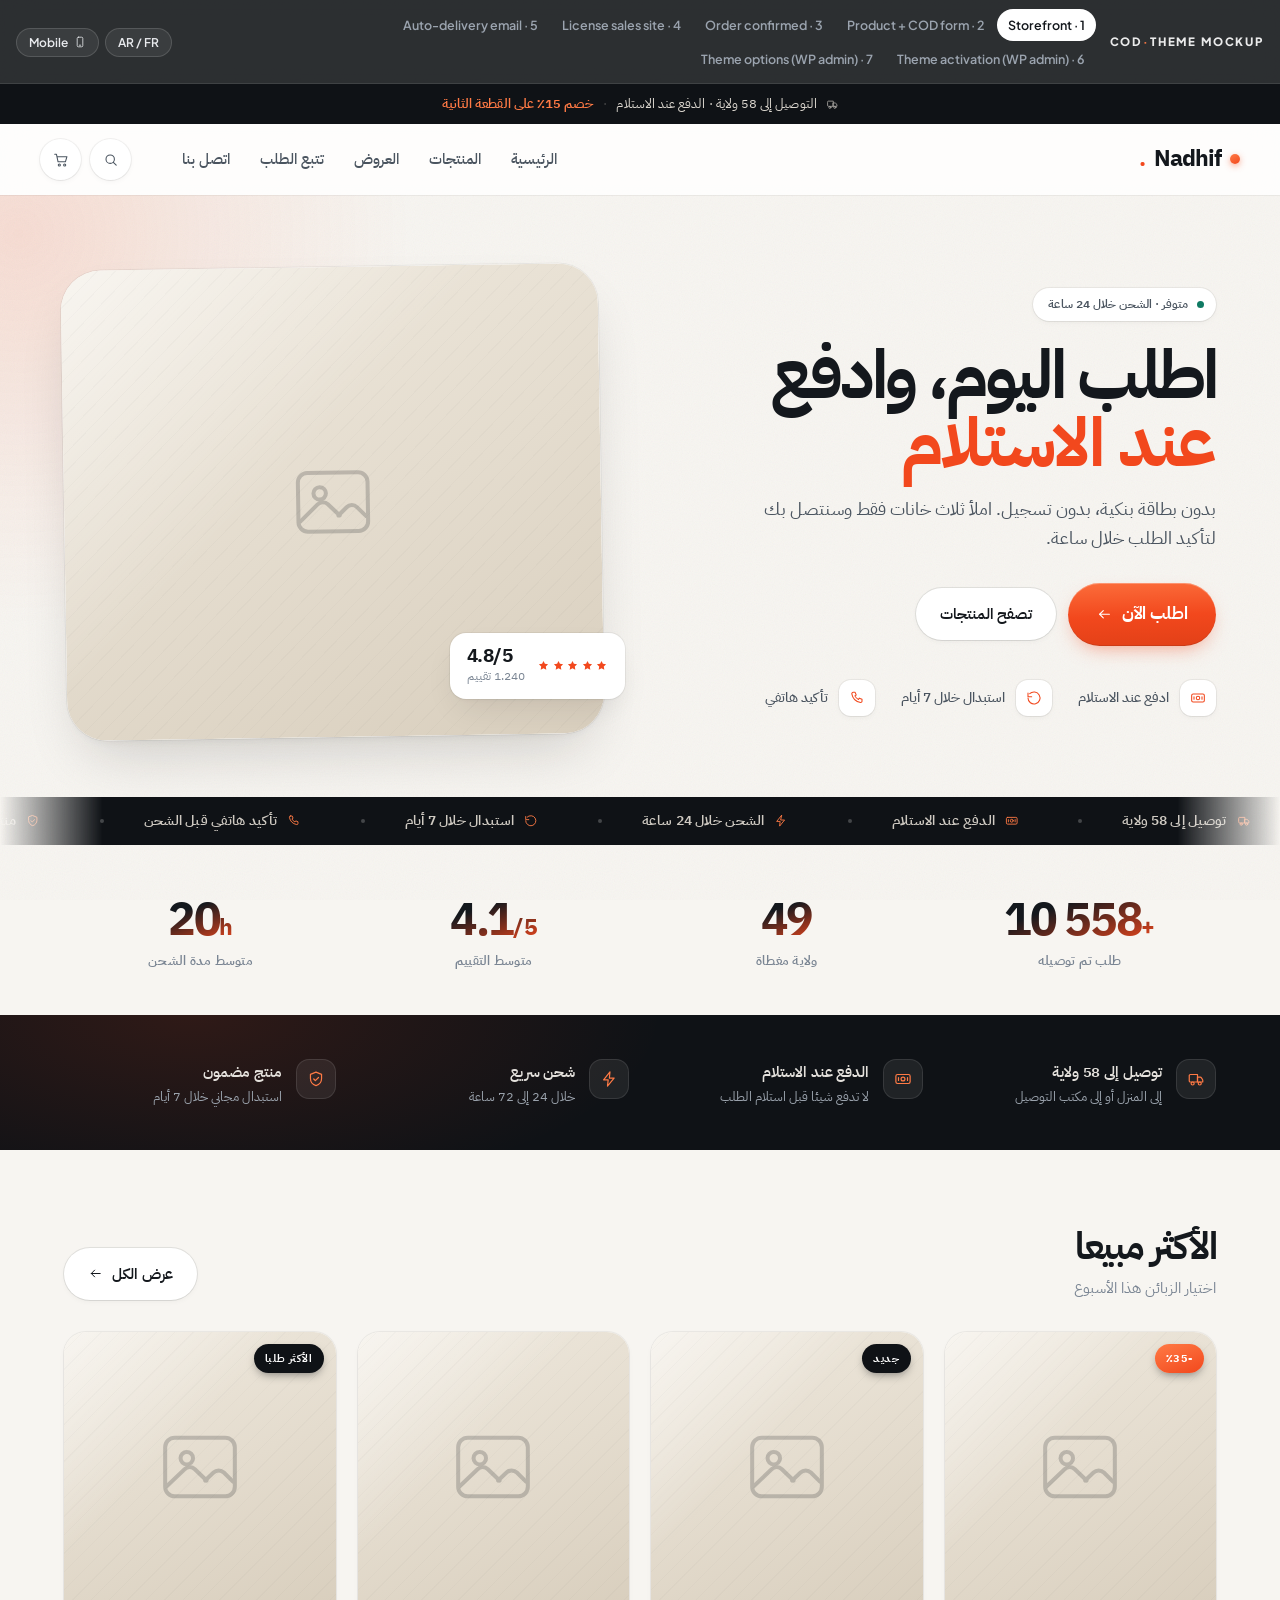
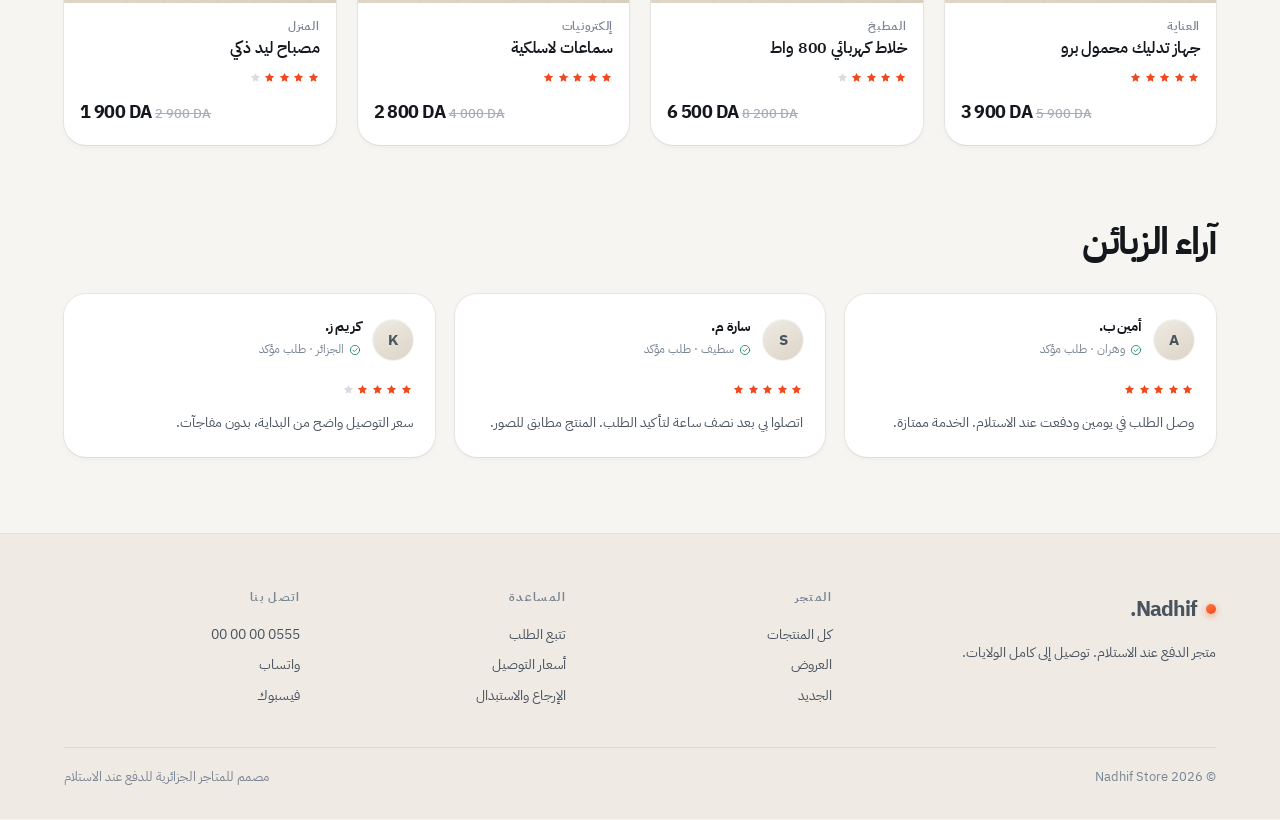
<file: index.html>
<!DOCTYPE html>
<html lang="fr" dir="ltr">
<head>
<meta charset="utf-8">
<meta name="viewport" content="width=device-width, initial-scale=1">
<title>1 · Storefront — COD Reseller Theme</title>
<script>/* set language + direction before first paint, so the RTL flip
   never happens after the page has already been laid out */
(function(){try{var l=localStorage.getItem("mk_lang")||"ar";var d=document.documentElement;d.lang=l;d.dir=(l==="ar")?"rtl":"ltr";if(localStorage.getItem("mk_dev")==="m")d.className+=" mobile";}catch(e){}})();</script>
<link rel="preload" as="font" type="font/woff2" href="assets/fonts/plus-jakarta-sans-400-normal-latin.woff2" crossorigin>
<link rel="preload" as="font" type="font/woff2" href="assets/fonts/plus-jakarta-sans-600-normal-latin.woff2" crossorigin>
<link rel="preload" as="font" type="font/woff2" href="assets/fonts/plus-jakarta-sans-800-normal-latin.woff2" crossorigin>
<link rel="preload" as="font" type="font/woff2" href="assets/fonts/ibm-plex-sans-arabic-400-normal-arabic.woff2" crossorigin>
<link rel="preload" as="font" type="font/woff2" href="assets/fonts/ibm-plex-sans-arabic-700-normal-arabic.woff2" crossorigin>
<link rel="preload" as="font" type="font/woff2" href="assets/fonts/instrument-serif-400-italic-latin.woff2" crossorigin>
<link rel="preload" as="font" type="font/woff2" href="assets/fonts/instrument-serif-400-normal-latin.woff2" crossorigin>
<link rel="stylesheet" href="assets/fonts.css">
<link rel="stylesheet" href="assets/app.css">
</head>
<body>
<div id="mockbar" class="mockbar"><div class="mockbar-in"><div class="brand">COD<span>·</span>Theme mockup</div><div class="mocknav"><a href="index.html" class="on">1 · Storefront</a><a href="product.html">2 · Product + COD form</a><a href="thankyou.html">3 · Order confirmed</a><a href="sales-site.html">4 · License sales site</a><a href="email-delivery.html">5 · Auto-delivery email</a><a href="admin-license.html">6 · Theme activation (WP admin)</a><a href="admin-options.html">7 · Theme options (WP admin)</a></div><div class="mocktools"><button class="chip" id="tLang">AR / FR</button><button class="chip" id="tDev"><svg class="i "><use href="#i-phoneDev"></use></svg> Mobile</button></div></div></div>

<div class="frame">

  <div class="topstrip">
    <svg class="i"><use href="#i-truck"></use></svg>
    <span data-ar="التوصيل إلى 58 ولاية · الدفع عند الاستلام">Livraison vers 58 wilayas · Paiement à la livraison</span>
    <span class="sep">·</span>
    <b data-ar="خصم 15٪ على القطعة الثانية">-15% sur la 2ᵉ pièce</b>
  </div>

  <header class="site">
    <div class="wrap site-in">
      <a href="index.html" class="logo"><span class="dot"></span>Nadhif<span style="color:var(--accent)">.</span></a>
      <nav class="main">
        <a href="#" data-ar="الرئيسية">Accueil</a>
        <a href="product.html" data-ar="المنتجات">Produits</a>
        <a href="#" data-ar="العروض">Promotions</a>
        <a href="#" data-ar="تتبع الطلب">Suivi commande</a>
        <a href="#" data-ar="اتصل بنا">Contact</a>
      </nav>
      <div style="display:flex;gap:9px;margin-inline-start:18px">
        <button class="icon-btn" aria-label="Rechercher"><svg class="i"><use href="#i-search"></use></svg></button>
        <button class="icon-btn" aria-label="Panier"><svg class="i"><use href="#i-cart"></use></svg></button>
      </div>
    </div>
  </header>

  <!-- HERO -->
  <section class="hero">
    <div class="wrap hero-grid">
      <div data-rise>
        <span class="eyebrow"><span class="pulse"></span><span data-ar="متوفر · الشحن خلال 24 ساعة">En stock · expédié sous 24h</span></span>
        <h1 class="big" data-ar="اطلب اليوم، وادفع &lt;em&gt;عند الاستلام&lt;/em&gt;">Commandez aujourd'hui. Payez <em>à la livraison</em>.</h1>
        <p class="lede" data-ar="بدون بطاقة بنكية، بدون تسجيل. املأ ثلاث خانات فقط وسنتصل بك لتأكيد الطلب خلال ساعة.">Sans carte bancaire, sans inscription. Trois champs à remplir, on vous appelle sous une heure pour confirmer.</p>
        <div class="hero-cta">
          <a href="product.html" class="btn btn-primary btn-xl"><span data-ar="اطلب الآن">Commander maintenant</span><svg class="i arr"><use href="#i-arrow"></use></svg></a>
          <a href="#grid" class="btn btn-ghost" data-ar="تصفح المنتجات">Voir le catalogue</a>
        </div>
        <div class="trust-row">
          <div class="trust"><span class="ic"><svg class="i"><use href="#i-cash"></use></svg></span><span data-ar="ادفع عند الاستلام">Paiement à la réception</span></div>
          <div class="trust"><span class="ic"><svg class="i"><use href="#i-ret"></use></svg></span><span data-ar="استبدال خلال 7 أيام">Échange sous 7 jours</span></div>
          <div class="trust"><span class="ic"><svg class="i"><use href="#i-phone"></use></svg></span><span data-ar="تأكيد هاتفي">Confirmation par téléphone</span></div>
        </div>
      </div>
      <div class="hero-art" data-rise>
        <div class="hero-card"><div class="ph"></div></div>
        <div class="hero-float">
          <span class="stars starrow" data-rate="5"></span>
          <div><div class="n">4.8/5</div><div style="font-size:12px;color:var(--ink-mute)" data-ar="1.240 تقييم">1 240 avis clients</div></div>
        </div>
      </div>
    </div>
  </section>

  <!-- SCROLLING TRUST MARQUEE -->
  <div class="marquee">
    <div class="track">
      <span class="m"><svg class="i"><use href="#i-truck"></use></svg><span data-ar="توصيل إلى 58 ولاية">Livraison 58 wilayas</span></span>
      <span class="m"><svg class="i"><use href="#i-cash"></use></svg><span data-ar="الدفع عند الاستلام">Paiement à la livraison</span></span>
      <span class="m"><svg class="i"><use href="#i-bolt"></use></svg><span data-ar="الشحن خلال 24 ساعة">Expédition sous 24h</span></span>
      <span class="m"><svg class="i"><use href="#i-ret"></use></svg><span data-ar="استبدال خلال 7 أيام">Échange sous 7 jours</span></span>
      <span class="m"><svg class="i"><use href="#i-phone"></use></svg><span data-ar="تأكيد هاتفي قبل الشحن">Confirmation par téléphone</span></span>
      <span class="m"><svg class="i"><use href="#i-shield"></use></svg><span data-ar="منتجات أصلية">Produits garantis</span></span>
      <span class="m"><svg class="i"><use href="#i-truck"></use></svg><span data-ar="توصيل إلى 58 ولاية">Livraison 58 wilayas</span></span>
      <span class="m"><svg class="i"><use href="#i-cash"></use></svg><span data-ar="الدفع عند الاستلام">Paiement à la livraison</span></span>
      <span class="m"><svg class="i"><use href="#i-bolt"></use></svg><span data-ar="الشحن خلال 24 ساعة">Expédition sous 24h</span></span>
      <span class="m"><svg class="i"><use href="#i-ret"></use></svg><span data-ar="استبدال خلال 7 أيام">Échange sous 7 jours</span></span>
      <span class="m"><svg class="i"><use href="#i-phone"></use></svg><span data-ar="تأكيد هاتفي قبل الشحن">Confirmation par téléphone</span></span>
      <span class="m"><svg class="i"><use href="#i-shield"></use></svg><span data-ar="منتجات أصلية">Produits garantis</span></span>
    </div>
  </div>

  <!-- ANIMATED STATS -->
  <section class="sec" style="padding:52px 0 44px">
    <div class="wrap statband">
      <div class="stat" data-rise><div class="nrow"><span class="num" data-to="12400">0</span><span class="suf">+</span></div><div class="lbl" data-ar="طلب تم توصيله">Commandes livrées</div></div>
      <div class="stat" data-rise><div class="nrow"><span class="num" data-to="58">0</span></div><div class="lbl" data-ar="ولاية مغطاة">Wilayas couvertes</div></div>
      <div class="stat" data-rise><div class="nrow"><span class="num" data-to="4.8" data-dec="1">0</span><span class="suf">/5</span></div><div class="lbl" data-ar="متوسط التقييم">Note moyenne</div></div>
      <div class="stat" data-rise><div class="nrow"><span class="num" data-to="24">0</span><span class="suf">h</span></div><div class="lbl" data-ar="متوسط مدة الشحن">Délai d'expédition</div></div>
    </div>
  </section>

  <!-- VALUE STRIP -->
  <section class="vstrip">
    <div class="wrap vgrid">
      <div class="vitem" data-rise><span class="ic"><svg class="i"><use href="#i-truck"></use></svg></span><div><h4 data-ar="توصيل إلى 58 ولاية">Livraison 58 wilayas</h4><p data-ar="إلى المنزل أو إلى مكتب التوصيل">À domicile ou en stopdesk</p></div></div>
      <div class="vitem" data-rise><span class="ic"><svg class="i"><use href="#i-cash"></use></svg></span><div><h4 data-ar="الدفع عند الاستلام">Paiement à la livraison</h4><p data-ar="لا تدفع شيئا قبل استلام الطلب">Vous ne payez qu'à réception</p></div></div>
      <div class="vitem" data-rise><span class="ic"><svg class="i"><use href="#i-bolt"></use></svg></span><div><h4 data-ar="شحن سريع">Expédition rapide</h4><p data-ar="خلال 24 إلى 72 ساعة">Entre 24h et 72h</p></div></div>
      <div class="vitem" data-rise><span class="ic"><svg class="i"><use href="#i-shield"></use></svg></span><div><h4 data-ar="منتج مضمون">Produit garanti</h4><p data-ar="استبدال مجاني خلال 7 أيام">Échange gratuit sous 7 jours</p></div></div>
    </div>
  </section>

  <!-- PRODUCT GRID -->
  <section class="sec" id="grid">
    <div class="wrap">
      <div class="sec-head" data-rise>
        <div>
          <h2 class="sec-title" data-ar="الأكثر مبيعا">Les plus vendus</h2>
          <p class="sec-sub" data-ar="اختيار الزبائن هذا الأسبوع">La sélection des clients cette semaine</p>
        </div>
        <a href="#" class="btn btn-ghost"><span data-ar="عرض الكل">Tout voir</span><svg class="i arr"><use href="#i-arrow"></use></svg></a>
      </div>
      <div class="pgrid">

        <a class="pcard" href="product.html" data-rise>
          <div class="phwrap"><div class="ph"></div><span class="badge hot" data-ar="-35٪">-35%</span></div>
          <div class="body">
            <p class="cat" data-ar="العناية">Soin &amp; Beauté</p>
            <h3 data-ar="جهاز تدليك محمول برو">Masseur portatif Pro</h3>
            <div class="stars" data-rate="5"></div>
            <div class="price">3 900 DA <span class="old">5 900 DA</span></div>
          </div>
        </a>

        <a class="pcard" href="product.html" data-rise>
          <div class="phwrap"><div class="ph"></div><span class="badge" data-ar="جديد">Nouveau</span></div>
          <div class="body">
            <p class="cat" data-ar="المطبخ">Cuisine</p>
            <h3 data-ar="خلاط كهربائي 800 واط">Blender 800W</h3>
            <div class="stars" data-rate="4"></div>
            <div class="price">6 500 DA <span class="old">8 200 DA</span></div>
          </div>
        </a>

        <a class="pcard" href="product.html" data-rise>
          <div class="phwrap"><div class="ph"></div></div>
          <div class="body">
            <p class="cat" data-ar="إلكترونيات">Électronique</p>
            <h3 data-ar="سماعات لاسلكية">Écouteurs sans fil</h3>
            <div class="stars" data-rate="5"></div>
            <div class="price">2 800 DA <span class="old">4 000 DA</span></div>
          </div>
        </a>

        <a class="pcard" href="product.html" data-rise>
          <div class="phwrap"><div class="ph"></div><span class="badge" data-ar="الأكثر طلبا">Top vente</span></div>
          <div class="body">
            <p class="cat" data-ar="المنزل">Maison</p>
            <h3 data-ar="مصباح ليد ذكي">Lampe LED connectée</h3>
            <div class="stars" data-rate="4"></div>
            <div class="price">1 900 DA <span class="old">2 900 DA</span></div>
          </div>
        </a>

      </div>
    </div>
  </section>

  <!-- REVIEWS -->
  <section class="sec" style="padding-top:0">
    <div class="wrap">
      <div class="sec-head" data-rise><div><h2 class="sec-title" data-ar="آراء الزبائن">Ils ont commandé</h2></div></div>
      <div class="rev-grid">

        <div class="rev" data-rise>
          <div class="who">
            <div class="av">A</div>
            <div>
              <b data-ar="أمين ب.">Amine B.</b>
              <span><svg class="i"><use href="#i-checkCircle"></use></svg><span data-ar="وهران · طلب مؤكد">Oran · Commande vérifiée</span></span>
            </div>
          </div>
          <div class="stars" data-rate="5"></div>
          <p data-ar="وصل الطلب في يومين ودفعت عند الاستلام. الخدمة ممتازة.">Reçu en deux jours, payé au livreur. Rien à redire.</p>
        </div>

        <div class="rev" data-rise>
          <div class="who">
            <div class="av">S</div>
            <div>
              <b data-ar="سارة م.">Sarah M.</b>
              <span><svg class="i"><use href="#i-checkCircle"></use></svg><span data-ar="سطيف · طلب مؤكد">Sétif · Commande vérifiée</span></span>
            </div>
          </div>
          <div class="stars" data-rate="5"></div>
          <p data-ar="اتصلوا بي بعد نصف ساعة لتأكيد الطلب. المنتج مطابق للصور.">Appelée dans la demi-heure pour confirmer. Produit conforme.</p>
        </div>

        <div class="rev" data-rise>
          <div class="who">
            <div class="av">K</div>
            <div>
              <b data-ar="كريم ز.">Karim Z.</b>
              <span><svg class="i"><use href="#i-checkCircle"></use></svg><span data-ar="الجزائر · طلب مؤكد">Alger · Commande vérifiée</span></span>
            </div>
          </div>
          <div class="stars" data-rate="4"></div>
          <p data-ar="سعر التوصيل واضح من البداية، بدون مفاجآت.">Le prix de livraison est affiché dès le début, aucune surprise.</p>
        </div>

      </div>
    </div>
  </section>

  <footer class="site">
    <div class="wrap">
      <div class="fgrid">
        <div>
          <a href="index.html" class="logo" style="font-size:21px"><span class="dot"></span>Nadhif.</a>
          <p style="font-size:14px;color:var(--ink-soft);max-width:34ch;margin-top:12px" data-ar="متجر الدفع عند الاستلام. توصيل إلى كامل الولايات.">Boutique en paiement à la livraison. Expédition vers toutes les wilayas.</p>
        </div>
        <div><h5 data-ar="المتجر">Boutique</h5><a href="#" data-ar="كل المنتجات">Tous les produits</a><a href="#" data-ar="العروض">Promotions</a><a href="#" data-ar="الجديد">Nouveautés</a></div>
        <div><h5 data-ar="المساعدة">Aide</h5><a href="#" data-ar="تتبع الطلب">Suivre ma commande</a><a href="#" data-ar="أسعار التوصيل">Tarifs de livraison</a><a href="#" data-ar="الإرجاع والاستبدال">Retours &amp; échanges</a></div>
        <div><h5 data-ar="اتصل بنا">Contact</h5><a href="#">0555 00 00 00</a><a href="#" data-ar="واتساب">WhatsApp</a><a href="#" data-ar="فيسبوك">Facebook</a></div>
      </div>
      <div class="fbot">
        <span>© 2026 Nadhif Store</span>
        <span data-ar="مصمم للمتاجر الجزائرية للدفع عند الاستلام">Conçu pour les boutiques COD algériennes</span>
      </div>
    </div>
  </footer>

</div>
<script src="assets/app.js"></script>
</body>
</html>
</file>
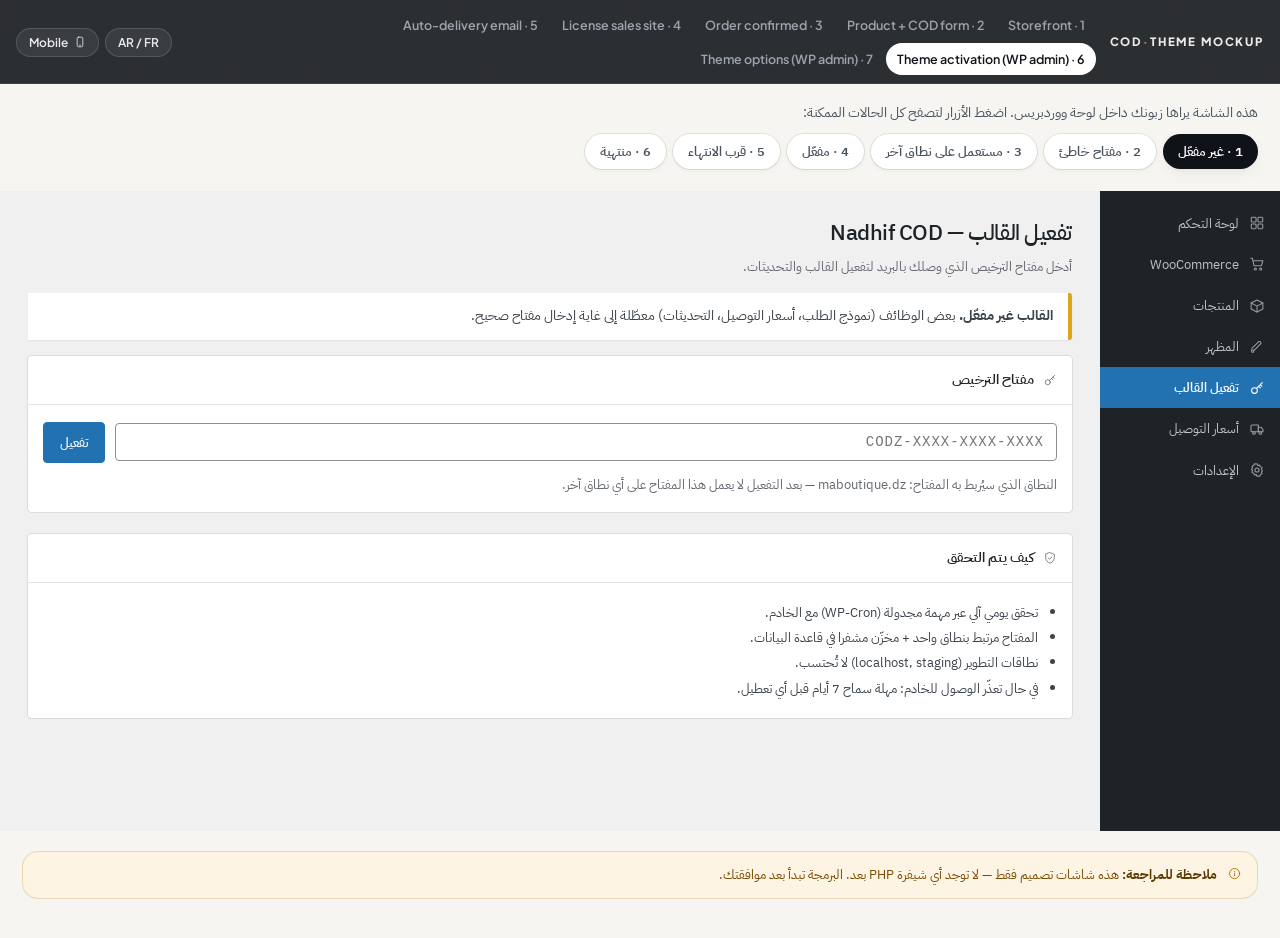
<file: admin-license.html>
<!DOCTYPE html>
<html lang="fr" dir="ltr">
<head>
<meta charset="utf-8">
<meta name="viewport" content="width=device-width, initial-scale=1">
<title>6 · Theme activation (WP admin) — COD Reseller Theme</title>
<script>/* set language + direction before first paint, so the RTL flip
   never happens after the page has already been laid out */
(function(){try{var l=localStorage.getItem("mk_lang")||"ar";var d=document.documentElement;d.lang=l;d.dir=(l==="ar")?"rtl":"ltr";if(localStorage.getItem("mk_dev")==="m")d.className+=" mobile";}catch(e){}})();</script>
<link rel="preload" as="font" type="font/woff2" href="assets/fonts/plus-jakarta-sans-400-normal-latin.woff2" crossorigin>
<link rel="preload" as="font" type="font/woff2" href="assets/fonts/plus-jakarta-sans-600-normal-latin.woff2" crossorigin>
<link rel="preload" as="font" type="font/woff2" href="assets/fonts/plus-jakarta-sans-800-normal-latin.woff2" crossorigin>
<link rel="preload" as="font" type="font/woff2" href="assets/fonts/ibm-plex-sans-arabic-400-normal-arabic.woff2" crossorigin>
<link rel="preload" as="font" type="font/woff2" href="assets/fonts/ibm-plex-sans-arabic-700-normal-arabic.woff2" crossorigin>
<link rel="preload" as="font" type="font/woff2" href="assets/fonts/instrument-serif-400-italic-latin.woff2" crossorigin>
<link rel="preload" as="font" type="font/woff2" href="assets/fonts/instrument-serif-400-normal-latin.woff2" crossorigin>
<link rel="stylesheet" href="assets/fonts.css">
<link rel="stylesheet" href="assets/app.css">
</head>
<body>
<div id="mockbar" class="mockbar"><div class="mockbar-in"><div class="brand">COD<span>·</span>Theme mockup</div><div class="mocknav"><a href="index.html">1 · Storefront</a><a href="product.html">2 · Product + COD form</a><a href="thankyou.html">3 · Order confirmed</a><a href="sales-site.html">4 · License sales site</a><a href="email-delivery.html">5 · Auto-delivery email</a><a href="admin-license.html" class="on">6 · Theme activation (WP admin)</a><a href="admin-options.html">7 · Theme options (WP admin)</a></div><div class="mocktools"><button class="chip" id="tLang">AR / FR</button><button class="chip" id="tDev"><svg class="i "><use href="#i-phoneDev"></use></svg> Mobile</button></div></div></div>

<div class="frame">

  <div style="background:var(--sand);padding:18px 22px 6px">
    <p style="margin:0 0 10px;font-size:13.6px;color:var(--ink-soft)" data-ar="هذه الشاشة يراها زبونك داخل لوحة ووردبريس. اضغط الأزرار لتصفح كل الحالات الممكنة:">Écran vu par votre client dans son admin WordPress. Cliquez pour parcourir les états :</p>
    <div class="statetabs">
      <button class="statetab on" data-state="new" data-ar="1 · غير مفعّل">1 · Non activée</button>
      <button class="statetab" data-state="bad" data-ar="2 · مفتاح خاطئ">2 · Clé invalide</button>
      <button class="statetab" data-state="taken" data-ar="3 · مستعمل على نطاق آخر">3 · Déjà utilisée ailleurs</button>
      <button class="statetab" data-state="ok" data-ar="4 · مفعّل">4 · Active</button>
      <button class="statetab" data-state="soon" data-ar="5 · قرب الانتهاء">5 · Expire bientôt</button>
      <button class="statetab" data-state="dead" data-ar="6 · منتهية">6 · Expirée</button>
    </div>
  </div>

  <div class="wpadmin">
    <div class="wpside">
      <div class="item"><svg class="i "><use href="#i-grid"></use></svg> <span data-ar="لوحة التحكم">Tableau de bord</span></div>
      <div class="item"><svg class="i "><use href="#i-cart"></use></svg> <span>WooCommerce</span></div>
      <div class="item"><svg class="i "><use href="#i-box"></use></svg> <span data-ar="المنتجات">Produits</span></div>
      <div class="item"><svg class="i "><use href="#i-brush"></use></svg> <span data-ar="المظهر">Apparence</span></div>
      <div class="item on"><svg class="i "><use href="#i-key"></use></svg> <span data-ar="تفعيل القالب">Activation du thème</span></div>
      <div class="item"><svg class="i "><use href="#i-truck"></use></svg> <span data-ar="أسعار التوصيل">Tarifs de livraison</span></div>
      <div class="item"><svg class="i "><use href="#i-gear"></use></svg> <span data-ar="الإعدادات">Réglages</span></div>
    </div>

    <div class="wpmain">
      <h1 class="wph" data-ar="تفعيل القالب — Nadhif COD">Activation du thème — Nadhif COD</h1>
      <p style="font-size:13.4px;color:#646970;margin:0" data-ar="أدخل مفتاح الترخيص الذي وصلك بالبريد لتفعيل القالب والتحديثات.">Saisissez la clé reçue par e-mail pour activer le thème et les mises à jour.</p>

      <!-- STATE 1 : not activated -->
      <div data-state="new">
        <div class="wpnotice warn">
          <b data-ar="القالب غير مفعّل.">Thème non activé.</b>
          <span data-ar="بعض الوظائف (نموذج الطلب، أسعار التوصيل، التحديثات) معطّلة إلى غاية إدخال مفتاح صحيح.">Le formulaire de commande, la grille de livraison et les mises à jour restent désactivés tant qu'aucune clé valide n'est saisie.</span>
        </div>
        <div class="wpbox">
          <div class="hd"><svg class="i "><use href="#i-key"></use></svg> <span data-ar="مفتاح الترخيص">Clé de licence</span></div>
          <div class="bd">
            <div class="wpfield">
              <input type="text" placeholder="CODZ-XXXX-XXXX-XXXX" value="">
              <button class="wpbtn" data-ar="تفعيل">Activer la licence</button>
            </div>
            <p style="font-size:12.8px;color:#646970;margin:12px 0 0" data-ar="النطاق الذي سيُربط به المفتاح: maboutique.dz — بعد التفعيل لا يعمل هذا المفتاح على أي نطاق آخر.">Domaine qui sera verrouillé : <code>maboutique.dz</code> — après activation, la clé ne fonctionnera sur aucun autre domaine.</p>
          </div>
        </div>
      </div>

      <!-- STATE 2 : invalid key -->
      <div data-state="bad" class="hidden">
        <div class="wpnotice err">
          <b data-ar="مفتاح غير معروف.">Clé inconnue.</b>
          <span data-ar="تحقق من المفتاح أو تواصل مع البائع. (رمز الخطأ: KEY_NOT_FOUND)">Vérifiez la saisie ou contactez le vendeur. (code : KEY_NOT_FOUND)</span>
        </div>
        <div class="wpbox">
          <div class="hd"><svg class="i "><use href="#i-key"></use></svg> <span data-ar="مفتاح الترخيص">Clé de licence</span></div>
          <div class="bd">
            <div class="wpfield">
              <input type="text" value="CODZ-0000-0000-0000" style="border-color:#D63638;background:#FCF0F1">
              <button class="wpbtn" data-ar="إعادة المحاولة">Réessayer</button>
            </div>
            <p style="font-size:12.8px;color:#646970;margin:12px 0 0" data-ar="الخادم رد خلال 0.4 ثانية. لن يُحجب القالب في حال انقطاع الاتصال بالخادم — تُمنح مهلة سماح 7 أيام.">Réponse du serveur en 0,4 s. En cas de serveur injoignable, le thème n'est pas bloqué : un délai de grâce de 7 jours s'applique.</p>
          </div>
        </div>
      </div>

      <!-- STATE 3 : already used on another domain -->
      <div data-state="taken" class="hidden">
        <div class="wpnotice err">
          <b data-ar="هذا المفتاح مستعمل على نطاق آخر.">Cette clé est déjà utilisée sur un autre domaine.</b>
          <span data-ar="مرتبط حاليا بـ ancienboutique.dz منذ 02/06/2026. (رمز الخطأ: DOMAIN_MISMATCH)">Verrouillée sur <code>ancienneboutique.dz</code> depuis le 02/06/2026. (code : DOMAIN_MISMATCH)</span>
        </div>
        <div class="wpbox">
          <div class="hd"><svg class="i "><use href="#i-refresh"></use></svg> <span data-ar="طلب نقل الرخصة">Demander un transfert</span></div>
          <div class="bd">
            <p style="font-size:13.4px;margin:0 0 13px" data-ar="إذا غيّرت النطاق، أرسل طلب نقل. البائع يوافق عليه من لوحته وتُفعَّل الرخصة على النطاق الجديد.">Si vous avez changé de domaine, envoyez une demande de transfert. Le vendeur la valide depuis son tableau de bord et la clé bascule sur le nouveau domaine.</p>
            <button class="wpbtn sec" data-ar="إرسال طلب نقل إلى maboutique.dz">Demander le transfert vers maboutique.dz</button>
          </div>
        </div>
      </div>

      <!-- STATE 4 : active -->
      <div data-state="ok" class="hidden">
        <div class="wpnotice ok">
          <b data-ar="الرخصة مفعّلة.">Licence active.</b>
          <span data-ar="كل وظائف القالب والتحديثات متاحة.">Toutes les fonctions du thème et les mises à jour sont disponibles.</span>
        </div>
        <div class="wpbox">
          <div class="hd"><svg class="i "><use href="#i-checkCircle"></use></svg> <span data-ar="حالة الرخصة">État de la licence</span></div>
          <div class="bd">
            <table class="lictable">
              <tr><td data-ar="المفتاح">Clé</td><td><code>CODZ-7F3A-••••-B2EM</code></td></tr>
              <tr><td data-ar="الحالة">Statut</td><td><span class="pill green"><svg class="i i-sm"><use href="#i-checkCircle"></use></svg><span data-ar="مفعّلة">Active</span></span></td></tr>
              <tr><td data-ar="النطاق المرتبط">Domaine verrouillé</td><td><code>maboutique.dz</code></td></tr>
              <tr><td data-ar="الخطة">Offre</td><td data-ar="3 أشهر">3 mois</td></tr>
              <tr><td data-ar="تاريخ الانتهاء">Expire le</td><td>13/11/2026</td></tr>
              <tr><td data-ar="المدة المتبقية">Temps restant</td><td>
                <span data-ar="63 يوما">63 jours</span>
                <div class="meter"><i style="width:70%"></i></div>
              </td></tr>
              <tr><td data-ar="آخر تحقق">Dernière vérification</td><td data-ar="اليوم 03:00 (تحقق يومي آلي)">Aujourd'hui 03:00 (contrôle quotidien automatique)</td></tr>
            </table>
            <div style="margin-top:16px;display:flex;gap:9px;flex-wrap:wrap">
              <button class="wpbtn sec" data-ar="التحقق الآن">Vérifier maintenant</button>
              <button class="wpbtn danger" data-ar="إلغاء التفعيل على هذا الموقع">Désactiver sur ce site</button>
            </div>
          </div>
        </div>
      </div>

      <!-- STATE 5 : expiring soon -->
      <div data-state="soon" class="hidden">
        <div class="wpnotice warn">
          <b data-ar="تنتهي الرخصة خلال 6 أيام.">Votre licence expire dans 6 jours.</b>
          <span data-ar="جدّدها قبل 19/08/2026 حتى لا يتوقف نموذج الطلب.">Renouvelez avant le 19/08/2026 pour éviter la désactivation du formulaire de commande.</span>
        </div>
        <div class="wpbox">
          <div class="hd"><svg class="i "><use href="#i-clock"></use></svg> <span data-ar="حالة الرخصة">État de la licence</span></div>
          <div class="bd">
            <table class="lictable">
              <tr><td data-ar="الحالة">Statut</td><td><span class="pill"><svg class="i i-sm"><use href="#i-clock"></use></svg><span data-ar="قرب الانتهاء">Expire bientôt</span></span></td></tr>
              <tr><td data-ar="النطاق المرتبط">Domaine verrouillé</td><td><code>maboutique.dz</code></td></tr>
              <tr><td data-ar="تاريخ الانتهاء">Expire le</td><td>19/08/2026</td></tr>
              <tr><td data-ar="المدة المتبقية">Temps restant</td><td><span data-ar="6 أيام">6 jours</span><div class="meter"><i class="warn" style="width:9%"></i></div></td></tr>
            </table>
            <div style="margin-top:16px"><button class="wpbtn" data-ar="تجديد الرخصة">Renouveler la licence</button></div>
          </div>
        </div>
      </div>

      <!-- STATE 6 : expired -->
      <div data-state="dead" class="hidden">
        <div class="wpnotice err">
          <b data-ar="انتهت صلاحية الرخصة.">Licence expirée.</b>
          <span data-ar="نموذج الطلب وأسعار التوصيل والتحديثات معطّلة. تصميم الموقع ومحتواه لم يُحذف — يعود كل شيء فور التجديد.">Le formulaire de commande, la grille de livraison et les mises à jour sont désactivés. Le contenu et le design du site ne sont pas supprimés : tout revient dès le renouvellement.</span>
        </div>
        <div class="wpbox">
          <div class="hd"><svg class="i "><use href="#i-ban"></use></svg> <span data-ar="حالة الرخصة">État de la licence</span></div>
          <div class="bd">
            <table class="lictable">
              <tr><td data-ar="الحالة">Statut</td><td><span class="pill red"><svg class="i i-sm"><use href="#i-ban"></use></svg><span data-ar="منتهية">Expirée</span></span></td></tr>
              <tr><td data-ar="تاريخ الانتهاء">Expirée le</td><td>02/08/2026</td></tr>
              <tr><td data-ar="المدة المتبقية">Temps restant</td><td><span data-ar="0 يوم">0 jour</span><div class="meter"><i class="bad" style="width:2%"></i></div></td></tr>
            </table>
            <div style="margin-top:16px;display:flex;gap:9px;flex-wrap:wrap">
              <button class="wpbtn" data-ar="تجديد الآن">Renouveler maintenant</button>
              <button class="wpbtn sec" data-ar="إدخال مفتاح آخر">Saisir une autre clé</button>
            </div>
          </div>
        </div>
      </div>

      <div class="wpbox">
        <div class="hd"><svg class="i "><use href="#i-shield"></use></svg> <span data-ar="كيف يتم التحقق">Comment se fait la vérification</span></div>
        <div class="bd">
          <ul style="margin:0;padding-inline-start:19px;font-size:13.4px;color:#3C434A;line-height:1.9">
            <li data-ar="تحقق يومي آلي عبر مهمة مجدولة (WP-Cron) مع الخادم.">Contrôle quotidien automatique (WP-Cron) auprès du serveur de licences</li>
            <li data-ar="المفتاح مرتبط بنطاق واحد + مخزّن مشفرا في قاعدة البيانات.">Clé verrouillée sur un seul domaine, stockée chiffrée en base</li>
            <li data-ar="نطاقات التطوير (localhost, staging) لا تُحتسب.">Les environnements de test (localhost, staging) ne consomment pas d'activation</li>
            <li data-ar="في حال تعذّر الوصول للخادم: مهلة سماح 7 أيام قبل أي تعطيل.">Serveur injoignable : 7 jours de grâce avant toute désactivation</li>
          </ul>
        </div>
      </div>

    </div>
  </div>

  <div style="background:var(--sand);padding:20px 22px 40px">
    <div class="note" style="margin:0">
      <svg class="i "><use href="#i-info"></use></svg>
      <span data-ar="&lt;b&gt;ملاحظة للمراجعة:&lt;/b&gt; هذه شاشات تصميم فقط — لا توجد أي شيفرة PHP بعد. البرمجة تبدأ بعد موافقتك.">
        <b>Note de revue :</b> ce ne sont que des écrans de design — aucun code PHP n'a encore été écrit. Le développement démarre après votre validation.
      </span>
    </div>
  </div>

</div>
<script src="assets/app.js"></script>
</body>
</html>
</file>
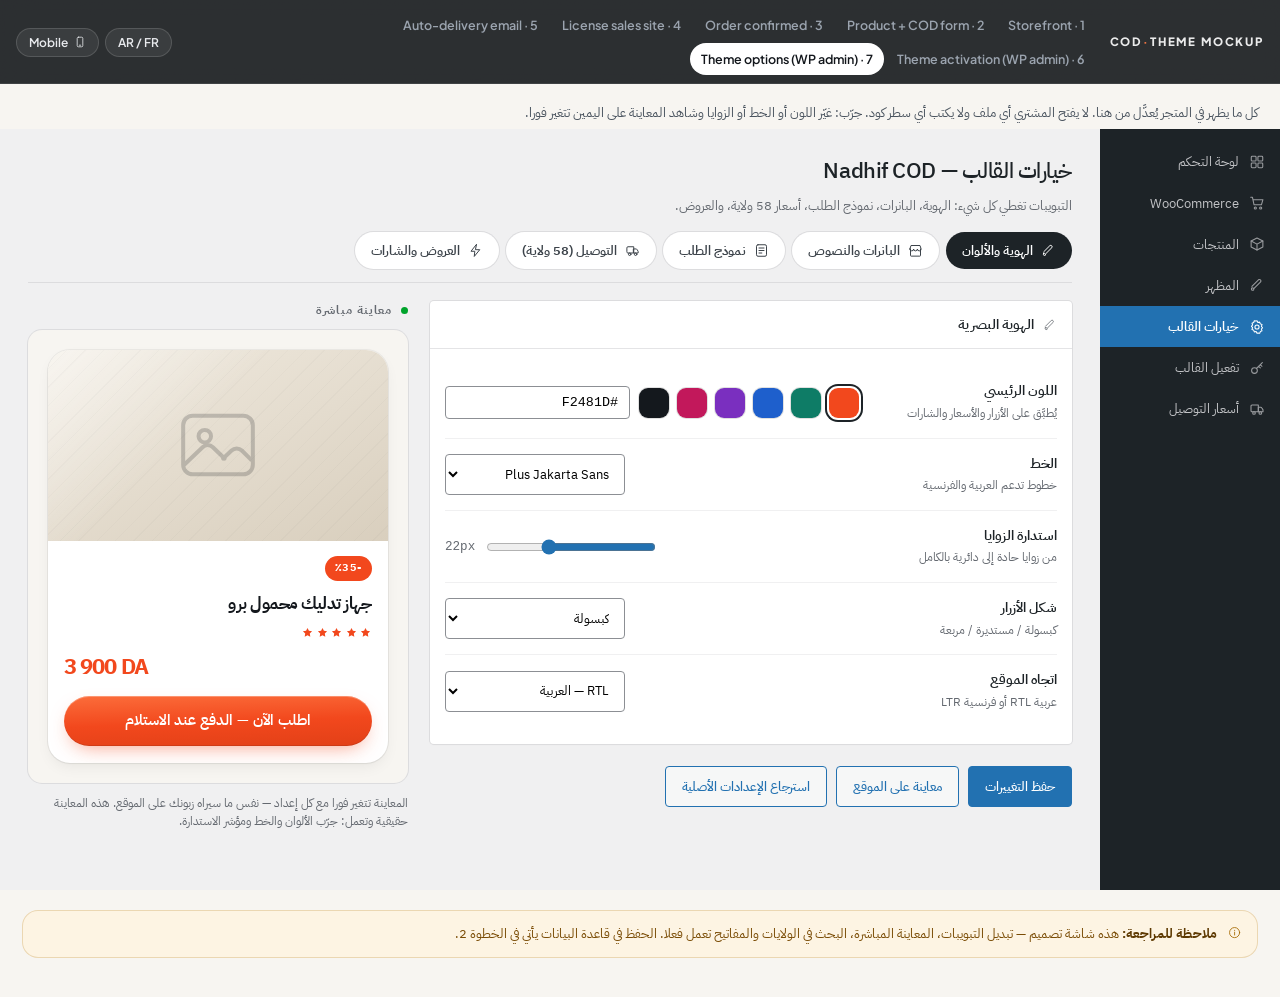
<file: admin-options.html>
<!DOCTYPE html>
<html lang="fr" dir="ltr">
<head>
<meta charset="utf-8">
<meta name="viewport" content="width=device-width, initial-scale=1">
<title>7 · Theme options (WP admin) — COD Reseller Theme</title>
<script>/* set language + direction before first paint, so the RTL flip
   never happens after the page has already been laid out */
(function(){try{var l=localStorage.getItem("mk_lang")||"ar";var d=document.documentElement;d.lang=l;d.dir=(l==="ar")?"rtl":"ltr";if(localStorage.getItem("mk_dev")==="m")d.className+=" mobile";}catch(e){}})();</script>
<link rel="preload" as="font" type="font/woff2" href="assets/fonts/plus-jakarta-sans-400-normal-latin.woff2" crossorigin>
<link rel="preload" as="font" type="font/woff2" href="assets/fonts/plus-jakarta-sans-600-normal-latin.woff2" crossorigin>
<link rel="preload" as="font" type="font/woff2" href="assets/fonts/plus-jakarta-sans-800-normal-latin.woff2" crossorigin>
<link rel="preload" as="font" type="font/woff2" href="assets/fonts/ibm-plex-sans-arabic-400-normal-arabic.woff2" crossorigin>
<link rel="preload" as="font" type="font/woff2" href="assets/fonts/ibm-plex-sans-arabic-700-normal-arabic.woff2" crossorigin>
<link rel="preload" as="font" type="font/woff2" href="assets/fonts/instrument-serif-400-italic-latin.woff2" crossorigin>
<link rel="preload" as="font" type="font/woff2" href="assets/fonts/instrument-serif-400-normal-latin.woff2" crossorigin>
<link rel="stylesheet" href="assets/fonts.css">
<link rel="stylesheet" href="assets/app.css">
</head>
<body>
<div id="mockbar" class="mockbar"><div class="mockbar-in"><div class="brand">COD<span>·</span>Theme mockup</div><div class="mocknav"><a href="index.html">1 · Storefront</a><a href="product.html">2 · Product + COD form</a><a href="thankyou.html">3 · Order confirmed</a><a href="sales-site.html">4 · License sales site</a><a href="email-delivery.html">5 · Auto-delivery email</a><a href="admin-license.html">6 · Theme activation (WP admin)</a><a href="admin-options.html" class="on">7 · Theme options (WP admin)</a></div><div class="mocktools"><button class="chip" id="tLang">AR / FR</button><button class="chip" id="tDev"><svg class="i "><use href="#i-phoneDev"></use></svg> Mobile</button></div></div></div>

<div class="frame">

  <div style="background:var(--sand);padding:18px 22px 6px">
    <p style="margin:0;font-size:13.4px;color:var(--ink-soft)" data-ar="كل ما يظهر في المتجر يُعدَّل من هنا. لا يفتح المشتري أي ملف ولا يكتب أي سطر كود. جرّب: غيّر اللون أو الخط أو الزوايا وشاهد المعاينة على اليمين تتغير فورا.">Tout ce qui s'affiche sur la boutique se règle ici. L'acheteur n'ouvre aucun fichier et n'écrit aucune ligne de code. Essayez : changez la couleur, la police ou les angles — l'aperçu à droite se met à jour instantanément.</p>
  </div>

  <div class="wpadmin">
    <div class="wpside">
      <div class="item"><svg class="i"><use href="#i-grid"></use></svg> <span data-ar="لوحة التحكم">Tableau de bord</span></div>
      <div class="item"><svg class="i"><use href="#i-cart"></use></svg> <span>WooCommerce</span></div>
      <div class="item"><svg class="i"><use href="#i-box"></use></svg> <span data-ar="المنتجات">Produits</span></div>
      <div class="item"><svg class="i"><use href="#i-brush"></use></svg> <span data-ar="المظهر">Apparence</span></div>
      <div class="item on"><svg class="i"><use href="#i-gear"></use></svg> <span data-ar="خيارات القالب">Options du thème</span></div>
      <div class="item"><svg class="i"><use href="#i-key"></use></svg> <span data-ar="تفعيل القالب">Activation du thème</span></div>
      <div class="item"><svg class="i"><use href="#i-truck"></use></svg> <span data-ar="أسعار التوصيل">Tarifs de livraison</span></div>
    </div>

    <div class="wpmain">
      <h1 class="wph" data-ar="خيارات القالب — Nadhif COD">Options du thème — Nadhif COD</h1>
      <p style="font-size:13.4px;color:#646970;margin:0" data-ar="التبويبات تغطي كل شيء: الهوية، البانرات، نموذج الطلب، أسعار 58 ولاية، والعروض.">Les onglets couvrent tout : identité, bannières, formulaire, tarifs des 58 wilayas, offres.</p>

      <div class="optbar">
        <button class="wptab on" data-tab="brand"><svg class="i"><use href="#i-brush"></use></svg><span data-ar="الهوية والألوان">Identité &amp; couleurs</span></button>
        <button class="wptab" data-tab="banner"><svg class="i"><use href="#i-store"></use></svg><span data-ar="البانرات والنصوص">Bannières &amp; textes</span></button>
        <button class="wptab" data-tab="form"><svg class="i"><use href="#i-form"></use></svg><span data-ar="نموذج الطلب">Formulaire COD</span></button>
        <button class="wptab" data-tab="ship"><svg class="i"><use href="#i-truck"></use></svg><span data-ar="التوصيل (58 ولاية)">Livraison (58 wilayas)</span></button>
        <button class="wptab" data-tab="offer"><svg class="i"><use href="#i-bolt"></use></svg><span data-ar="العروض والشارات">Offres &amp; badges</span></button>
      </div>

      <div class="optgrid">
        <div>

          <!-- ============ IDENTITY & COLOURS ============ -->
          <div class="optpane" data-tab="brand">
            <div class="wpbox">
              <div class="hd"><svg class="i"><use href="#i-brush"></use></svg> <span data-ar="الهوية البصرية">Identité visuelle</span></div>
              <div class="bd">
                <div class="optrow">
                  <div class="lb"><b data-ar="اللون الرئيسي">Couleur principale</b><span data-ar="يُطبَّق على الأزرار والأسعار والشارات">Appliquée aux boutons, prix et badges</span></div>
                  <div class="ct">
                    <div class="swatches">
                      <button class="swatch on" data-var="--accent" data-val="#F2481D" data-val2="#FF7A45" data-wash="#FFF3EE"></button>
                      <button class="swatch" data-var="--accent" data-val="#0E7C66" data-val2="#16A085" data-wash="#E7F4F0"></button>
                      <button class="swatch" data-var="--accent" data-val="#1E5FCC" data-val2="#4A8CF7" data-wash="#EDF3FF"></button>
                      <button class="swatch" data-var="--accent" data-val="#7A2FBF" data-val2="#A462E8" data-wash="#F5EDFF"></button>
                      <button class="swatch" data-var="--accent" data-val="#C2185B" data-val2="#E8558C" data-wash="#FFEDF3"></button>
                      <button class="swatch" data-var="--accent" data-val="#14181D" data-val2="#3C4652" data-wash="#F1F1F2"></button>
                    </div>
                    <input type="text" id="optHex" value="#F2481D" style="min-width:100px;font-family:var(--mono)">
                  </div>
                </div>

                <div class="optrow">
                  <div class="lb"><b data-ar="الخط">Police de caractères</b><span data-ar="خطوط تدعم العربية والفرنسية">Polices compatibles arabe et français</span></div>
                  <div class="ct">
                    <select id="optFont">
                      <option value="'Plus Jakarta Sans',sans-serif">Plus Jakarta Sans</option>
                      <option value="'IBM Plex Sans Arabic',sans-serif">IBM Plex Sans Arabic</option>
                      <option value="Georgia,serif">Georgia</option>
                      <option value="system-ui,sans-serif">Système</option>
                    </select>
                  </div>
                </div>

                <div class="optrow">
                  <div class="lb"><b data-ar="استدارة الزوايا">Arrondi des angles</b><span data-ar="من زوايا حادة إلى دائرية بالكامل">D'angles nets à totalement arrondis</span></div>
                  <div class="ct">
                    <input type="range" id="optRadius" min="0" max="34" value="22">
                    <span id="optRadiusVal" style="font-family:var(--mono);font-size:12.6px;color:#646970">22px</span>
                  </div>
                </div>

                <div class="optrow">
                  <div class="lb"><b data-ar="شكل الأزرار">Forme des boutons</b><span data-ar="كبسولة / مستديرة / مربعة">Capsule / arrondi / carré</span></div>
                  <div class="ct">
                    <select id="optBtn">
                      <option value="pill" data-ar="كبسولة">Capsule</option>
                      <option value="round" data-ar="مستديرة">Arrondi</option>
                      <option value="square" data-ar="مربعة">Carré</option>
                    </select>
                  </div>
                </div>

                <div class="optrow">
                  <div class="lb"><b data-ar="اتجاه الموقع">Sens de lecture</b><span data-ar="عربية RTL أو فرنسية LTR">Arabe (RTL) ou français (LTR)</span></div>
                  <div class="ct"><select><option>RTL — العربية</option><option>LTR — Français</option><option data-ar="الاثنان مع زر تبديل">Les deux + sélecteur</option></select></div>
                </div>
              </div>
            </div>
          </div>

          <!-- ============ BANNERS & TEXT ============ -->
          <div class="optpane hidden" data-tab="banner">
            <div class="wpbox">
              <div class="hd"><svg class="i"><use href="#i-store"></use></svg> <span data-ar="الشريط العلوي والبانر">Bandeau et bannière</span></div>
              <div class="bd">
                <div class="optrow">
                  <div class="lb"><b data-ar="الشريط العلوي">Bandeau du haut</b><span data-ar="النص المتحرك أعلى الصفحة">Le texte défilant en haut de page</span></div>
                  <div class="ct"><span class="tgl on"></span><input type="text" value="Livraison vers 58 wilayas"></div>
                </div>
                <div class="optrow">
                  <div class="lb"><b data-ar="عنوان البانر">Titre de la bannière</b><span data-ar="الكلمة الملوّنة تُحدَّد بين نجمتين">Le mot entre *astérisques* prend la couleur d'accent</span></div>
                  <div class="ct"><input type="text" value="Commandez aujourd'hui. Payez *à la livraison*." style="min-width:290px"></div>
                </div>
                <div class="optrow">
                  <div class="lb"><b data-ar="نص زر البانر">Texte du bouton</b><span data-ar="زر النداء الرئيسي">Le CTA principal</span></div>
                  <div class="ct"><input type="text" value="Commander maintenant"></div>
                </div>
                <div class="optrow">
                  <div class="lb"><b data-ar="صورة البانر">Image de la bannière</b><span data-ar="من مكتبة الوسائط">Depuis la médiathèque</span></div>
                  <div class="ct"><button class="wpbtn sec" data-ar="اختر صورة">Choisir une image</button></div>
                </div>
                <div class="optrow">
                  <div class="lb"><b data-ar="شريط الثقة المتحرك">Bandeau défilant de réassurance</b><span data-ar="العناصر التي تمر أسفل البانر">Les éléments qui défilent sous la bannière</span></div>
                  <div class="ct"><span class="tgl on"></span><button class="wpbtn sec" data-ar="تعديل العناصر (6)">Modifier les éléments (6)</button></div>
                </div>
                <div class="optrow">
                  <div class="lb"><b data-ar="شريط الأرقام">Bandeau de chiffres</b><span data-ar="عدد الزبائن، الولايات، التقييم">Clients, wilayas, note moyenne</span></div>
                  <div class="ct"><span class="tgl on"></span><button class="wpbtn sec" data-ar="تعديل">Modifier</button></div>
                </div>
              </div>
            </div>
          </div>

          <!-- ============ COD FORM ============ -->
          <div class="optpane hidden" data-tab="form">
            <div class="wpbox">
              <div class="hd"><svg class="i"><use href="#i-form"></use></svg> <span data-ar="خانات نموذج الطلب">Champs du formulaire</span></div>
              <div class="bd">
                <p style="font-size:12.8px;color:#646970;margin:0 0 13px" data-ar="اسحب لإعادة الترتيب. أطفئ خانة لإخفائها من نموذج الطلب.">Glissez pour réordonner. Désactivez un champ pour le retirer du formulaire.</p>
                <div class="fieldlist">
                  <div class="fieldrow"><span class="drag">⣿</span><span class="fn" data-ar="الاسم الكامل">Nom et prénom</span><span class="fk">billing_name</span><span class="req" data-ar="إجباري">Requis</span><span class="tgl on"></span></div>
                  <div class="fieldrow"><span class="drag">⣿</span><span class="fn" data-ar="رقم الهاتف">Téléphone</span><span class="fk">billing_phone</span><span class="req" data-ar="إجباري">Requis</span><span class="tgl on"></span></div>
                  <div class="fieldrow"><span class="drag">⣿</span><span class="fn" data-ar="الولاية">Wilaya</span><span class="fk">billing_state</span><span class="req" data-ar="إجباري">Requis</span><span class="tgl on"></span></div>
                  <div class="fieldrow"><span class="drag">⣿</span><span class="fn" data-ar="البلدية">Commune</span><span class="fk">billing_city</span><span class="req" data-ar="إجباري">Requis</span><span class="tgl on"></span></div>
                  <div class="fieldrow"><span class="drag">⣿</span><span class="fn" data-ar="العنوان الكامل">Adresse complète</span><span class="fk">billing_address</span><span class="req opt" data-ar="اختياري">Facultatif</span><span class="tgl"></span></div>
                  <div class="fieldrow"><span class="drag">⣿</span><span class="fn" data-ar="ملاحظة">Remarque</span><span class="fk">order_note</span><span class="req opt" data-ar="اختياري">Facultatif</span><span class="tgl on"></span></div>
                </div>
                <div style="margin-top:14px;display:flex;gap:9px;flex-wrap:wrap">
                  <button class="wpbtn sec" data-ar="+ إضافة خانة مخصصة">+ Ajouter un champ personnalisé</button>
                </div>
              </div>
            </div>
            <div class="wpbox">
              <div class="hd"><svg class="i"><use href="#i-shield"></use></svg> <span data-ar="التحقق ومكافحة الطلبات الوهمية">Validation &amp; anti-commandes fantômes</span></div>
              <div class="bd">
                <div class="optrow">
                  <div class="lb"><b data-ar="التحقق من رقم الهاتف الجزائري">Format téléphone algérien</b><span data-ar="10 أرقام تبدأ بـ 05 / 06 / 07">10 chiffres commençant par 05 / 06 / 07</span></div>
                  <div class="ct"><span class="tgl on"></span></div>
                </div>
                <div class="optrow">
                  <div class="lb"><b data-ar="منع تكرار نفس الرقم">Bloquer les doublons</b><span data-ar="طلب واحد لكل رقم خلال 24 ساعة">Une commande par numéro / 24h</span></div>
                  <div class="ct"><span class="tgl on"></span></div>
                </div>
                <div class="optrow">
                  <div class="lb"><b data-ar="إشعار واتساب عند كل طلب">Notification WhatsApp par commande</b><span data-ar="يُرسل إلى رقم المتجر">Envoyée au numéro de la boutique</span></div>
                  <div class="ct"><span class="tgl"></span><input type="text" value="0555 00 00 00"></div>
                </div>
              </div>
            </div>
          </div>

          <!-- ============ SHIPPING ============ -->
          <div class="optpane hidden" data-tab="ship">
            <div class="wpbox">
              <div class="hd"><svg class="i"><use href="#i-truck"></use></svg> <span data-ar="جدول أسعار التوصيل">Grille tarifaire</span> — <span id="shipCount">58</span>&nbsp;<span data-ar="ولاية">wilayas</span></div>
              <div class="bd">
                <div class="shiptools">
                  <input type="text" id="shipSearch" placeholder="Rechercher une wilaya…" data-ar-ph="ابحث عن ولاية…">
                  <button class="wpbtn sec" data-ar="استيراد CSV">Importer un CSV</button>
                  <button class="wpbtn sec" data-ar="تصدير CSV">Exporter</button>
                  <button class="wpbtn sec" data-ar="تعديل جماعي">Édition groupée</button>
                </div>
                <div class="shipwrap">
                  <table class="shiptable">
                    <thead><tr>
                      <th data-ar="الولاية">Wilaya</th>
                      <th data-ar="إلى المنزل">À domicile</th>
                      <th data-ar="مكتب التوصيل">Stopdesk</th>
                      <th data-ar="مفعّلة">Active</th>
                    </tr></thead>
                    <tbody id="shipRows"></tbody>
                  </table>
                </div>
                <div class="optrow" style="margin-top:6px">
                  <div class="lb"><b data-ar="توصيل مجاني ابتداء من">Livraison offerte à partir de</b><span data-ar="اتركه فارغا لتعطيله">Laisser vide pour désactiver</span></div>
                  <div class="ct"><input type="text" value="8000" style="min-width:110px"><span class="cur">DA</span></div>
                </div>
                <div class="optrow">
                  <div class="lb"><b data-ar="البلديات لكل ولاية">Communes par wilaya</b><span data-ar="قائمة قابلة للتعديل أو الاستيراد">Liste modifiable ou importable</span></div>
                  <div class="ct"><button class="wpbtn sec" data-ar="إدارة البلديات">Gérer les communes</button></div>
                </div>
              </div>
            </div>
          </div>

          <!-- ============ OFFERS & BADGES ============ -->
          <div class="optpane hidden" data-tab="offer">
            <div class="wpbox">
              <div class="hd"><svg class="i"><use href="#i-bolt"></use></svg> <span data-ar="عروض الكمية">Offres par quantité</span></div>
              <div class="bd">
                <div class="fieldlist">
                  <div class="fieldrow"><span class="drag">⣿</span><span class="fn" data-ar="قطعة واحدة">1 pièce</span><input type="text" value="3900" class="pxin"><span class="cur">DA</span><span class="tgl on"></span></div>
                  <div class="fieldrow"><span class="drag">⣿</span><span class="fn" data-ar="قطعتان">2 pièces</span><input type="text" value="6900" class="pxin"><span class="cur">DA</span><span class="tgl on"></span></div>
                  <div class="fieldrow"><span class="drag">⣿</span><span class="fn" data-ar="3 قطع">3 pièces</span><input type="text" value="9500" class="pxin"><span class="cur">DA</span><span class="tgl on"></span></div>
                </div>
                <div style="margin-top:13px"><button class="wpbtn sec" data-ar="+ إضافة عرض">+ Ajouter une offre</button></div>
              </div>
            </div>

            <div class="wpbox">
              <div class="hd"><svg class="i"><use href="#i-clock"></use></svg> <span data-ar="الشارات والمحفّزات">Badges &amp; déclencheurs</span></div>
              <div class="bd">
                <div class="optrow">
                  <div class="lb"><b data-ar="شارة التخفيض">Badge de réduction</b><span data-ar="تظهر تلقائيا إذا تجاوز التخفيض النسبة المحددة">S'affiche automatiquement au-delà du seuil</span></div>
                  <div class="ct"><span class="tgl on"></span><input type="text" value="15" style="min-width:70px"><span class="cur">%</span></div>
                </div>
                <div class="optrow">
                  <div class="lb"><b data-ar="تنبيه قرب نفاد المخزون">Alerte stock faible</b><span data-ar="«تبقى X قطعة» عندما ينزل المخزون تحت العتبة">« Il reste X pièces » sous ce seuil</span></div>
                  <div class="ct"><span class="tgl on"></span><input type="text" value="20" style="min-width:70px"></div>
                </div>
                <div class="optrow">
                  <div class="lb"><b data-ar="عدّاد انتهاء العرض">Compte à rebours de l'offre</b><span data-ar="المدة بالساعات، يُعاد تشغيله لكل زائر">Durée en heures, relancé par visiteur</span></div>
                  <div class="ct"><span class="tgl on"></span><input type="text" value="3" style="min-width:70px"><span class="cur" data-ar="ساعات">h</span></div>
                </div>
                <div class="optrow">
                  <div class="lb"><b data-ar="إشعارات الطلبات الأخيرة">Notifications « vient de commander »</b><span data-ar="أسماء وولايات حقيقية من آخر الطلبات">Noms et wilayas issus des vraies commandes</span></div>
                  <div class="ct"><span class="tgl on"></span><select style="min-width:150px"><option data-ar="كل 13 ثانية">Toutes les 13 s</option><option data-ar="كل 30 ثانية">Toutes les 30 s</option><option data-ar="كل دقيقة">Toutes les minutes</option></select></div>
                </div>
                <div class="optrow">
                  <div class="lb"><b data-ar="الشريط السفلي في الهاتف">Barre d'achat mobile</b><span data-ar="السعر + زر الطلب مثبتان أسفل الشاشة">Prix + bouton fixés en bas de l'écran</span></div>
                  <div class="ct"><span class="tgl on"></span></div>
                </div>
              </div>
            </div>
          </div>

          <div style="display:flex;gap:9px;flex-wrap:wrap;margin-bottom:22px">
            <button class="wpbtn" data-ar="حفظ التغييرات">Enregistrer les modifications</button>
            <button class="wpbtn sec" data-ar="معاينة على الموقع">Prévisualiser sur le site</button>
            <button class="wpbtn sec" data-ar="استرجاع الإعدادات الأصلية">Réinitialiser</button>
          </div>
        </div>

        <!-- ============ LIVE PREVIEW ============ -->
        <div class="pvbox">
          <div class="pvhead"><span class="live"></span><span data-ar="معاينة مباشرة">Aperçu en direct</span></div>
          <div class="livepv">
            <div class="pvcard">
              <div class="ph"></div>
              <div class="pvbody">
                <span class="pvbadge" data-ar="-35٪">-35%</span>
                <p class="pvttl" data-ar="جهاز تدليك محمول برو">Masseur portatif Pro</p>
                <div class="stars" data-rate="5"></div>
                <div class="pvprice">3 900 DA</div>
                <a href="#" class="btn btn-primary" data-ar="اطلب الآن — الدفع عند الاستلام">Commander — paiement à la livraison</a>
              </div>
            </div>
          </div>
          <p class="pvnote" data-ar="المعاينة تتغير فورا مع كل إعداد — نفس ما سيراه زبونك على الموقع. هذه المعاينة حقيقية وتعمل: جرّب الألوان والخط ومؤشر الاستدارة.">L'aperçu se met à jour à chaque réglage — exactement ce que verra votre client. Cet aperçu est réel et fonctionne : testez les couleurs, la police et le curseur d'arrondi.</p>
        </div>
      </div>

    </div>
  </div>

  <div style="background:var(--sand);padding:20px 22px 40px">
    <div class="note" style="margin:0">
      <svg class="i"><use href="#i-info"></use></svg>
      <span data-ar="&lt;b&gt;ملاحظة للمراجعة:&lt;/b&gt; هذه شاشة تصميم — تبديل التبويبات، المعاينة المباشرة، البحث في الولايات والمفاتيح تعمل فعلا. الحفظ في قاعدة البيانات يأتي في الخطوة 2."><b>Note de revue :</b> écran de design — les onglets, l'aperçu en direct, la recherche de wilaya et les interrupteurs fonctionnent déjà. L'enregistrement en base arrive à l'étape 2.</span>
    </div>
  </div>

</div>
<script src="assets/app.js"></script>
</body>
</html>
</file>
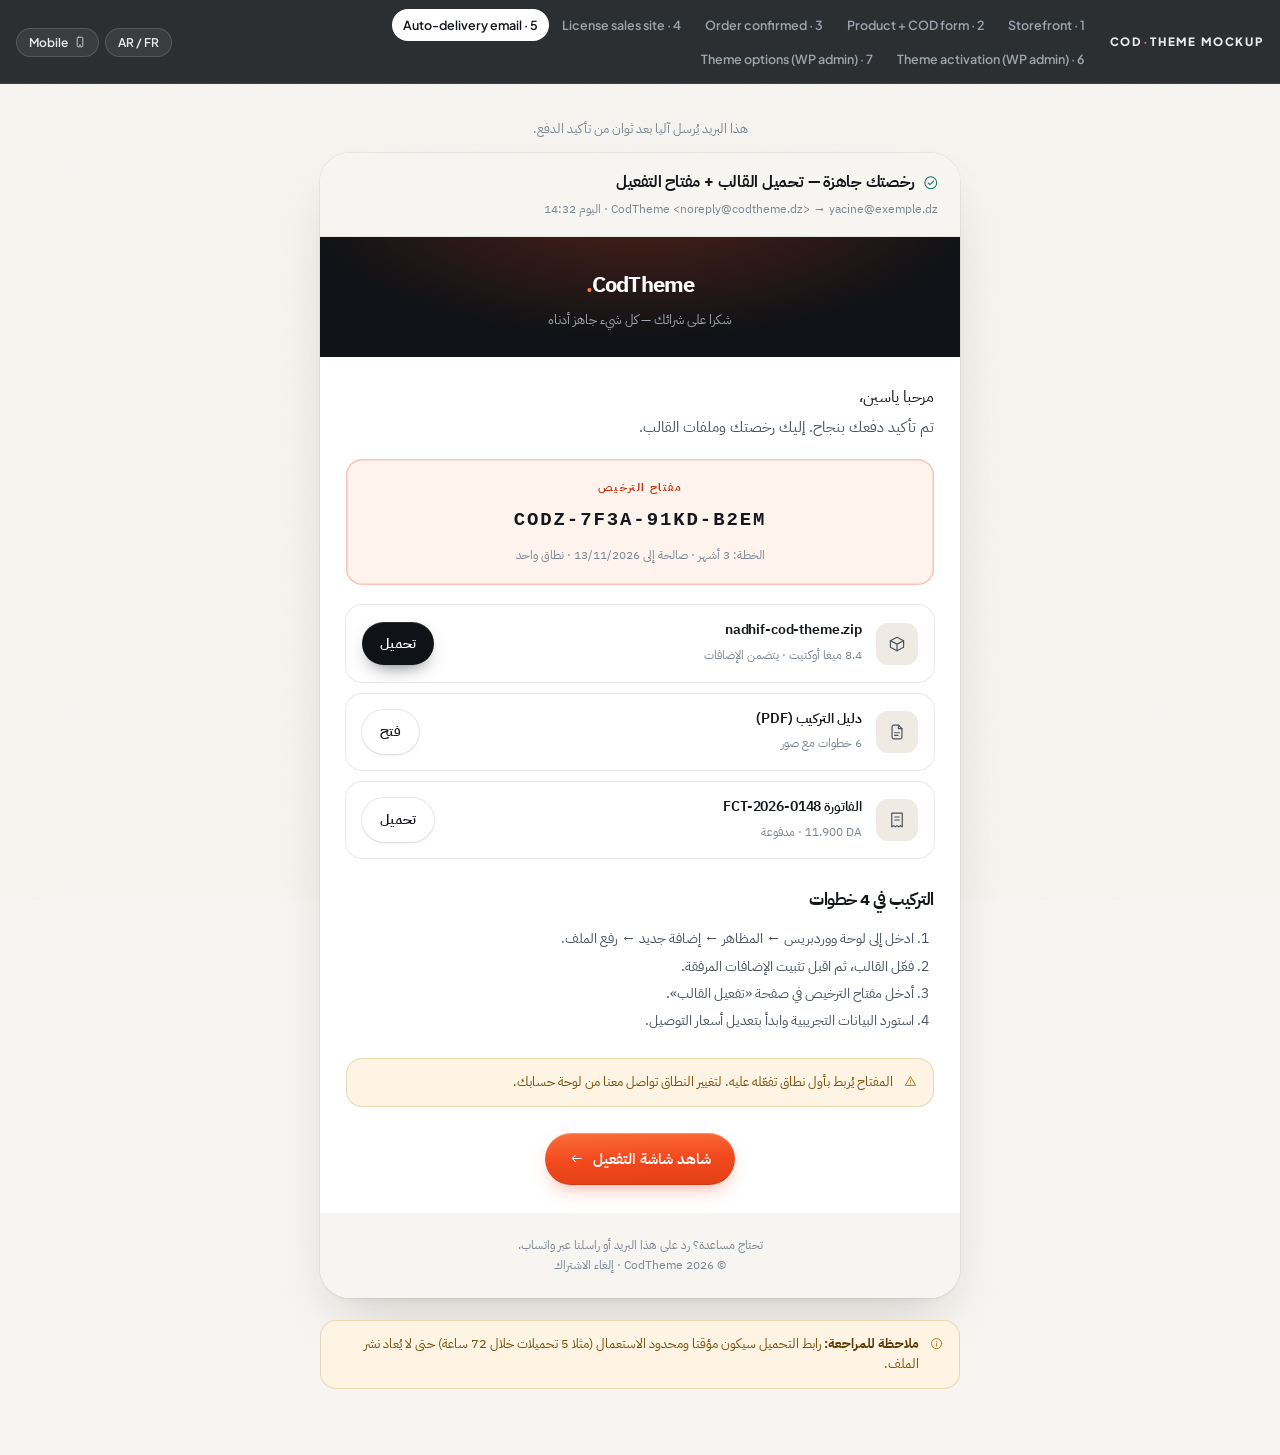
<file: email-delivery.html>
<!DOCTYPE html>
<html lang="fr" dir="ltr">
<head>
<meta charset="utf-8">
<meta name="viewport" content="width=device-width, initial-scale=1">
<title>5 · Auto-delivery email — COD Reseller Theme</title>
<script>/* set language + direction before first paint, so the RTL flip
   never happens after the page has already been laid out */
(function(){try{var l=localStorage.getItem("mk_lang")||"ar";var d=document.documentElement;d.lang=l;d.dir=(l==="ar")?"rtl":"ltr";if(localStorage.getItem("mk_dev")==="m")d.className+=" mobile";}catch(e){}})();</script>
<link rel="preload" as="font" type="font/woff2" href="assets/fonts/plus-jakarta-sans-400-normal-latin.woff2" crossorigin>
<link rel="preload" as="font" type="font/woff2" href="assets/fonts/plus-jakarta-sans-600-normal-latin.woff2" crossorigin>
<link rel="preload" as="font" type="font/woff2" href="assets/fonts/plus-jakarta-sans-800-normal-latin.woff2" crossorigin>
<link rel="preload" as="font" type="font/woff2" href="assets/fonts/ibm-plex-sans-arabic-400-normal-arabic.woff2" crossorigin>
<link rel="preload" as="font" type="font/woff2" href="assets/fonts/ibm-plex-sans-arabic-700-normal-arabic.woff2" crossorigin>
<link rel="preload" as="font" type="font/woff2" href="assets/fonts/instrument-serif-400-italic-latin.woff2" crossorigin>
<link rel="preload" as="font" type="font/woff2" href="assets/fonts/instrument-serif-400-normal-latin.woff2" crossorigin>
<link rel="stylesheet" href="assets/fonts.css">
<link rel="stylesheet" href="assets/app.css">
</head>
<body>
<div id="mockbar" class="mockbar"><div class="mockbar-in"><div class="brand">COD<span>·</span>Theme mockup</div><div class="mocknav"><a href="index.html">1 · Storefront</a><a href="product.html">2 · Product + COD form</a><a href="thankyou.html">3 · Order confirmed</a><a href="sales-site.html">4 · License sales site</a><a href="email-delivery.html" class="on">5 · Auto-delivery email</a><a href="admin-license.html">6 · Theme activation (WP admin)</a><a href="admin-options.html">7 · Theme options (WP admin)</a></div><div class="mocktools"><button class="chip" id="tLang">AR / FR</button><button class="chip" id="tDev"><svg class="i "><use href="#i-phoneDev"></use></svg> Mobile</button></div></div></div>

<div class="frame">
  <div class="mailwrap">

    <p style="font-size:13.4px;color:var(--ink-mute);margin:24px 0 14px;text-align:center" data-ar="هذا البريد يُرسل آليا بعد ثوان من تأكيد الدفع.">Cet e-mail part automatiquement quelques secondes après la validation du paiement.</p>

    <div class="mailclient">
      <div class="mailhead">
        <div class="subj">
          <svg class="i"><use href="#i-checkCircle"></use></svg>
          <span data-ar="رخصتك جاهزة — تحميل القالب + مفتاح التفعيل">Votre licence est prête — thème + clé d'activation</span>
        </div>
        <div class="meta">CodTheme &lt;noreply@codtheme.dz&gt; → yacine@exemple.dz · <span data-ar="اليوم 14:32">Aujourd'hui 14:32</span></div>
      </div>

      <div class="mailbody">
        <div class="mailtop">
          <div class="lg">CodTheme<span style="color:var(--accent-2)">.</span></div>
          <p data-ar="شكرا على شرائك — كل شيء جاهز أدناه">Merci pour votre achat — tout est prêt ci-dessous</p>
        </div>

        <div class="mailinner">
          <p style="margin:0 0 6px;font-size:15.5px" data-ar="مرحبا ياسين،">Bonjour Yacine,</p>
          <p style="margin:0 0 4px;font-size:14.6px;color:var(--ink-soft)" data-ar="تم تأكيد دفعك بنجاح. إليك رخصتك وملفات القالب.">Votre paiement est confirmé. Voici votre licence et vos fichiers.</p>

          <div class="keybox">
            <div class="lbl" data-ar="مفتاح الترخيص">Votre clé de licence</div>
            <div class="k">CODZ-7F3A-91KD-B2EM</div>
            <div style="font-size:12.4px;color:var(--ink-mute);margin-top:10px">
              <span data-ar="الخطة: 3 أشهر · صالحة إلى 13/11/2026 · نطاق واحد">Offre : 3 mois · valable jusqu'au 13/11/2026 · 1 domaine</span>
            </div>
          </div>

          <div class="dlrow">
            <span class="ic"><svg class="i"><use href="#i-box"></use></svg></span>
            <div class="tx"><b>nadhif-cod-theme.zip</b><span data-ar="8.4 ميغا أوكتيت · يتضمن الإضافات">8,4 Mo · extensions incluses</span></div>
            <a href="#" class="btn btn-dark" data-ar="تحميل">Télécharger</a>
          </div>
          <div class="dlrow">
            <span class="ic"><svg class="i"><use href="#i-file"></use></svg></span>
            <div class="tx"><b data-ar="دليل التركيب (PDF)">Guide d'installation (PDF)</b><span data-ar="6 خطوات مع صور">6 étapes, avec captures d'écran</span></div>
            <a href="#" class="btn btn-ghost" data-ar="فتح">Ouvrir</a>
          </div>
          <div class="dlrow">
            <span class="ic"><svg class="i"><use href="#i-receipt"></use></svg></span>
            <div class="tx"><b data-ar="الفاتورة FCT-2026-0148">Facture FCT-2026-0148</b><span data-ar="11.900 DA · مدفوعة">11 900 DA · payée</span></div>
            <a href="#" class="btn btn-ghost" data-ar="تحميل">Télécharger</a>
          </div>

          <h4 style="font-family:var(--display);font-weight:800;font-size:17px;letter-spacing:-.03em;margin:28px 0 12px" data-ar="التركيب في 4 خطوات">Installation en 4 étapes</h4>
          <ol style="margin:0;padding-inline-start:20px;font-size:14.3px;color:var(--ink-soft);line-height:1.9">
            <li data-ar="ادخل إلى لوحة ووردبريس ← المظاهر ← إضافة جديد ← رفع الملف.">WordPress → Apparence → Ajouter → Téléverser le .zip</li>
            <li data-ar="فعّل القالب، ثم اقبل تثبيت الإضافات المرفقة.">Activez le thème, puis installez les extensions proposées</li>
            <li data-ar="أدخل مفتاح الترخيص في صفحة «تفعيل القالب».">Collez la clé dans la page « Activation du thème »</li>
            <li data-ar="استورد البيانات التجريبية وابدأ بتعديل أسعار التوصيل.">Importez le contenu de démo et ajustez vos tarifs de livraison</li>
          </ol>

          <div class="note" style="margin-top:24px">
            <svg class="i"><use href="#i-alert"></use></svg>
            <span data-ar="المفتاح يُربط بأول نطاق تفعّله عليه. لتغيير النطاق تواصل معنا من لوحة حسابك.">La clé se verrouille sur le premier domaine activé. Pour changer de domaine, faites-en la demande depuis votre espace client.</span>
          </div>

          <div style="text-align:center;margin-top:26px">
            <a href="admin-license.html" class="btn btn-primary"><span data-ar="شاهد شاشة التفعيل">Voir l'écran d'activation</span><svg class="i arr"><use href="#i-arrow"></use></svg></a>
          </div>
        </div>

        <div class="mailfoot">
          <span data-ar="تحتاج مساعدة؟ رد على هذا البريد أو راسلنا عبر واتساب.">Besoin d'aide ? Répondez à cet e-mail ou écrivez-nous sur WhatsApp.</span><br>
          © 2026 CodTheme · <span data-ar="إلغاء الاشتراك">Se désabonner</span>
        </div>
      </div>
    </div>

    <div class="note" style="margin-top:22px">
      <svg class="i"><use href="#i-info"></use></svg>
      <span data-ar="&lt;b&gt;ملاحظة للمراجعة:&lt;/b&gt; رابط التحميل سيكون مؤقتا ومحدود الاستعمال (مثلا 5 تحميلات خلال 72 ساعة) حتى لا يُعاد نشر الملف."><b>Note de revue :</b> le lien de téléchargement sera signé et limité (ex. 5 téléchargements sur 72h) pour éviter la rediffusion du fichier.</span>
    </div>

  </div>
</div>
<script src="assets/app.js"></script>
</body>
</html>
</file>
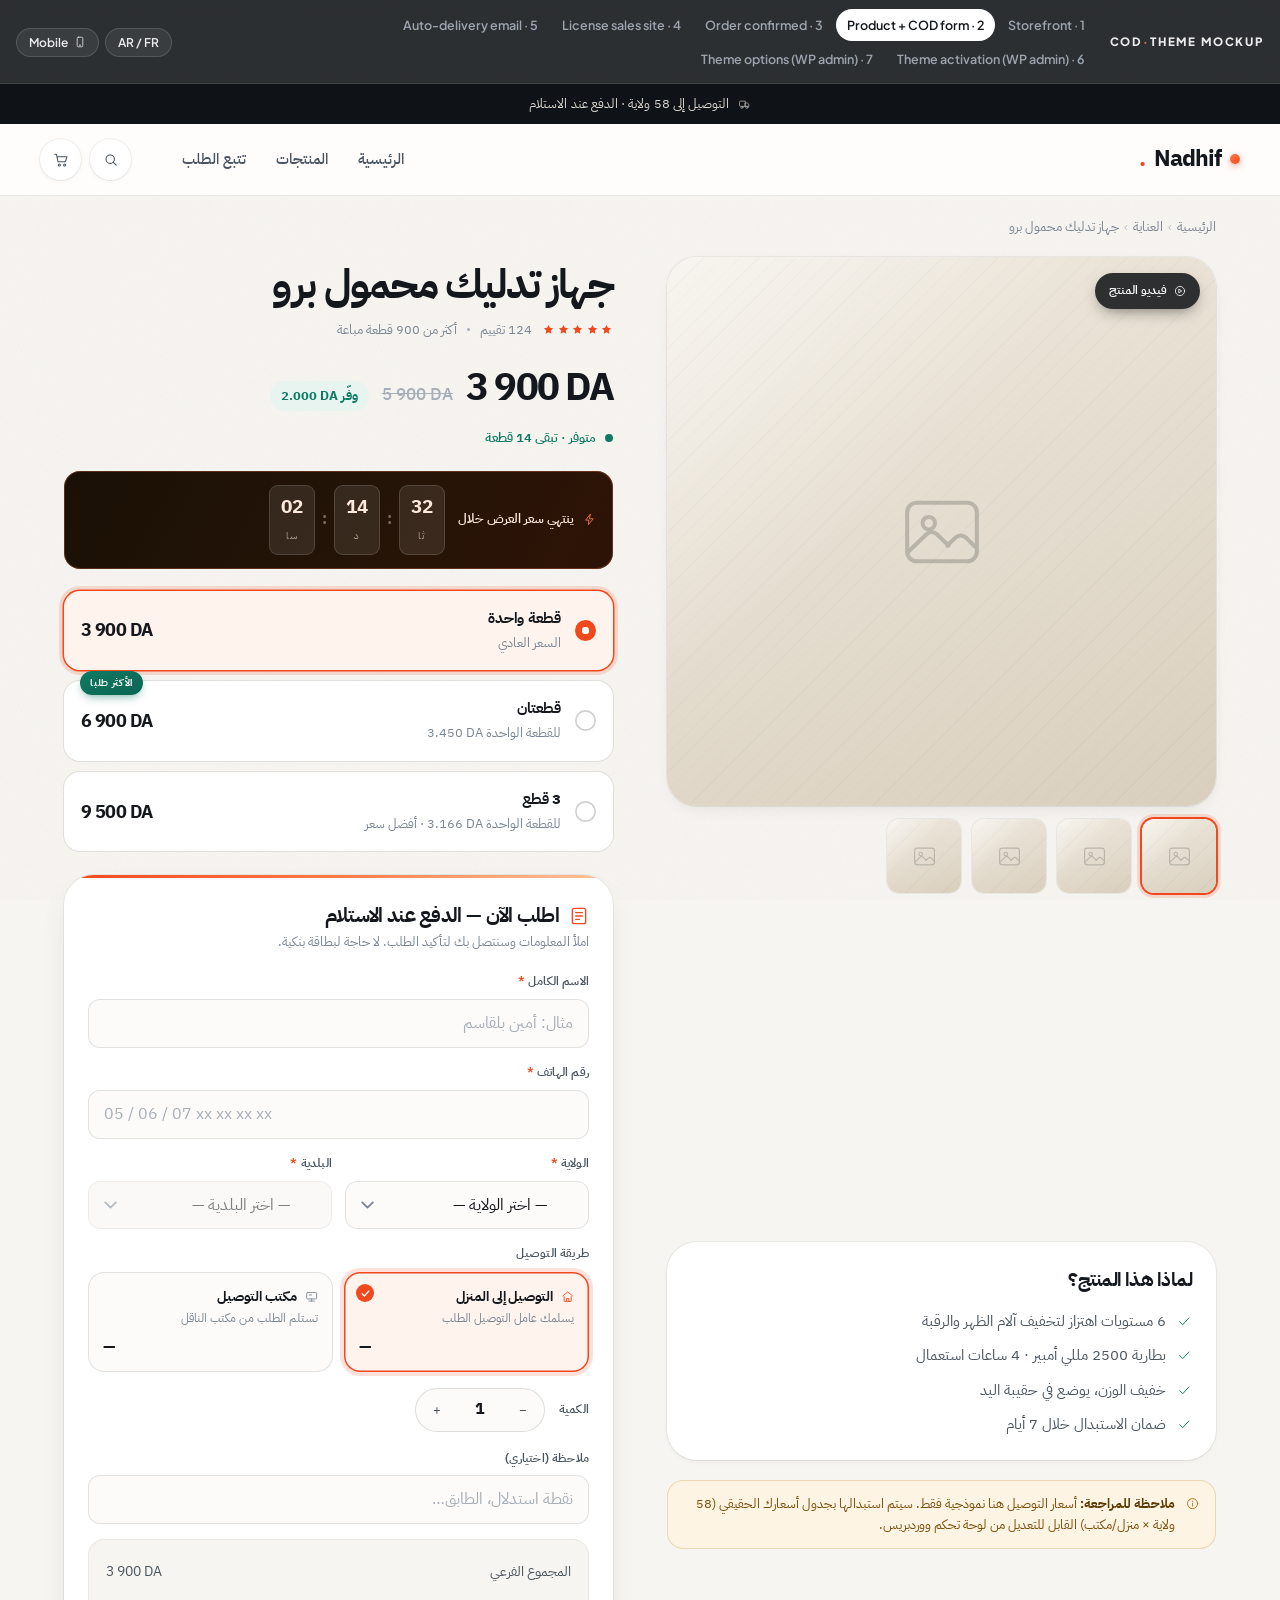
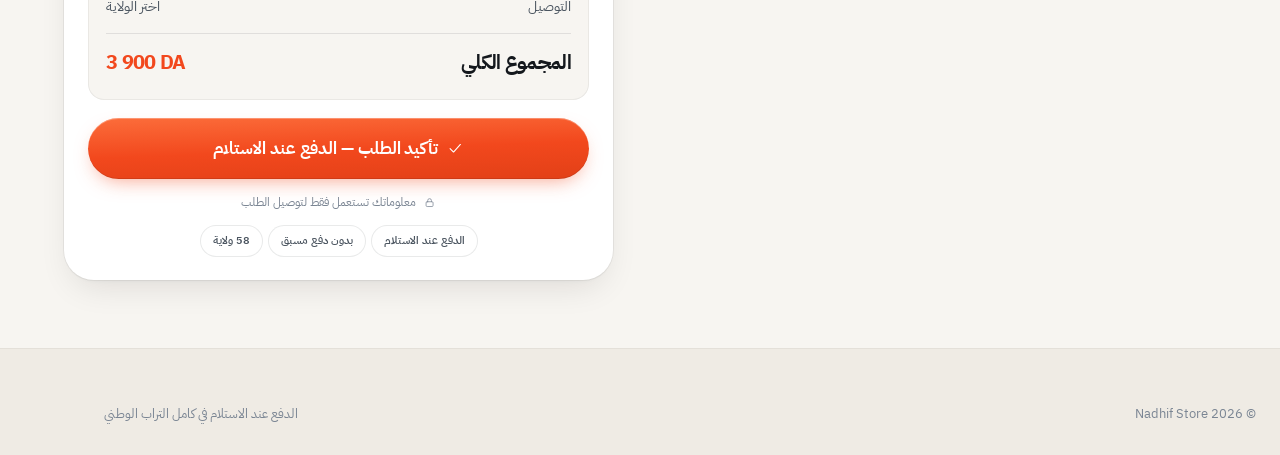
<file: product.html>
<!DOCTYPE html>
<html lang="fr" dir="ltr">
<head>
<meta charset="utf-8">
<meta name="viewport" content="width=device-width, initial-scale=1">
<title>2 · Product + COD form — COD Reseller Theme</title>
<script>/* set language + direction before first paint, so the RTL flip
   never happens after the page has already been laid out */
(function(){try{var l=localStorage.getItem("mk_lang")||"ar";var d=document.documentElement;d.lang=l;d.dir=(l==="ar")?"rtl":"ltr";if(localStorage.getItem("mk_dev")==="m")d.className+=" mobile";}catch(e){}})();</script>
<link rel="preload" as="font" type="font/woff2" href="assets/fonts/plus-jakarta-sans-400-normal-latin.woff2" crossorigin>
<link rel="preload" as="font" type="font/woff2" href="assets/fonts/plus-jakarta-sans-600-normal-latin.woff2" crossorigin>
<link rel="preload" as="font" type="font/woff2" href="assets/fonts/plus-jakarta-sans-800-normal-latin.woff2" crossorigin>
<link rel="preload" as="font" type="font/woff2" href="assets/fonts/ibm-plex-sans-arabic-400-normal-arabic.woff2" crossorigin>
<link rel="preload" as="font" type="font/woff2" href="assets/fonts/ibm-plex-sans-arabic-700-normal-arabic.woff2" crossorigin>
<link rel="preload" as="font" type="font/woff2" href="assets/fonts/instrument-serif-400-italic-latin.woff2" crossorigin>
<link rel="preload" as="font" type="font/woff2" href="assets/fonts/instrument-serif-400-normal-latin.woff2" crossorigin>
<link rel="stylesheet" href="assets/fonts.css">
<link rel="stylesheet" href="assets/app.css">
</head>
<body>
<div id="mockbar" class="mockbar"><div class="mockbar-in"><div class="brand">COD<span>·</span>Theme mockup</div><div class="mocknav"><a href="index.html">1 · Storefront</a><a href="product.html" class="on">2 · Product + COD form</a><a href="thankyou.html">3 · Order confirmed</a><a href="sales-site.html">4 · License sales site</a><a href="email-delivery.html">5 · Auto-delivery email</a><a href="admin-license.html">6 · Theme activation (WP admin)</a><a href="admin-options.html">7 · Theme options (WP admin)</a></div><div class="mocktools"><button class="chip" id="tLang">AR / FR</button><button class="chip" id="tDev"><svg class="i "><use href="#i-phoneDev"></use></svg> Mobile</button></div></div></div>

<div class="frame">

  <div class="topstrip">
    <svg class="i"><use href="#i-truck"></use></svg>
    <span data-ar="التوصيل إلى 58 ولاية · الدفع عند الاستلام">Livraison vers 58 wilayas · Paiement à la livraison</span>
  </div>

  <header class="site">
    <div class="wrap site-in">
      <a href="index.html" class="logo"><span class="dot"></span>Nadhif<span style="color:var(--accent)">.</span></a>
      <nav class="main">
        <a href="index.html" data-ar="الرئيسية">Accueil</a>
        <a href="#" data-ar="المنتجات">Produits</a>
        <a href="#" data-ar="تتبع الطلب">Suivi commande</a>
      </nav>
      <div style="display:flex;gap:9px;margin-inline-start:18px">
        <button class="icon-btn" aria-label="Rechercher"><svg class="i"><use href="#i-search"></use></svg></button>
        <button class="icon-btn" aria-label="Panier"><svg class="i"><use href="#i-cart"></use></svg></button>
      </div>
    </div>
  </header>

  <div class="wrap">
    <div class="crumbs">
      <a href="index.html" data-ar="الرئيسية">Accueil</a><span class="sep">›</span><span data-ar="العناية">Soin &amp; Beauté</span><span class="sep">›</span><span data-ar="جهاز تدليك محمول برو">Masseur portatif Pro</span>
    </div>

    <div class="pdp">

      <!-- LEFT : gallery -->
      <div class="gallery" data-rise>
        <div class="main">
          <div class="ph"></div>
          <span class="tag"><svg class="i"><use href="#i-play"></use></svg><span data-ar="فيديو المنتج">Vidéo produit</span></span>
        </div>
        <div class="thumbs">
          <div class="on"><div class="ph"></div></div>
          <div><div class="ph"></div></div>
          <div><div class="ph"></div></div>
          <div><div class="ph"></div></div>
        </div>
      </div>

      <!-- RIGHT : buy block -->
      <div class="buybox" data-rise>
        <h1 class="pdp-title" data-ar="جهاز تدليك محمول برو">Masseur portatif Pro</h1>
        <div class="rating-row">
          <span class="stars" data-rate="5"></span>
          <span data-ar="124 تقييم">124 avis</span>
          <span class="dot"></span>
          <span data-ar="أكثر من 900 قطعة مباعة">+900 pièces vendues</span>
        </div>
        <div class="pricebox">
          <span class="now">3 900 DA</span>
          <span class="was">5 900 DA</span>
          <span class="save" data-ar="وفّر 2.000 DA">Économisez 2 000 DA</span>
        </div>
        <div class="stockline"><span class="d"></span><span data-ar="متوفر · تبقى 14 قطعة">En stock · il reste 14 pièces</span></div>

        <!-- offer countdown -->
        <div class="countdown" id="countdown">
          <span class="cd-lbl"><svg class="i"><use href="#i-bolt"></use></svg><span data-ar="ينتهي سعر العرض خلال">Prix promo valable encore</span></span>
          <span class="cd">
            <span class="cd-b"><span class="cd-n">02</span><span class="cd-u" data-ar="سا">h</span></span>
            <span class="sepc">:</span>
            <span class="cd-b"><span class="cd-n">14</span><span class="cd-u" data-ar="د">min</span></span>
            <span class="sepc">:</span>
            <span class="cd-b"><span class="cd-n">33</span><span class="cd-u" data-ar="ثا">sec</span></span>
          </span>
        </div>

        <!-- quantity offers -->
        <div class="offers">
          <div class="offer on">
            <span class="radio"></span>
            <span class="t"><b data-ar="قطعة واحدة">1 pièce</b><span data-ar="السعر العادي">Tarif normal</span></span>
            <span class="p">3 900 DA</span>
          </div>
          <div class="offer">
            <span class="ribbon" data-ar="الأكثر طلبا">Populaire</span>
            <span class="radio"></span>
            <span class="t"><b data-ar="قطعتان">2 pièces</b><span data-ar="للقطعة الواحدة 3.450 DA">3 450 DA la pièce</span></span>
            <span class="p">6 900 DA</span>
          </div>
          <div class="offer">
            <span class="radio"></span>
            <span class="t"><b data-ar="3 قطع">3 pièces</b><span data-ar="للقطعة الواحدة 3.166 DA · أفضل سعر">3 166 DA la pièce · meilleur prix</span></span>
            <span class="p">9 500 DA</span>
          </div>
        </div>

        <!-- ============ THE COD FORM ============ -->
        <form class="codform" id="codform" novalidate>
          <h3><svg class="i"><use href="#i-form"></use></svg><span data-ar="اطلب الآن — الدفع عند الاستلام">Commander — paiement à la livraison</span></h3>
          <p class="hint" data-ar="املأ المعلومات وسنتصل بك لتأكيد الطلب. لا حاجة لبطاقة بنكية.">Remplissez le formulaire, nous vous appelons pour confirmer. Aucune carte bancaire requise.</p>

          <div class="field">
            <label for="fullname"><span data-ar="الاسم الكامل">Nom et prénom</span> <span class="req">*</span></label>
            <input id="fullname" type="text" placeholder="Ex : Amine Belkacem" data-ar-ph="مثال: أمين بلقاسم" autocomplete="name">
            <div class="errmsg"><svg class="i i-sm"><use href="#i-alert"></use></svg><span data-ar="الرجاء إدخال الاسم الكامل">Merci d'indiquer votre nom complet</span></div>
          </div>

          <div class="field">
            <label for="phone"><span data-ar="رقم الهاتف">Numéro de téléphone</span> <span class="req">*</span></label>
            <input id="phone" type="tel" inputmode="numeric" placeholder="05 / 06 / 07 xx xx xx xx" data-ar-ph="05 / 06 / 07 xx xx xx xx" autocomplete="tel">
            <div class="errmsg"><svg class="i i-sm"><use href="#i-alert"></use></svg><span data-ar="رقم غير صحيح — 10 أرقام تبدأ بـ 05 أو 06 أو 07">Numéro invalide — 10 chiffres commençant par 05, 06 ou 07</span></div>
          </div>

          <div class="row2">
            <div class="field">
              <label for="wilaya"><span data-ar="الولاية">Wilaya</span> <span class="req">*</span></label>
              <select id="wilaya"></select>
              <div class="errmsg"><svg class="i i-sm"><use href="#i-alert"></use></svg><span data-ar="اختر الولاية">Choisissez une wilaya</span></div>
            </div>
            <div class="field">
              <label for="commune"><span data-ar="البلدية">Commune</span> <span class="req">*</span></label>
              <select id="commune" disabled></select>
              <div class="errmsg"><svg class="i i-sm"><use href="#i-alert"></use></svg><span data-ar="اختر البلدية">Choisissez une commune</span></div>
            </div>
          </div>

          <span class="grouplabel" data-ar="طريقة التوصيل">Mode de livraison</span>
          <div class="ship-toggle">
            <button type="button" class="ship-opt on" data-mode="home">
              <span class="tick"><svg class="i"><use href="#i-check"></use></svg></span>
              <span class="top"><svg class="i"><use href="#i-home"></use></svg><b data-ar="التوصيل إلى المنزل">À domicile</b></span>
              <span class="d" data-ar="يسلمك عامل التوصيل الطلب">Le livreur vient chez vous</span>
              <span class="cost" id="homeCost">—</span>
            </button>
            <button type="button" class="ship-opt" data-mode="desk">
              <span class="tick"><svg class="i"><use href="#i-check"></use></svg></span>
              <span class="top"><svg class="i"><use href="#i-desk"></use></svg><b data-ar="مكتب التوصيل">Stopdesk</b></span>
              <span class="d" data-ar="تستلم الطلب من مكتب الناقل">Retrait au bureau du transporteur</span>
              <span class="cost" id="deskCost">—</span>
            </button>
          </div>

          <div class="qtyrow">
            <span class="grouplabel" style="margin:0" data-ar="الكمية">Quantité</span>
            <div class="qty">
              <button type="button" id="qMinus" aria-label="−">−</button><span id="qtyVal">1</span><button type="button" id="qPlus" aria-label="+">+</button>
            </div>
          </div>

          <div class="field">
            <label for="note" data-ar="ملاحظة (اختياري)">Remarque (facultatif)</label>
            <input id="note" type="text" placeholder="Point de repère, étage…" data-ar-ph="نقطة استدلال، الطابق…">
          </div>

          <div class="summary">
            <div class="sline"><span data-ar="المجموع الفرعي">Sous-total</span><span id="sGoods">3 900 DA</span></div>
            <div class="sline"><span data-ar="التوصيل">Livraison</span><span id="sShip">—</span></div>
            <div class="sline total"><span data-ar="المجموع الكلي">Total à payer</span><b id="sTotal">3 900 DA</b></div>
          </div>

          <button type="submit" id="submitBtn" class="btn btn-primary btn-block btn-xl">
            <svg class="i"><use href="#i-check"></use></svg>
            <span data-ar="تأكيد الطلب — الدفع عند الاستلام">Confirmer la commande</span>
          </button>

          <div class="securenote"><svg class="i i-sm"><use href="#i-lock"></use></svg><span data-ar="معلوماتك تستعمل فقط لتوصيل الطلب">Vos données servent uniquement à la livraison</span></div>
          <div class="paybadges">
            <span class="paybadge" data-ar="الدفع عند الاستلام">Paiement à la livraison</span>
            <span class="paybadge" data-ar="بدون دفع مسبق">Aucun prépaiement</span>
            <span class="paybadge" data-ar="58 ولاية">58 wilayas</span>
          </div>
        </form>

      </div>

      <!-- selling copy — under the gallery on desktop, after the form on mobile -->
      <div class="whycard" data-rise>
        <div class="card">
          <h3 data-ar="لماذا هذا المنتج؟">Pourquoi ce produit ?</h3>
          <ul class="bullets">
            <li><svg class="i"><use href="#i-check"></use></svg><span data-ar="6 مستويات اهتزاز لتخفيف آلام الظهر والرقبة">6 niveaux de vibration pour le dos et la nuque</span></li>
            <li><svg class="i"><use href="#i-check"></use></svg><span data-ar="بطارية 2500 مللي أمبير · 4 ساعات استعمال">Batterie 2500 mAh · 4h d'autonomie</span></li>
            <li><svg class="i"><use href="#i-check"></use></svg><span data-ar="خفيف الوزن، يوضع في حقيبة اليد">Léger, se glisse dans un sac à main</span></li>
            <li><svg class="i"><use href="#i-check"></use></svg><span data-ar="ضمان الاستبدال خلال 7 أيام">Échange garanti sous 7 jours</span></li>
          </ul>
        </div>

        <div class="note" style="margin-top:20px">
          <svg class="i"><use href="#i-info"></use></svg>
          <span data-ar="&lt;b&gt;ملاحظة للمراجعة:&lt;/b&gt; أسعار التوصيل هنا نموذجية فقط. سيتم استبدالها بجدول أسعارك الحقيقي (58 ولاية × منزل/مكتب) القابل للتعديل من لوحة تحكم ووردبريس."><b>Note de revue :</b> les tarifs de livraison affichés sont des exemples. Ils seront remplacés par votre vraie grille (58 wilayas × domicile/stopdesk), éditable depuis l'admin WordPress.</span>
        </div>
      </div>
    </div>
  </div>

  <!-- live social proof (Customizer switch) -->
  <div class="proof" id="proof"></div>

  <!-- sticky mobile buy bar -->
  <div class="stickybar">
    <div class="sp">
      <small data-ar="المجموع">Total</small>
      <span id="stickyPrice">3 900 DA</span>
    </div>
    <a href="#codform" class="btn btn-primary" data-ar="اطلب الآن">Commander</a>
  </div>

  <footer class="site" style="margin-top:20px">
    <div class="wrap fbot" style="margin:0;box-shadow:none;padding-top:0">
      <span>© 2026 Nadhif Store</span>
      <span data-ar="الدفع عند الاستلام في كامل التراب الوطني">Paiement à la livraison partout en Algérie</span>
    </div>
  </footer>

</div>
<script src="assets/app.js"></script>
</body>
</html>
</file>
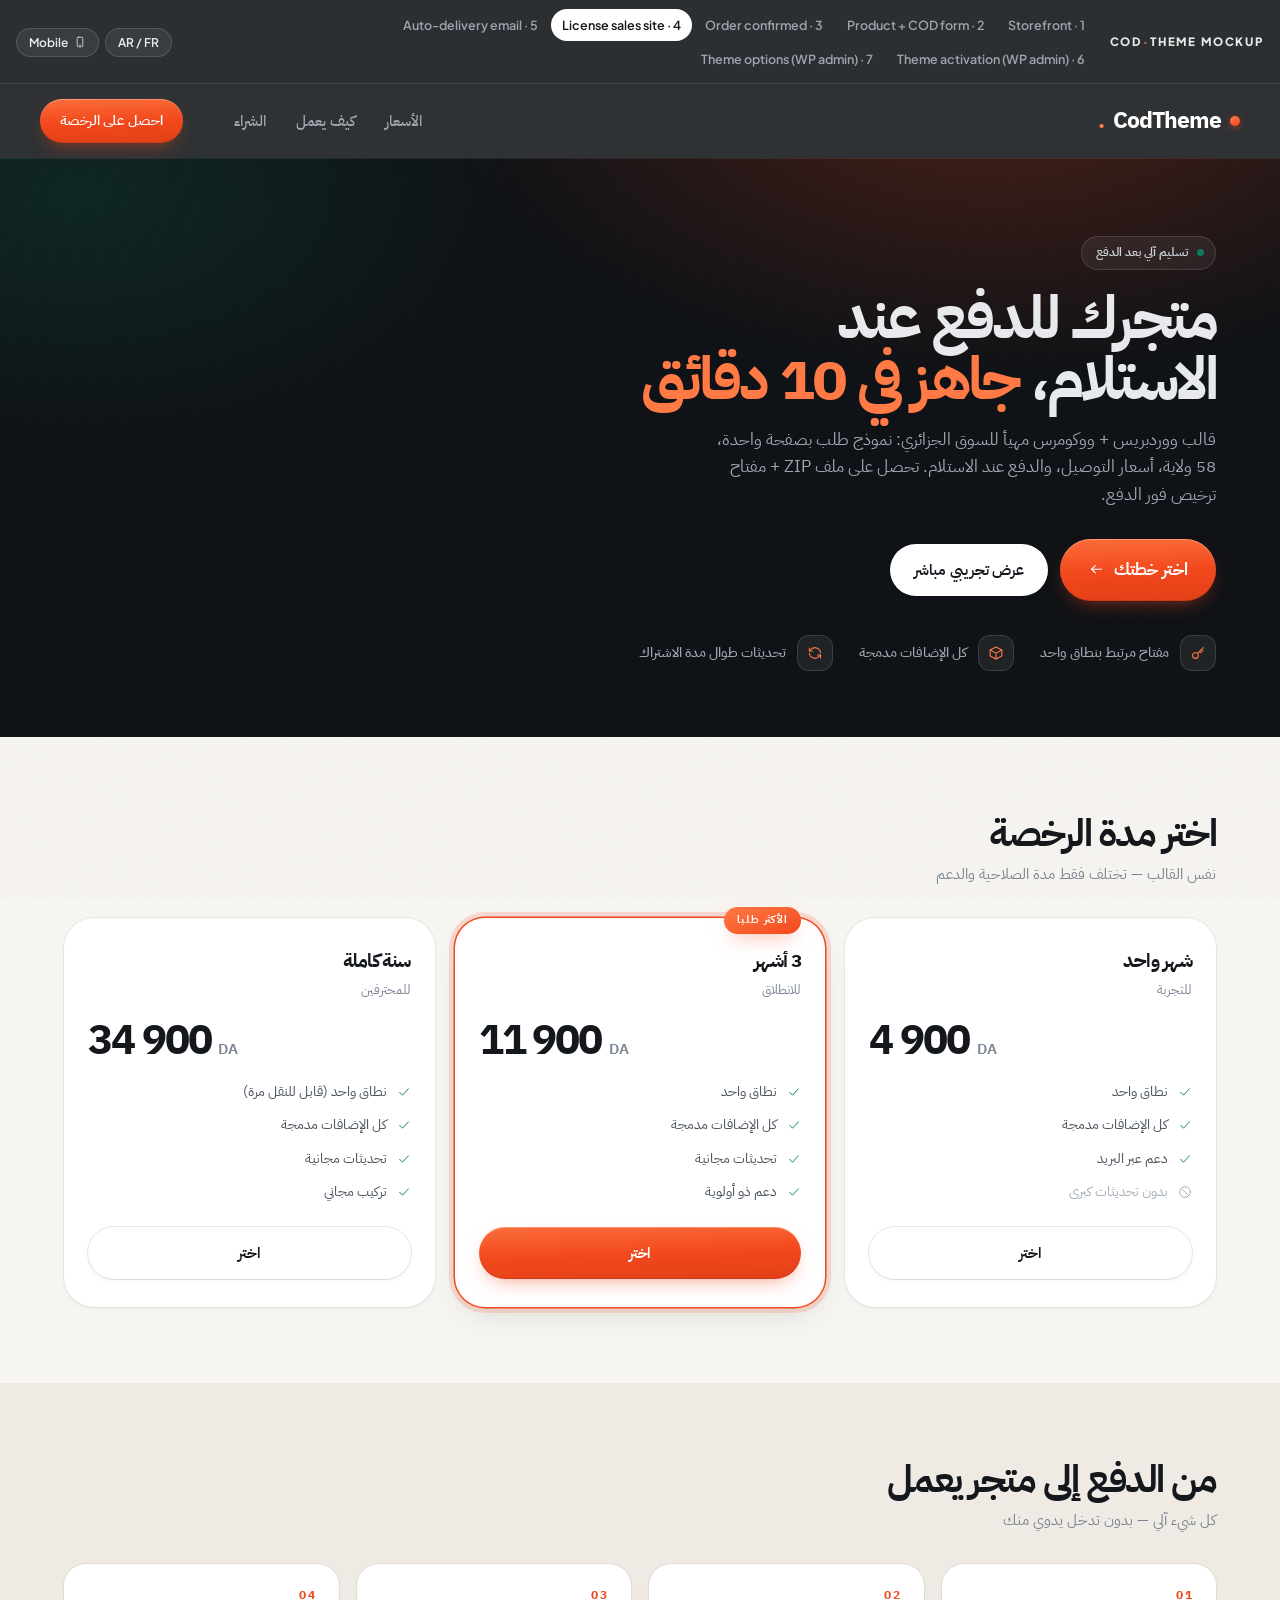
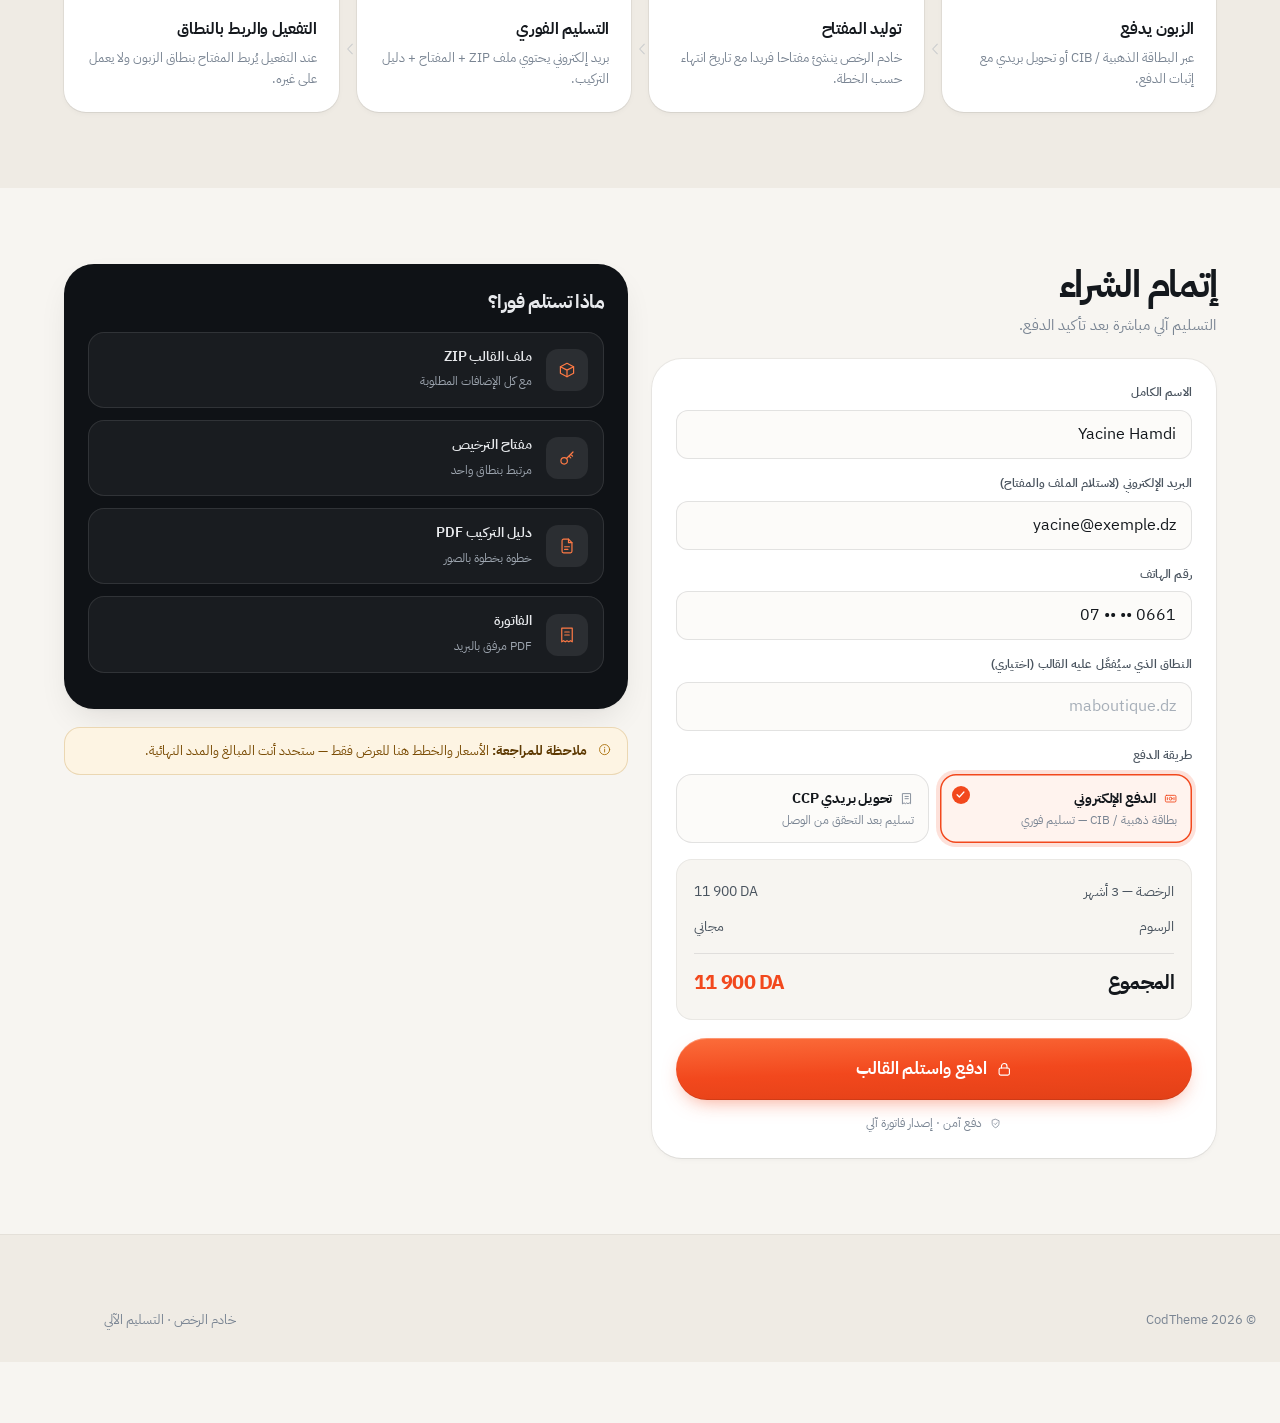
<file: sales-site.html>
<!DOCTYPE html>
<html lang="fr" dir="ltr">
<head>
<meta charset="utf-8">
<meta name="viewport" content="width=device-width, initial-scale=1">
<title>4 · License sales site — COD Reseller Theme</title>
<script>/* set language + direction before first paint, so the RTL flip
   never happens after the page has already been laid out */
(function(){try{var l=localStorage.getItem("mk_lang")||"ar";var d=document.documentElement;d.lang=l;d.dir=(l==="ar")?"rtl":"ltr";if(localStorage.getItem("mk_dev")==="m")d.className+=" mobile";}catch(e){}})();</script>
<link rel="preload" as="font" type="font/woff2" href="assets/fonts/plus-jakarta-sans-400-normal-latin.woff2" crossorigin>
<link rel="preload" as="font" type="font/woff2" href="assets/fonts/plus-jakarta-sans-600-normal-latin.woff2" crossorigin>
<link rel="preload" as="font" type="font/woff2" href="assets/fonts/plus-jakarta-sans-800-normal-latin.woff2" crossorigin>
<link rel="preload" as="font" type="font/woff2" href="assets/fonts/ibm-plex-sans-arabic-400-normal-arabic.woff2" crossorigin>
<link rel="preload" as="font" type="font/woff2" href="assets/fonts/ibm-plex-sans-arabic-700-normal-arabic.woff2" crossorigin>
<link rel="preload" as="font" type="font/woff2" href="assets/fonts/instrument-serif-400-italic-latin.woff2" crossorigin>
<link rel="preload" as="font" type="font/woff2" href="assets/fonts/instrument-serif-400-normal-latin.woff2" crossorigin>
<link rel="stylesheet" href="assets/fonts.css">
<link rel="stylesheet" href="assets/app.css">
</head>
<body>
<div id="mockbar" class="mockbar"><div class="mockbar-in"><div class="brand">COD<span>·</span>Theme mockup</div><div class="mocknav"><a href="index.html">1 · Storefront</a><a href="product.html">2 · Product + COD form</a><a href="thankyou.html">3 · Order confirmed</a><a href="sales-site.html" class="on">4 · License sales site</a><a href="email-delivery.html">5 · Auto-delivery email</a><a href="admin-license.html">6 · Theme activation (WP admin)</a><a href="admin-options.html">7 · Theme options (WP admin)</a></div><div class="mocktools"><button class="chip" id="tLang">AR / FR</button><button class="chip" id="tDev"><svg class="i "><use href="#i-phoneDev"></use></svg> Mobile</button></div></div></div>

<div class="frame">

  <header class="site" style="background:rgba(15,18,22,.86);box-shadow:0 1px 0 rgba(255,255,255,.08)">
    <div class="wrap site-in">
      <a href="sales-site.html" class="logo" style="color:#fff"><span class="dot"></span>CodTheme<span style="color:var(--accent-2)">.</span></a>
      <nav class="main">
        <a href="#plans" style="color:#9DA5AF" data-ar="الأسعار">Tarifs</a>
        <a href="#how" style="color:#9DA5AF" data-ar="كيف يعمل">Comment ça marche</a>
        <a href="#checkout" style="color:#9DA5AF" data-ar="الشراء">Acheter</a>
      </nav>
      <a href="#checkout" class="btn btn-primary" style="margin-inline-start:18px;padding:11px 20px;font-size:14px" data-ar="احصل على الرخصة">Obtenir ma licence</a>
    </div>
  </header>

  <!-- HERO -->
  <section class="dark-hero">
    <div class="wrap">
      <span class="eyebrow"><span class="pulse"></span><span data-ar="تسليم آلي بعد الدفع">Livraison automatique après paiement</span></span>
      <h1 data-ar="متجرك للدفع عند الاستلام، &lt;em&gt;جاهز في 10 دقائق&lt;/em&gt;">Votre boutique COD, <em>prête en 10 minutes</em>.</h1>
      <p data-ar="قالب ووردبريس + ووكومرس مهيأ للسوق الجزائري: نموذج طلب بصفحة واحدة، 58 ولاية، أسعار التوصيل، والدفع عند الاستلام. تحصل على ملف ZIP + مفتاح ترخيص فور الدفع.">Un thème WordPress + WooCommerce pensé pour le marché algérien : formulaire en une page, 58 wilayas, grille de livraison, paiement à la réception. ZIP + clé de licence livrés dès le paiement.</p>
      <div class="hero-cta">
        <a href="#plans" class="btn btn-primary btn-xl"><span data-ar="اختر خطتك">Choisir mon offre</span><svg class="i arr"><use href="#i-arrow"></use></svg></a>
        <a href="product.html" class="btn btn-ghost" data-ar="عرض تجريبي مباشر">Voir la démo en direct</a>
      </div>
      <div class="trust-row">
        <div class="trust" style="color:#9DA5AF"><span class="ic"><svg class="i"><use href="#i-key"></use></svg></span><span data-ar="مفتاح مرتبط بنطاق واحد">Clé liée à un seul domaine</span></div>
        <div class="trust" style="color:#9DA5AF"><span class="ic"><svg class="i"><use href="#i-box"></use></svg></span><span data-ar="كل الإضافات مدمجة">Extensions incluses dans le ZIP</span></div>
        <div class="trust" style="color:#9DA5AF"><span class="ic"><svg class="i"><use href="#i-refresh"></use></svg></span><span data-ar="تحديثات طوال مدة الاشتراك">Mises à jour pendant l'abonnement</span></div>
      </div>
    </div>
  </section>

  <!-- PLANS -->
  <section class="sec" id="plans">
    <div class="wrap">
      <div class="sec-head" data-rise><div>
        <h2 class="sec-title" data-ar="اختر مدة الرخصة">Choisissez la durée de licence</h2>
        <p class="sec-sub" data-ar="نفس القالب — تختلف فقط مدة الصلاحية والدعم">Le même thème — seules la durée de validité et le support changent</p>
      </div></div>

      <div class="plans">
        <div class="plan" data-rise>
          <h3 data-ar="شهر واحد">1 mois</h3>
          <div class="dur" data-ar="للتجربة">Pour tester</div>
          <div class="amt">4 900 <small>DA</small></div>
          <ul>
            <li><svg class="i"><use href="#i-check"></use></svg><span data-ar="نطاق واحد">1 domaine</span></li>
            <li><svg class="i"><use href="#i-check"></use></svg><span data-ar="كل الإضافات مدمجة">Extensions incluses</span></li>
            <li><svg class="i"><use href="#i-check"></use></svg><span data-ar="دعم عبر البريد">Support par e-mail</span></li>
            <li class="no"><svg class="i"><use href="#i-ban"></use></svg><span data-ar="بدون تحديثات كبرى">Pas de mises à jour majeures</span></li>
          </ul>
          <a href="#checkout" class="btn btn-ghost btn-block" data-ar="اختر">Choisir</a>
        </div>

        <div class="plan feat" data-rise>
          <span class="tag" data-ar="الأكثر طلبا">Populaire</span>
          <h3 data-ar="3 أشهر">3 mois</h3>
          <div class="dur" data-ar="للانطلاق">Pour démarrer</div>
          <div class="amt">11 900 <small>DA</small></div>
          <ul>
            <li><svg class="i"><use href="#i-check"></use></svg><span data-ar="نطاق واحد">1 domaine</span></li>
            <li><svg class="i"><use href="#i-check"></use></svg><span data-ar="كل الإضافات مدمجة">Extensions incluses</span></li>
            <li><svg class="i"><use href="#i-check"></use></svg><span data-ar="تحديثات مجانية">Mises à jour incluses</span></li>
            <li><svg class="i"><use href="#i-check"></use></svg><span data-ar="دعم ذو أولوية">Support prioritaire</span></li>
          </ul>
          <a href="#checkout" class="btn btn-primary btn-block" data-ar="اختر">Choisir</a>
        </div>

        <div class="plan" data-rise>
          <h3 data-ar="سنة كاملة">12 mois</h3>
          <div class="dur" data-ar="للمحترفين">Pour les pros</div>
          <div class="amt">34 900 <small>DA</small></div>
          <ul>
            <li><svg class="i"><use href="#i-check"></use></svg><span data-ar="نطاق واحد (قابل للنقل مرة)">1 domaine (1 transfert offert)</span></li>
            <li><svg class="i"><use href="#i-check"></use></svg><span data-ar="كل الإضافات مدمجة">Extensions incluses</span></li>
            <li><svg class="i"><use href="#i-check"></use></svg><span data-ar="تحديثات مجانية">Mises à jour incluses</span></li>
            <li><svg class="i"><use href="#i-check"></use></svg><span data-ar="تركيب مجاني">Installation offerte</span></li>
          </ul>
          <a href="#checkout" class="btn btn-ghost btn-block" data-ar="اختر">Choisir</a>
        </div>
      </div>
    </div>
  </section>

  <!-- HOW -->
  <section class="sec" id="how" style="background:var(--sand-deep)">
    <div class="wrap">
      <div class="sec-head" data-rise><div>
        <h2 class="sec-title" data-ar="من الدفع إلى متجر يعمل">Du paiement à la boutique en ligne</h2>
        <p class="sec-sub" data-ar="كل شيء آلي — بدون تدخل يدوي منك">Entièrement automatique — aucune intervention manuelle</p>
      </div></div>
      <div class="flowsteps">
        <div class="fstep" data-rise><div class="n">01</div><h4 data-ar="الزبون يدفع">Le client paie</h4><p data-ar="عبر البطاقة الذهبية / CIB أو تحويل بريدي مع إثبات الدفع.">Carte Edahabia / CIB ou virement CCP avec justificatif.</p><span class="arrow"><svg class="i"><use href="#i-chev"></use></svg></span></div>
        <div class="fstep" data-rise><div class="n">02</div><h4 data-ar="توليد المفتاح">Génération de la clé</h4><p data-ar="خادم الرخص ينشئ مفتاحا فريدا مع تاريخ انتهاء حسب الخطة.">Le serveur crée une clé unique avec sa date d'expiration.</p><span class="arrow"><svg class="i"><use href="#i-chev"></use></svg></span></div>
        <div class="fstep" data-rise><div class="n">03</div><h4 data-ar="التسليم الفوري">Livraison instantanée</h4><p data-ar="بريد إلكتروني يحتوي ملف ZIP + المفتاح + دليل التركيب.">E-mail avec le ZIP, la clé et le guide d'installation.</p><span class="arrow"><svg class="i"><use href="#i-chev"></use></svg></span></div>
        <div class="fstep" data-rise><div class="n">04</div><h4 data-ar="التفعيل والربط بالنطاق">Activation &amp; verrouillage</h4><p data-ar="عند التفعيل يُربط المفتاح بنطاق الزبون ولا يعمل على غيره.">À l'activation, la clé se verrouille sur son domaine.</p></div>
      </div>
    </div>
  </section>

  <!-- CHECKOUT -->
  <section class="sec" id="checkout">
    <div class="wrap cols2">
      <div data-rise>
        <h2 class="sec-title" style="margin-bottom:8px" data-ar="إتمام الشراء">Finaliser l'achat</h2>
        <p class="sec-sub" style="margin-bottom:22px" data-ar="التسليم آلي مباشرة بعد تأكيد الدفع.">Livraison automatique dès la validation du paiement.</p>
        <div class="card">
          <div class="field"><label data-ar="الاسم الكامل">Nom complet</label><input type="text" value="Yacine Hamdi"></div>
          <div class="field"><label data-ar="البريد الإلكتروني (لاستلام الملف والمفتاح)">E-mail (réception du ZIP et de la clé)</label><input type="text" value="yacine@exemple.dz"></div>
          <div class="field"><label data-ar="رقم الهاتف">Téléphone</label><input type="text" value="0661 •• •• 07"></div>
          <div class="field">
            <label data-ar="النطاق الذي سيُفعَّل عليه القالب (اختياري)">Domaine d'activation (facultatif)</label>
            <input type="text" placeholder="maboutique.dz" data-ar-ph="maboutique.dz">
          </div>
          <span class="grouplabel" data-ar="طريقة الدفع">Moyen de paiement</span>
          <div class="ship-toggle">
            <button type="button" class="ship-opt on">
              <span class="tick"><svg class="i"><use href="#i-check"></use></svg></span>
              <span class="top"><svg class="i"><use href="#i-cash"></use></svg><b data-ar="الدفع الإلكتروني">Paiement en ligne</b></span>
              <span class="d" data-ar="بطاقة ذهبية / CIB — تسليم فوري">Edahabia / CIB — livraison immédiate</span>
            </button>
            <button type="button" class="ship-opt">
              <span class="tick"><svg class="i"><use href="#i-check"></use></svg></span>
              <span class="top"><svg class="i"><use href="#i-receipt"></use></svg><b data-ar="تحويل بريدي CCP">Virement CCP</b></span>
              <span class="d" data-ar="تسليم بعد التحقق من الوصل">Livraison après vérification du reçu</span>
            </button>
          </div>
          <div class="summary">
            <div class="sline"><span data-ar="الرخصة — 3 أشهر">Licence — 3 mois</span><span>11 900 DA</span></div>
            <div class="sline"><span data-ar="الرسوم">Frais</span><span data-ar="مجاني">0 DA</span></div>
            <div class="sline total"><span data-ar="المجموع">Total</span><b>11 900 DA</b></div>
          </div>
          <a href="email-delivery.html" class="btn btn-primary btn-block btn-xl"><svg class="i"><use href="#i-lock"></use></svg><span data-ar="ادفع واستلم القالب">Payer et recevoir le thème</span></a>
          <div class="securenote"><svg class="i i-sm"><use href="#i-shield"></use></svg><span data-ar="دفع آمن · إصدار فاتورة آلي">Paiement sécurisé · facture générée automatiquement</span></div>
        </div>
      </div>

      <div data-rise>
        <div class="card dark">
          <h3 data-ar="ماذا تستلم فورا؟">Ce que vous recevez immédiatement</h3>
          <div class="dlrow">
            <span class="ic"><svg class="i"><use href="#i-box"></use></svg></span>
            <div class="tx"><b data-ar="ملف القالب ZIP">Le thème en .zip</b><span data-ar="مع كل الإضافات المطلوبة">Extensions requises incluses</span></div>
          </div>
          <div class="dlrow">
            <span class="ic"><svg class="i"><use href="#i-key"></use></svg></span>
            <div class="tx"><b data-ar="مفتاح الترخيص">Votre clé de licence</b><span data-ar="مرتبط بنطاق واحد">Verrouillée sur un domaine</span></div>
          </div>
          <div class="dlrow">
            <span class="ic"><svg class="i"><use href="#i-file"></use></svg></span>
            <div class="tx"><b data-ar="دليل التركيب PDF">Le guide d'installation (PDF)</b><span data-ar="خطوة بخطوة بالصور">Étape par étape, avec captures</span></div>
          </div>
          <div class="dlrow">
            <span class="ic"><svg class="i"><use href="#i-receipt"></use></svg></span>
            <div class="tx"><b data-ar="الفاتورة">Votre facture</b><span data-ar="PDF مرفق بالبريد">PDF joint à l'e-mail</span></div>
          </div>
        </div>

        <div class="note" style="margin-top:18px">
          <svg class="i"><use href="#i-info"></use></svg>
          <span data-ar="&lt;b&gt;ملاحظة للمراجعة:&lt;/b&gt; الأسعار والخطط هنا للعرض فقط — ستحدد أنت المبالغ والمدد النهائية."><b>Note de revue :</b> les prix et durées affichés sont des exemples — vous fixerez les montants définitifs.</span>
        </div>
      </div>
    </div>
  </section>

  <footer class="site">
    <div class="wrap fbot" style="margin:0;box-shadow:none">
      <span>© 2026 CodTheme</span>
      <span data-ar="خادم الرخص · التسليم الآلي">Serveur de licences · livraison automatique</span>
    </div>
  </footer>

</div>
<script src="assets/app.js"></script>
</body>
</html>
</file>
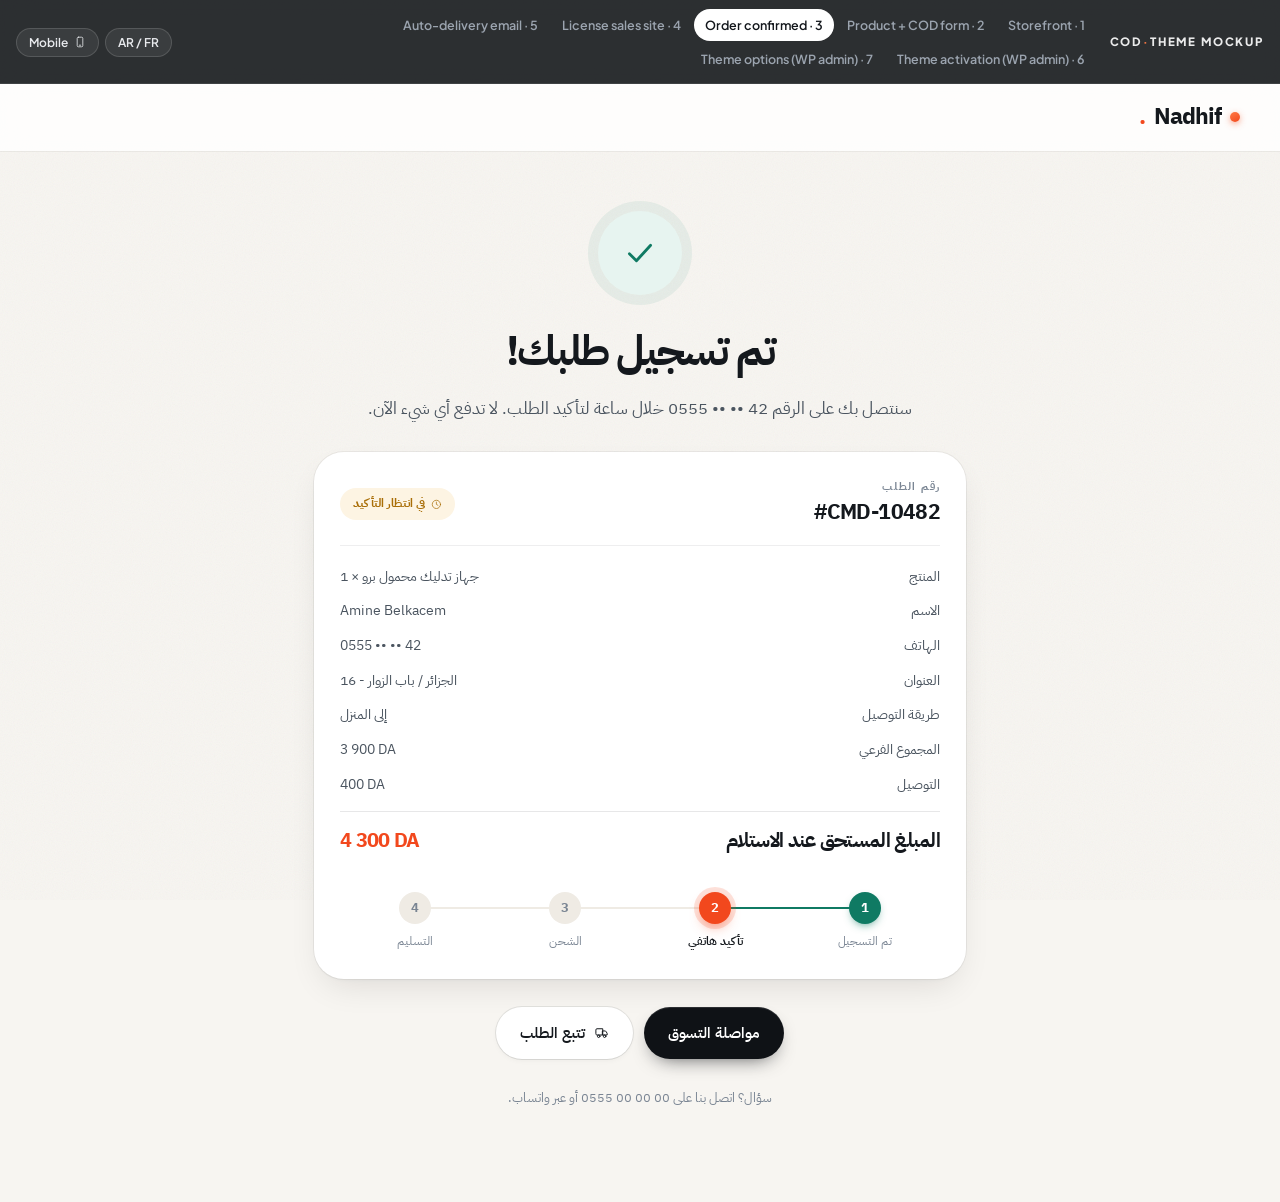
<file: thankyou.html>
<!DOCTYPE html>
<html lang="fr" dir="ltr">
<head>
<meta charset="utf-8">
<meta name="viewport" content="width=device-width, initial-scale=1">
<title>3 · Order confirmed — COD Reseller Theme</title>
<script>/* set language + direction before first paint, so the RTL flip
   never happens after the page has already been laid out */
(function(){try{var l=localStorage.getItem("mk_lang")||"ar";var d=document.documentElement;d.lang=l;d.dir=(l==="ar")?"rtl":"ltr";if(localStorage.getItem("mk_dev")==="m")d.className+=" mobile";}catch(e){}})();</script>
<link rel="preload" as="font" type="font/woff2" href="assets/fonts/plus-jakarta-sans-400-normal-latin.woff2" crossorigin>
<link rel="preload" as="font" type="font/woff2" href="assets/fonts/plus-jakarta-sans-600-normal-latin.woff2" crossorigin>
<link rel="preload" as="font" type="font/woff2" href="assets/fonts/plus-jakarta-sans-800-normal-latin.woff2" crossorigin>
<link rel="preload" as="font" type="font/woff2" href="assets/fonts/ibm-plex-sans-arabic-400-normal-arabic.woff2" crossorigin>
<link rel="preload" as="font" type="font/woff2" href="assets/fonts/ibm-plex-sans-arabic-700-normal-arabic.woff2" crossorigin>
<link rel="preload" as="font" type="font/woff2" href="assets/fonts/instrument-serif-400-italic-latin.woff2" crossorigin>
<link rel="preload" as="font" type="font/woff2" href="assets/fonts/instrument-serif-400-normal-latin.woff2" crossorigin>
<link rel="stylesheet" href="assets/fonts.css">
<link rel="stylesheet" href="assets/app.css">
</head>
<body>
<div id="mockbar" class="mockbar"><div class="mockbar-in"><div class="brand">COD<span>·</span>Theme mockup</div><div class="mocknav"><a href="index.html">1 · Storefront</a><a href="product.html">2 · Product + COD form</a><a href="thankyou.html" class="on">3 · Order confirmed</a><a href="sales-site.html">4 · License sales site</a><a href="email-delivery.html">5 · Auto-delivery email</a><a href="admin-license.html">6 · Theme activation (WP admin)</a><a href="admin-options.html">7 · Theme options (WP admin)</a></div><div class="mocktools"><button class="chip" id="tLang">AR / FR</button><button class="chip" id="tDev"><svg class="i "><use href="#i-phoneDev"></use></svg> Mobile</button></div></div></div>

<div class="frame">

  <header class="site">
    <div class="wrap site-in">
      <a href="index.html" class="logo"><span class="dot"></span>Nadhif<span style="color:var(--accent)">.</span></a>
    </div>
  </header>

  <div class="ty">
    <div class="mark"><svg class="i"><use href="#i-check"></use></svg></div>
    <h1 data-ar="تم تسجيل طلبك!">Commande enregistrée !</h1>
    <p class="sub" data-ar="سنتصل بك على الرقم 0555 •• •• 42 خلال ساعة لتأكيد الطلب. لا تدفع أي شيء الآن.">Nous vous appelons au 0555 •• •• 42 dans l'heure pour confirmer. Vous ne payez rien maintenant.</p>

    <div class="ordercard" data-rise>
      <div class="ohead">
        <div>
          <div class="olbl" data-ar="رقم الطلب">Numéro de commande</div>
          <div class="onum">#CMD-10482</div>
        </div>
        <span class="pill"><svg class="i i-sm"><use href="#i-clock"></use></svg><span data-ar="في انتظار التأكيد">En attente de confirmation</span></span>
      </div>

      <div class="sline"><span data-ar="المنتج">Produit</span><span data-ar="جهاز تدليك محمول برو × 1">Masseur portatif Pro × 1</span></div>
      <div class="sline"><span data-ar="الاسم">Nom</span><span>Amine Belkacem</span></div>
      <div class="sline"><span data-ar="الهاتف">Téléphone</span><span>0555 •• •• 42</span></div>
      <div class="sline"><span data-ar="العنوان">Adresse</span><span data-ar="16 - الجزائر / باب الزوار">16 - Alger / Bab Ezzouar</span></div>
      <div class="sline"><span data-ar="طريقة التوصيل">Livraison</span><span data-ar="إلى المنزل">À domicile</span></div>
      <div class="sline"><span data-ar="المجموع الفرعي">Sous-total</span><span>3 900 DA</span></div>
      <div class="sline"><span data-ar="التوصيل">Livraison</span><span>400 DA</span></div>
      <div class="sline total"><span data-ar="المبلغ المستحق عند الاستلام">À payer à la livraison</span><b>4 300 DA</b></div>

      <div class="steps">
        <div class="step done"><div class="n">1</div><span data-ar="تم التسجيل">Enregistrée</span></div>
        <div class="step now"><div class="n">2</div><span data-ar="تأكيد هاتفي">Appel de confirmation</span></div>
        <div class="step"><div class="n">3</div><span data-ar="الشحن">Expédiée</span></div>
        <div class="step"><div class="n">4</div><span data-ar="التسليم">Livrée</span></div>
      </div>
    </div>

    <div style="display:flex;gap:11px;justify-content:center;margin-top:28px;flex-wrap:wrap">
      <a href="index.html" class="btn btn-dark" data-ar="مواصلة التسوق">Continuer mes achats</a>
      <a href="#" class="btn btn-ghost"><svg class="i"><use href="#i-truck"></use></svg><span data-ar="تتبع الطلب">Suivre ma commande</span></a>
    </div>

    <p style="font-size:13.4px;color:var(--ink-mute);margin-top:28px" data-ar="سؤال؟ اتصل بنا على 0555 00 00 00 أو عبر واتساب.">Une question ? Appelez le 0555 00 00 00 ou écrivez-nous sur WhatsApp.</p>
  </div>

</div>
<script src="assets/app.js"></script>
</body>
</html>
</file>
<file: assets/fonts.css>
/* Self-hosted, so the theme carries no third-party font dependency and the
   files sit on the same origin as the page.

   font-display:optional, not swap. 'swap' lets a late font replace the
   fallback mid-view, and that reflow was measured at up to 0.88 cumulative
   layout shift over a real network. 'optional' forbids that swap outright:
   the page either has the font at first paint or renders the fallback for
   that one view and uses the real font from the next navigation. Combined
   with the preloads in <head>, the font is normally there in time — but the
   layout can never move either way. */
@font-face{font-family:'IBM Plex Sans Arabic';font-style:normal;font-weight:400;font-display:optional;src:url('fonts/ibm-plex-sans-arabic-400-normal-arabic.woff2') format('woff2');unicode-range:U+0600-06FF, U+0750-077F, U+0870-088E, U+0890-0891, U+0897-08E1, U+08E3-08FF, U+200C-200E, U+2010-2011, U+204F, U+2E41, U+FB50-FDFF, U+FE70-FE74, U+FE76-FEFC, U+102E0-102FB, U+10E60-10E7E, U+10EC2-10EC4, U+10EFC-10EFF, U+1EE00-1EE03, U+1EE05-1EE1F, U+1EE21-1EE22, U+1EE24, U+1EE27, U+1EE29-1EE32, U+1EE34-1EE37, U+1EE39, U+1EE3B, U+1EE42, U+1EE47, U+1EE49, U+1EE4B, U+1EE4D-1EE4F, U+1EE51-1EE52, U+1EE54, U+1EE57, U+1EE59, U+1EE5B, U+1EE5D, U+1EE5F, U+1EE61-1EE62, U+1EE64, U+1EE67-1EE6A, U+1EE6C-1EE72, U+1EE74-1EE77, U+1EE79-1EE7C, U+1EE7E, U+1EE80-1EE89, U+1EE8B-1EE9B, U+1EEA1-1EEA3, U+1EEA5-1EEA9, U+1EEAB-1EEBB, U+1EEF0-1EEF1;}
@font-face{font-family:'IBM Plex Sans Arabic';font-style:normal;font-weight:400;font-display:optional;src:url('fonts/ibm-plex-sans-arabic-400-normal-latin-ext.woff2') format('woff2');unicode-range:U+0100-02BA, U+02BD-02C5, U+02C7-02CC, U+02CE-02D7, U+02DD-02FF, U+0304, U+0308, U+0329, U+1D00-1DBF, U+1E00-1E9F, U+1EF2-1EFF, U+2020, U+20A0-20AB, U+20AD-20C0, U+2113, U+2C60-2C7F, U+A720-A7FF;}
@font-face{font-family:'IBM Plex Sans Arabic';font-style:normal;font-weight:400;font-display:optional;src:url('fonts/ibm-plex-sans-arabic-400-normal-latin.woff2') format('woff2');unicode-range:U+0000-00FF, U+0131, U+0152-0153, U+02BB-02BC, U+02C6, U+02DA, U+02DC, U+0304, U+0308, U+0329, U+2000-206F, U+20AC, U+2122, U+2191, U+2193, U+2212, U+2215, U+FEFF, U+FFFD;}
@font-face{font-family:'IBM Plex Sans Arabic';font-style:normal;font-weight:500;font-display:optional;src:url('fonts/ibm-plex-sans-arabic-500-normal-arabic.woff2') format('woff2');unicode-range:U+0600-06FF, U+0750-077F, U+0870-088E, U+0890-0891, U+0897-08E1, U+08E3-08FF, U+200C-200E, U+2010-2011, U+204F, U+2E41, U+FB50-FDFF, U+FE70-FE74, U+FE76-FEFC, U+102E0-102FB, U+10E60-10E7E, U+10EC2-10EC4, U+10EFC-10EFF, U+1EE00-1EE03, U+1EE05-1EE1F, U+1EE21-1EE22, U+1EE24, U+1EE27, U+1EE29-1EE32, U+1EE34-1EE37, U+1EE39, U+1EE3B, U+1EE42, U+1EE47, U+1EE49, U+1EE4B, U+1EE4D-1EE4F, U+1EE51-1EE52, U+1EE54, U+1EE57, U+1EE59, U+1EE5B, U+1EE5D, U+1EE5F, U+1EE61-1EE62, U+1EE64, U+1EE67-1EE6A, U+1EE6C-1EE72, U+1EE74-1EE77, U+1EE79-1EE7C, U+1EE7E, U+1EE80-1EE89, U+1EE8B-1EE9B, U+1EEA1-1EEA3, U+1EEA5-1EEA9, U+1EEAB-1EEBB, U+1EEF0-1EEF1;}
@font-face{font-family:'IBM Plex Sans Arabic';font-style:normal;font-weight:500;font-display:optional;src:url('fonts/ibm-plex-sans-arabic-500-normal-latin-ext.woff2') format('woff2');unicode-range:U+0100-02BA, U+02BD-02C5, U+02C7-02CC, U+02CE-02D7, U+02DD-02FF, U+0304, U+0308, U+0329, U+1D00-1DBF, U+1E00-1E9F, U+1EF2-1EFF, U+2020, U+20A0-20AB, U+20AD-20C0, U+2113, U+2C60-2C7F, U+A720-A7FF;}
@font-face{font-family:'IBM Plex Sans Arabic';font-style:normal;font-weight:500;font-display:optional;src:url('fonts/ibm-plex-sans-arabic-500-normal-latin.woff2') format('woff2');unicode-range:U+0000-00FF, U+0131, U+0152-0153, U+02BB-02BC, U+02C6, U+02DA, U+02DC, U+0304, U+0308, U+0329, U+2000-206F, U+20AC, U+2122, U+2191, U+2193, U+2212, U+2215, U+FEFF, U+FFFD;}
@font-face{font-family:'IBM Plex Sans Arabic';font-style:normal;font-weight:600;font-display:optional;src:url('fonts/ibm-plex-sans-arabic-600-normal-arabic.woff2') format('woff2');unicode-range:U+0600-06FF, U+0750-077F, U+0870-088E, U+0890-0891, U+0897-08E1, U+08E3-08FF, U+200C-200E, U+2010-2011, U+204F, U+2E41, U+FB50-FDFF, U+FE70-FE74, U+FE76-FEFC, U+102E0-102FB, U+10E60-10E7E, U+10EC2-10EC4, U+10EFC-10EFF, U+1EE00-1EE03, U+1EE05-1EE1F, U+1EE21-1EE22, U+1EE24, U+1EE27, U+1EE29-1EE32, U+1EE34-1EE37, U+1EE39, U+1EE3B, U+1EE42, U+1EE47, U+1EE49, U+1EE4B, U+1EE4D-1EE4F, U+1EE51-1EE52, U+1EE54, U+1EE57, U+1EE59, U+1EE5B, U+1EE5D, U+1EE5F, U+1EE61-1EE62, U+1EE64, U+1EE67-1EE6A, U+1EE6C-1EE72, U+1EE74-1EE77, U+1EE79-1EE7C, U+1EE7E, U+1EE80-1EE89, U+1EE8B-1EE9B, U+1EEA1-1EEA3, U+1EEA5-1EEA9, U+1EEAB-1EEBB, U+1EEF0-1EEF1;}
@font-face{font-family:'IBM Plex Sans Arabic';font-style:normal;font-weight:600;font-display:optional;src:url('fonts/ibm-plex-sans-arabic-600-normal-latin-ext.woff2') format('woff2');unicode-range:U+0100-02BA, U+02BD-02C5, U+02C7-02CC, U+02CE-02D7, U+02DD-02FF, U+0304, U+0308, U+0329, U+1D00-1DBF, U+1E00-1E9F, U+1EF2-1EFF, U+2020, U+20A0-20AB, U+20AD-20C0, U+2113, U+2C60-2C7F, U+A720-A7FF;}
@font-face{font-family:'IBM Plex Sans Arabic';font-style:normal;font-weight:600;font-display:optional;src:url('fonts/ibm-plex-sans-arabic-600-normal-latin.woff2') format('woff2');unicode-range:U+0000-00FF, U+0131, U+0152-0153, U+02BB-02BC, U+02C6, U+02DA, U+02DC, U+0304, U+0308, U+0329, U+2000-206F, U+20AC, U+2122, U+2191, U+2193, U+2212, U+2215, U+FEFF, U+FFFD;}
@font-face{font-family:'IBM Plex Sans Arabic';font-style:normal;font-weight:700;font-display:optional;src:url('fonts/ibm-plex-sans-arabic-700-normal-arabic.woff2') format('woff2');unicode-range:U+0600-06FF, U+0750-077F, U+0870-088E, U+0890-0891, U+0897-08E1, U+08E3-08FF, U+200C-200E, U+2010-2011, U+204F, U+2E41, U+FB50-FDFF, U+FE70-FE74, U+FE76-FEFC, U+102E0-102FB, U+10E60-10E7E, U+10EC2-10EC4, U+10EFC-10EFF, U+1EE00-1EE03, U+1EE05-1EE1F, U+1EE21-1EE22, U+1EE24, U+1EE27, U+1EE29-1EE32, U+1EE34-1EE37, U+1EE39, U+1EE3B, U+1EE42, U+1EE47, U+1EE49, U+1EE4B, U+1EE4D-1EE4F, U+1EE51-1EE52, U+1EE54, U+1EE57, U+1EE59, U+1EE5B, U+1EE5D, U+1EE5F, U+1EE61-1EE62, U+1EE64, U+1EE67-1EE6A, U+1EE6C-1EE72, U+1EE74-1EE77, U+1EE79-1EE7C, U+1EE7E, U+1EE80-1EE89, U+1EE8B-1EE9B, U+1EEA1-1EEA3, U+1EEA5-1EEA9, U+1EEAB-1EEBB, U+1EEF0-1EEF1;}
@font-face{font-family:'IBM Plex Sans Arabic';font-style:normal;font-weight:700;font-display:optional;src:url('fonts/ibm-plex-sans-arabic-700-normal-latin-ext.woff2') format('woff2');unicode-range:U+0100-02BA, U+02BD-02C5, U+02C7-02CC, U+02CE-02D7, U+02DD-02FF, U+0304, U+0308, U+0329, U+1D00-1DBF, U+1E00-1E9F, U+1EF2-1EFF, U+2020, U+20A0-20AB, U+20AD-20C0, U+2113, U+2C60-2C7F, U+A720-A7FF;}
@font-face{font-family:'IBM Plex Sans Arabic';font-style:normal;font-weight:700;font-display:optional;src:url('fonts/ibm-plex-sans-arabic-700-normal-latin.woff2') format('woff2');unicode-range:U+0000-00FF, U+0131, U+0152-0153, U+02BB-02BC, U+02C6, U+02DA, U+02DC, U+0304, U+0308, U+0329, U+2000-206F, U+20AC, U+2122, U+2191, U+2193, U+2212, U+2215, U+FEFF, U+FFFD;}
@font-face{font-family:'Instrument Serif';font-style:italic;font-weight:400;font-display:optional;src:url('fonts/instrument-serif-400-italic-latin-ext.woff2') format('woff2');unicode-range:U+0100-02BA, U+02BD-02C5, U+02C7-02CC, U+02CE-02D7, U+02DD-02FF, U+0304, U+0308, U+0329, U+1D00-1DBF, U+1E00-1E9F, U+1EF2-1EFF, U+2020, U+20A0-20AB, U+20AD-20C0, U+2113, U+2C60-2C7F, U+A720-A7FF;}
@font-face{font-family:'Instrument Serif';font-style:italic;font-weight:400;font-display:optional;src:url('fonts/instrument-serif-400-italic-latin.woff2') format('woff2');unicode-range:U+0000-00FF, U+0131, U+0152-0153, U+02BB-02BC, U+02C6, U+02DA, U+02DC, U+0304, U+0308, U+0329, U+2000-206F, U+20AC, U+2122, U+2191, U+2193, U+2212, U+2215, U+FEFF, U+FFFD;}
@font-face{font-family:'Instrument Serif';font-style:normal;font-weight:400;font-display:optional;src:url('fonts/instrument-serif-400-normal-latin-ext.woff2') format('woff2');unicode-range:U+0100-02BA, U+02BD-02C5, U+02C7-02CC, U+02CE-02D7, U+02DD-02FF, U+0304, U+0308, U+0329, U+1D00-1DBF, U+1E00-1E9F, U+1EF2-1EFF, U+2020, U+20A0-20AB, U+20AD-20C0, U+2113, U+2C60-2C7F, U+A720-A7FF;}
@font-face{font-family:'Instrument Serif';font-style:normal;font-weight:400;font-display:optional;src:url('fonts/instrument-serif-400-normal-latin.woff2') format('woff2');unicode-range:U+0000-00FF, U+0131, U+0152-0153, U+02BB-02BC, U+02C6, U+02DA, U+02DC, U+0304, U+0308, U+0329, U+2000-206F, U+20AC, U+2122, U+2191, U+2193, U+2212, U+2215, U+FEFF, U+FFFD;}
@font-face{font-family:'Plus Jakarta Sans';font-style:italic;font-weight:400;font-display:optional;src:url('fonts/plus-jakarta-sans-400-italic-latin-ext.woff2') format('woff2');unicode-range:U+0100-02BA, U+02BD-02C5, U+02C7-02CC, U+02CE-02D7, U+02DD-02FF, U+0304, U+0308, U+0329, U+1D00-1DBF, U+1E00-1E9F, U+1EF2-1EFF, U+2020, U+20A0-20AB, U+20AD-20C0, U+2113, U+2C60-2C7F, U+A720-A7FF;}
@font-face{font-family:'Plus Jakarta Sans';font-style:italic;font-weight:400;font-display:optional;src:url('fonts/plus-jakarta-sans-400-italic-latin.woff2') format('woff2');unicode-range:U+0000-00FF, U+0131, U+0152-0153, U+02BB-02BC, U+02C6, U+02DA, U+02DC, U+0304, U+0308, U+0329, U+2000-206F, U+20AC, U+2122, U+2191, U+2193, U+2212, U+2215, U+FEFF, U+FFFD;}
@font-face{font-family:'Plus Jakarta Sans';font-style:italic;font-weight:500;font-display:optional;src:url('fonts/plus-jakarta-sans-500-italic-latin-ext.woff2') format('woff2');unicode-range:U+0100-02BA, U+02BD-02C5, U+02C7-02CC, U+02CE-02D7, U+02DD-02FF, U+0304, U+0308, U+0329, U+1D00-1DBF, U+1E00-1E9F, U+1EF2-1EFF, U+2020, U+20A0-20AB, U+20AD-20C0, U+2113, U+2C60-2C7F, U+A720-A7FF;}
@font-face{font-family:'Plus Jakarta Sans';font-style:italic;font-weight:500;font-display:optional;src:url('fonts/plus-jakarta-sans-500-italic-latin.woff2') format('woff2');unicode-range:U+0000-00FF, U+0131, U+0152-0153, U+02BB-02BC, U+02C6, U+02DA, U+02DC, U+0304, U+0308, U+0329, U+2000-206F, U+20AC, U+2122, U+2191, U+2193, U+2212, U+2215, U+FEFF, U+FFFD;}
@font-face{font-family:'Plus Jakarta Sans';font-style:normal;font-weight:400;font-display:optional;src:url('fonts/plus-jakarta-sans-400-normal-latin-ext.woff2') format('woff2');unicode-range:U+0100-02BA, U+02BD-02C5, U+02C7-02CC, U+02CE-02D7, U+02DD-02FF, U+0304, U+0308, U+0329, U+1D00-1DBF, U+1E00-1E9F, U+1EF2-1EFF, U+2020, U+20A0-20AB, U+20AD-20C0, U+2113, U+2C60-2C7F, U+A720-A7FF;}
@font-face{font-family:'Plus Jakarta Sans';font-style:normal;font-weight:400;font-display:optional;src:url('fonts/plus-jakarta-sans-400-normal-latin.woff2') format('woff2');unicode-range:U+0000-00FF, U+0131, U+0152-0153, U+02BB-02BC, U+02C6, U+02DA, U+02DC, U+0304, U+0308, U+0329, U+2000-206F, U+20AC, U+2122, U+2191, U+2193, U+2212, U+2215, U+FEFF, U+FFFD;}
@font-face{font-family:'Plus Jakarta Sans';font-style:normal;font-weight:500;font-display:optional;src:url('fonts/plus-jakarta-sans-500-normal-latin-ext.woff2') format('woff2');unicode-range:U+0100-02BA, U+02BD-02C5, U+02C7-02CC, U+02CE-02D7, U+02DD-02FF, U+0304, U+0308, U+0329, U+1D00-1DBF, U+1E00-1E9F, U+1EF2-1EFF, U+2020, U+20A0-20AB, U+20AD-20C0, U+2113, U+2C60-2C7F, U+A720-A7FF;}
@font-face{font-family:'Plus Jakarta Sans';font-style:normal;font-weight:500;font-display:optional;src:url('fonts/plus-jakarta-sans-500-normal-latin.woff2') format('woff2');unicode-range:U+0000-00FF, U+0131, U+0152-0153, U+02BB-02BC, U+02C6, U+02DA, U+02DC, U+0304, U+0308, U+0329, U+2000-206F, U+20AC, U+2122, U+2191, U+2193, U+2212, U+2215, U+FEFF, U+FFFD;}
@font-face{font-family:'Plus Jakarta Sans';font-style:normal;font-weight:600;font-display:optional;src:url('fonts/plus-jakarta-sans-600-normal-latin-ext.woff2') format('woff2');unicode-range:U+0100-02BA, U+02BD-02C5, U+02C7-02CC, U+02CE-02D7, U+02DD-02FF, U+0304, U+0308, U+0329, U+1D00-1DBF, U+1E00-1E9F, U+1EF2-1EFF, U+2020, U+20A0-20AB, U+20AD-20C0, U+2113, U+2C60-2C7F, U+A720-A7FF;}
@font-face{font-family:'Plus Jakarta Sans';font-style:normal;font-weight:600;font-display:optional;src:url('fonts/plus-jakarta-sans-600-normal-latin.woff2') format('woff2');unicode-range:U+0000-00FF, U+0131, U+0152-0153, U+02BB-02BC, U+02C6, U+02DA, U+02DC, U+0304, U+0308, U+0329, U+2000-206F, U+20AC, U+2122, U+2191, U+2193, U+2212, U+2215, U+FEFF, U+FFFD;}
@font-face{font-family:'Plus Jakarta Sans';font-style:normal;font-weight:700;font-display:optional;src:url('fonts/plus-jakarta-sans-700-normal-latin-ext.woff2') format('woff2');unicode-range:U+0100-02BA, U+02BD-02C5, U+02C7-02CC, U+02CE-02D7, U+02DD-02FF, U+0304, U+0308, U+0329, U+1D00-1DBF, U+1E00-1E9F, U+1EF2-1EFF, U+2020, U+20A0-20AB, U+20AD-20C0, U+2113, U+2C60-2C7F, U+A720-A7FF;}
@font-face{font-family:'Plus Jakarta Sans';font-style:normal;font-weight:700;font-display:optional;src:url('fonts/plus-jakarta-sans-700-normal-latin.woff2') format('woff2');unicode-range:U+0000-00FF, U+0131, U+0152-0153, U+02BB-02BC, U+02C6, U+02DA, U+02DC, U+0304, U+0308, U+0329, U+2000-206F, U+20AC, U+2122, U+2191, U+2193, U+2212, U+2215, U+FEFF, U+FFFD;}
@font-face{font-family:'Plus Jakarta Sans';font-style:normal;font-weight:800;font-display:optional;src:url('fonts/plus-jakarta-sans-800-normal-latin-ext.woff2') format('woff2');unicode-range:U+0100-02BA, U+02BD-02C5, U+02C7-02CC, U+02CE-02D7, U+02DD-02FF, U+0304, U+0308, U+0329, U+1D00-1DBF, U+1E00-1E9F, U+1EF2-1EFF, U+2020, U+20A0-20AB, U+20AD-20C0, U+2113, U+2C60-2C7F, U+A720-A7FF;}
@font-face{font-family:'Plus Jakarta Sans';font-style:normal;font-weight:800;font-display:optional;src:url('fonts/plus-jakarta-sans-800-normal-latin.woff2') format('woff2');unicode-range:U+0000-00FF, U+0131, U+0152-0153, U+02BB-02BC, U+02C6, U+02DA, U+02DC, U+0304, U+0308, U+0329, U+2000-206F, U+20AC, U+2122, U+2191, U+2193, U+2212, U+2215, U+FEFF, U+FFFD;}
</file>
<file: assets/app.css>
/* =========================================================
   COD Reseller Theme — design system
   Hand-written CSS, no framework, so it drops straight into
   the WordPress theme later.

   Direction: quiet warm paper, one confident accent, depth
   carried by light instead of by borders.
   ========================================================= */

/* Fonts are loaded from <head> with preconnect + <link>, not @import.
   @import is only discovered once this stylesheet has been parsed, so the
   webfont arrives after first paint and the swap reflows the page.

   These two faces are metric-matched stand-ins used until the real font
   arrives. Plus Jakarta Sans sets 3.96% wider than Arial and IBM Plex Sans
   Arabic 1.64% wider (measured, not guessed), so size-adjust cancels the
   difference and the swap moves nothing. Without them a cold load scored
   0.6 cumulative layout shift; with them it is 0. */
@font-face{
  font-family:'Jakarta Fallback';
  src:local('Arial'),local('Helvetica'),local('Liberation Sans');
  size-adjust:103.96%; ascent-override:105%; descent-override:30%; line-gap-override:0%;
}
@font-face{
  font-family:'Plex Arabic Fallback';
  src:local('Arial'),local('Helvetica'),local('Liberation Sans');
  size-adjust:101.64%; ascent-override:105%; descent-override:30%; line-gap-override:0%;
}

:root{
  /* ink ------------------------------------------------- */
  --ink:#14181D;
  --ink-soft:#4A545F;
  --ink-mute:#7A8593;
  --ink-faint:#A6AEB8;

  /* surfaces -------------------------------------------- */
  --paper:#FFFFFF;
  --paper-2:#FCFBF9;
  --sand:#F7F5F1;
  --sand-deep:#EFEBE4;
  --night:#0F1216;

  /* accent ---------------------------------------------- */
  --accent:#F2481D;
  --accent-2:#FF7A45;
  --accent-ink:#C4310C;
  --accent-wash:#FFF3EE;
  --accent-ring:rgba(242,72,29,.16);

  --green:#0F7A63;
  --green-wash:#E7F4F0;
  --amber:#A96E07;
  --amber-wash:#FDF4E3;
  --red:#C3382A;
  --red-wash:#FBEDEB;

  /* hairlines — deliberately faint. Depth comes from light. */
  --line:rgba(20,24,29,.10);
  --line-soft:rgba(20,24,29,.06);
  --hair:0 0 0 1px rgba(20,24,29,.055);
  --hair-strong:0 0 0 1px rgba(20,24,29,.09);

  /* elevation — layered, warm-tinted, never a single hard drop */
  --e1:0 1px 1px rgba(24,20,16,.03), 0 2px 6px -1px rgba(24,20,16,.05);
  --e2:0 1px 2px rgba(24,20,16,.03), 0 6px 16px -4px rgba(24,20,16,.08);
  --e3:0 2px 4px -1px rgba(24,20,16,.04), 0 14px 34px -10px rgba(24,20,16,.12);
  --e4:0 4px 8px -3px rgba(24,20,16,.05), 0 28px 60px -20px rgba(24,20,16,.20);
  --e5:0 8px 16px -6px rgba(24,20,16,.06), 0 44px 90px -32px rgba(24,20,16,.30);
  --glow:0 8px 20px -8px rgba(242,72,29,.55);
  --glow-lg:0 14px 32px -10px rgba(242,72,29,.55);

  /* radii ----------------------------------------------- */
  --r-xs:8px; --r-sm:12px; --r-md:16px; --r-lg:22px; --r-xl:30px; --r-2xl:40px; --r-pill:999px;

  /* motion ---------------------------------------------- */
  --ease:cubic-bezier(.22,1,.36,1);
  --ease-soft:cubic-bezier(.4,0,.2,1);
  --spring:cubic-bezier(.2,.9,.28,1.25);

  --display:'Plus Jakarta Sans','Jakarta Fallback',system-ui,sans-serif;
  --body:'Plus Jakarta Sans','Jakarta Fallback',system-ui,-apple-system,sans-serif;
  --serif:'Instrument Serif',Georgia,serif;
  --arabic:'IBM Plex Sans Arabic','Plex Arabic Fallback','Jakarta Fallback',system-ui,sans-serif;
  --mono:ui-monospace,'SFMono-Regular',Menlo,monospace;
  --maxw:1200px;
}

html[dir="rtl"]{ --display:var(--arabic); --body:var(--arabic); --serif:var(--arabic); }

*,*::before,*::after{ box-sizing:border-box; }
html{ -webkit-text-size-adjust:100%; scroll-behavior:smooth; }
body{
  margin:0; background:var(--sand); color:var(--ink);
  font-family:var(--body); font-size:16px; line-height:1.6;
  font-feature-settings:'ss01' 1,'cv05' 1;
  -webkit-font-smoothing:antialiased; -moz-osx-font-smoothing:grayscale;
}
img{ max-width:100%; display:block; }
a{ color:inherit; }
button{ font-family:inherit; color:inherit; }
::selection{ background:var(--accent); color:#fff; }

/* the faintest paper tooth — enough to kill flat digital grey */
body::before{
  content:''; position:fixed; inset:0; z-index:0; pointer-events:none; opacity:.20;
  background-image:url("data:image/svg+xml,%3Csvg xmlns='http://www.w3.org/2000/svg' width='180' height='180'%3E%3Cfilter id='n'%3E%3CfeTurbulence type='fractalNoise' baseFrequency='.9' numOctaves='4' stitchTiles='stitch'/%3E%3C/filter%3E%3Crect width='180' height='180' filter='url(%23n)' opacity='.28'/%3E%3C/svg%3E");
}

/* =========================================================
   Icon system — real SVG, stroked, optically sized
   ========================================================= */
.i{
  width:1em; height:1em; display:inline-block; flex:0 0 auto;
  stroke:currentColor; fill:none; stroke-width:1.6;
  stroke-linecap:round; stroke-linejoin:round; vertical-align:-.14em;
}
.i-sm{ width:.9em; height:.9em; }
.i-lg{ font-size:1.35em; }
.i-fill{ fill:currentColor; stroke:none; }

/* =========================================================
   Review chrome — NOT part of the theme
   ========================================================= */
.mockbar{
  position:sticky; top:0; z-index:200; color:#E9EBEE;
  background:rgba(11,14,18,.86); backdrop-filter:saturate(150%) blur(14px);
  box-shadow:inset 0 -1px 0 rgba(255,255,255,.09);
  font-family:'Plus Jakarta Sans','Jakarta Fallback',system-ui,sans-serif;
}
.mockbar-in{
  max-width:1440px; margin:0 auto; padding:9px 16px;
  display:flex; align-items:center; gap:14px; flex-wrap:wrap;
}
.mockbar .brand{
  font-weight:800; font-size:11.5px; letter-spacing:.16em;
  text-transform:uppercase; color:#fff; white-space:nowrap; opacity:.9;
}
.mockbar .brand span{ color:var(--accent-2); }
.mocknav{ display:flex; gap:2px; flex-wrap:wrap; flex:1; }
/* every link carries the same weight so marking one active can never
   change its width and rewrap the bar */
.mocknav a{
  text-decoration:none; font-size:12.5px; font-weight:600; color:#9BA4AF;
  padding:6px 11px; border-radius:var(--r-pill); white-space:nowrap;
  transition:background .2s var(--ease), color .2s var(--ease);
}
.mocknav a:hover{ color:#fff; background:rgba(255,255,255,.09); }
.mocknav a.on{ color:#12161B; background:#fff; }
.mocktools{ display:flex; gap:6px; align-items:center; }
.chip{
  background:rgba(255,255,255,.07); box-shadow:inset 0 0 0 1px rgba(255,255,255,.14);
  border:0; color:#E9EBEE; font-size:12px; font-weight:600; padding:7px 13px;
  border-radius:var(--r-pill); cursor:pointer;
  display:inline-flex; align-items:center; gap:6px;
  transition:background .2s var(--ease), transform .2s var(--spring), box-shadow .2s var(--ease);
}
.chip:hover{ background:rgba(255,255,255,.16); }
.chip:active{ transform:scale(.96); }
.chip.on{ background:var(--accent); box-shadow:inset 0 0 0 1px var(--accent), var(--glow); color:#fff; }

/* device frame ------------------------------------------- */
.frame{ position:relative; z-index:1; transition:max-width .45s var(--ease); }
html.mobile .frame{
  max-width:412px; margin:30px auto 64px; background:var(--sand);
  border-radius:44px; overflow:hidden; isolation:isolate;
  box-shadow:0 0 0 10px #14181D, 0 0 0 11px rgba(255,255,255,.10), var(--e5);
}
html.mobile body{ background:#1B1F25; }
html.mobile .frame::before{
  content:''; position:absolute; top:9px; left:50%; transform:translateX(-50%);
  width:92px; height:20px; border-radius:var(--r-pill); background:#14181D; z-index:150;
}
html.mobile .frame > *:first-child{ padding-top:36px; }

/* =========================================================
   Layout
   ========================================================= */
.wrap{ max-width:var(--maxw); margin:0 auto; padding:0 24px; }
html.mobile .wrap{ padding:0 18px; }

/* scroll reveal ------------------------------------------ */
[data-rise]{ opacity:0; transform:translateY(14px); }
[data-rise].in{
  opacity:1; transform:none;
  transition:opacity .7s var(--ease), transform .7s var(--ease);
}
@media (prefers-reduced-motion:reduce){
  [data-rise]{ opacity:1 !important; transform:none !important; }
  *{ animation-duration:.001s !important; transition-duration:.001s !important; }
}

/* =========================================================
   Storefront header
   ========================================================= */
.topstrip{
  background:var(--night); color:#DDD8D0; font-size:12.5px; letter-spacing:.005em;
  padding:10px 0; text-align:center; position:relative; overflow:hidden;
  display:flex; align-items:center; justify-content:center; gap:9px; flex-wrap:wrap;
}
.topstrip .i{ opacity:.75; }
.topstrip b{ color:var(--accent-2); font-weight:600; }
.topstrip .sep{ opacity:.28; }
html.mobile .topstrip{ font-size:11.6px; padding:9px 14px; }

header.site{
  background:rgba(255,255,255,.82); backdrop-filter:saturate(160%) blur(16px);
  box-shadow:0 1px 0 rgba(20,24,29,.05);
  position:sticky; top:0; z-index:90;
}
html.mobile header.site{ position:relative; }
.site-in{ display:flex; align-items:center; gap:20px; padding:15px 0; }
.logo{
  font-family:var(--display); font-weight:800; font-size:23px; letter-spacing:-.045em;
  text-decoration:none; display:inline-flex; align-items:center; gap:9px;
}
.logo .dot{
  width:10px; height:10px; border-radius:50%;
  background:linear-gradient(150deg,var(--accent-2),var(--accent));
  box-shadow:0 2px 7px -1px rgba(242,72,29,.7);
}
nav.main{ display:flex; gap:4px; margin-inline-start:auto; }
nav.main a{
  text-decoration:none; font-size:14.5px; font-weight:500; color:var(--ink-soft);
  padding:8px 13px; border-radius:var(--r-pill); position:relative;
  transition:color .22s var(--ease), background .22s var(--ease);
}
nav.main a:hover{ color:var(--ink); background:rgba(20,24,29,.045); }
.icon-btn{
  width:41px; height:41px; border-radius:50%; border:0; background:var(--paper);
  box-shadow:var(--hair), var(--e1); display:grid; place-items:center; cursor:pointer;
  font-size:16px; color:var(--ink-soft);
  transition:transform .25s var(--spring), box-shadow .25s var(--ease), color .2s var(--ease);
}
.icon-btn:hover{ transform:translateY(-2px); box-shadow:var(--hair), var(--e2); color:var(--ink); }
.icon-btn:active{ transform:translateY(0) scale(.94); }
html.mobile nav.main{ display:none; }

/* =========================================================
   Hero
   ========================================================= */
.hero{ padding:72px 0 60px; position:relative; overflow:hidden; }
html.mobile .hero{ padding:34px 0 30px; }
.hero::after{
  content:''; position:absolute; inset-inline-end:-180px; top:-160px;
  width:620px; height:620px; border-radius:50%;
  background:radial-gradient(circle at 32% 32%, rgba(242,72,29,.14), rgba(242,72,29,.04) 45%, transparent 66%);
  pointer-events:none; z-index:0;
}
.hero > .wrap{ position:relative; z-index:1; }
.hero-grid{ display:grid; grid-template-columns:1.02fr .98fr; gap:56px; align-items:center; }

.eyebrow{
  display:inline-flex; align-items:center; gap:9px; background:var(--paper);
  border-radius:var(--r-pill); padding:7px 15px 7px 12px;
  font-size:12px; font-weight:600; letter-spacing:.07em; text-transform:uppercase;
  color:var(--ink-soft); box-shadow:var(--hair), var(--e1);
}
html[dir="rtl"] .eyebrow{ padding:7px 12px 7px 15px; letter-spacing:0; }
.eyebrow .pulse{
  width:7px; height:7px; border-radius:50%; background:var(--green); flex:0 0 auto;
  box-shadow:0 0 0 0 rgba(15,122,99,.55); animation:pulse 2.4s infinite;
}
@keyframes pulse{ 70%{ box-shadow:0 0 0 8px rgba(15,122,99,0);} 100%{ box-shadow:0 0 0 0 rgba(15,122,99,0);} }

h1.big{
  font-family:var(--display); font-weight:800; letter-spacing:-.045em;
  font-size:clamp(40px,5.6vw,68px); line-height:1.0; margin:20px 0 18px;
  text-wrap:balance;
}
h1.big em{
  font-style:italic; font-family:var(--serif); font-weight:400;
  color:var(--accent); letter-spacing:-.02em; padding-inline-end:.04em;
}
html[dir="rtl"] h1.big em{ font-style:normal; font-weight:700; }
.lede{ font-size:17.5px; color:var(--ink-soft); max-width:44ch; margin:0 0 30px; line-height:1.65; }
.hero-cta{ display:flex; gap:12px; flex-wrap:wrap; align-items:center; }

.trust-row{ display:flex; gap:26px; margin-top:34px; flex-wrap:wrap; }
.trust{ display:flex; gap:11px; align-items:center; font-size:13.5px; color:var(--ink-soft); font-weight:500; }
.trust .ic{
  width:36px; height:36px; border-radius:12px; background:var(--paper);
  box-shadow:var(--hair), var(--e1); display:grid; place-items:center;
  font-size:16px; color:var(--accent); flex:0 0 auto;
}

.hero-art{ position:relative; }
.hero-card{
  background:var(--paper); border-radius:var(--r-2xl); overflow:hidden;
  box-shadow:var(--hair), var(--e4); transform:rotate(-.9deg);
  transition:transform .6s var(--ease);
}
.hero-art:hover .hero-card{ transform:rotate(0deg); }
.hero-card .ph{ aspect-ratio:4/3.5; }
.hero-float{
  position:absolute; inset-inline-start:-24px; bottom:38px; background:var(--paper);
  border-radius:var(--r-md); padding:13px 17px; box-shadow:var(--hair), var(--e3);
  display:flex; gap:12px; align-items:center;
}
.hero-float .starrow{ color:var(--accent); }
.hero-float .n{ font-family:var(--display); font-weight:800; font-size:19px; letter-spacing:-.03em; line-height:1.1; }

/* placeholder imagery — a designed swatch, not an emoji ---- */
.ph{
  position:relative; overflow:hidden;
  background:
    linear-gradient(135deg, rgba(255,255,255,.55), rgba(255,255,255,0) 42%),
    linear-gradient(158deg, #EFE9DE 0%, #E4DCCE 52%, #D9CFBE 100%);
}
.ph::before{
  content:''; position:absolute; inset:0; opacity:.5;
  background-image:
    repeating-linear-gradient(135deg, rgba(20,24,29,.045) 0 1px, transparent 1px 13px);
}
.ph::after{
  content:''; position:absolute; inset:0; margin:auto; width:34%; max-width:88px; aspect-ratio:1;
  opacity:.20;
  background:no-repeat center/contain url("data:image/svg+xml,%3Csvg xmlns='http://www.w3.org/2000/svg' viewBox='0 0 24 24' fill='none' stroke='%2314181D' stroke-width='1.1' stroke-linecap='round' stroke-linejoin='round'%3E%3Crect x='2.5' y='4' width='19' height='16' rx='2.6'/%3E%3Ccircle cx='8.4' cy='9.6' r='1.7'/%3E%3Cpath d='M3 17.2l4.8-4.6a2 2 0 0 1 2.8 0l3.2 3.1M13.4 15.7l2.3-2.2a2 2 0 0 1 2.8 0L21 16'/%3E%3C/svg%3E");
}

/* =========================================================
   Buttons
   ========================================================= */
.btn{
  display:inline-flex; align-items:center; justify-content:center; gap:9px;
  border:0; cursor:pointer; text-decoration:none; font-weight:600;
  font-size:15px; padding:14px 24px; border-radius:var(--r-pill);
  font-family:var(--body); letter-spacing:-.005em; position:relative; overflow:hidden;
  transition:transform .28s var(--spring), box-shadow .28s var(--ease),
             background .22s var(--ease), color .22s var(--ease);
  -webkit-tap-highlight-color:transparent;
}
.btn:active{ transform:translateY(0) scale(.975); }
.btn .i{ transition:transform .32s var(--ease); }
.btn:hover .i.arr{ transform:translateX(3px); }
html[dir="rtl"] .btn:hover .i.arr{ transform:translateX(-3px); }
html[dir="rtl"] .btn .i.arr{ transform:scaleX(-1); }
html[dir="rtl"] .btn:hover .i.arr{ transform:scaleX(-1) translateX(3px); }

/* sheen sweep — the small human detail buyers feel but don't name */
.btn::after{
  content:''; position:absolute; top:0; bottom:0; width:45%;
  left:-60%; transform:skewX(-18deg); pointer-events:none;
  background:linear-gradient(90deg, transparent, rgba(255,255,255,.30), transparent);
  transition:left .65s var(--ease);
}
.btn:hover::after{ left:130%; }

.btn-primary{
  background:linear-gradient(178deg,var(--accent-2) -18%,var(--accent) 52%,var(--accent-ink) 190%);
  color:#fff;
  box-shadow:var(--glow), inset 0 1px 0 rgba(255,255,255,.28), inset 0 -1px 0 rgba(0,0,0,.10);
}
.btn-primary:hover{ transform:translateY(-2px); box-shadow:var(--glow-lg), inset 0 1px 0 rgba(255,255,255,.28); }
.btn-dark{
  background:var(--night); color:#fff;
  box-shadow:0 8px 20px -10px rgba(15,18,22,.8), inset 0 1px 0 rgba(255,255,255,.12);
}
.btn-dark:hover{ transform:translateY(-2px); box-shadow:0 14px 28px -12px rgba(15,18,22,.85), inset 0 1px 0 rgba(255,255,255,.12); }
.btn-ghost{
  background:var(--paper); color:var(--ink);
  box-shadow:var(--hair-strong), var(--e1);
}
.btn-ghost:hover{ transform:translateY(-2px); box-shadow:0 0 0 1px rgba(20,24,29,.16), var(--e2); }
.btn-ghost::after{ background:linear-gradient(90deg, transparent, rgba(20,24,29,.05), transparent); }
.btn-block{ width:100%; }
.btn-xl{ font-size:16.5px; padding:18px 28px; font-weight:700; }
.btn:disabled{ opacity:.62; cursor:default; transform:none; }
.btn:disabled::after{ display:none; }

/* =========================================================
   Sections
   ========================================================= */
.sec{ padding:76px 0; position:relative; }
html.mobile .sec{ padding:44px 0; }
.sec-head{ display:flex; align-items:flex-end; gap:22px; margin-bottom:32px; flex-wrap:wrap; }
h2.sec-title{
  font-family:var(--display); font-weight:800; letter-spacing:-.04em;
  font-size:clamp(27px,3.4vw,38px); margin:0; line-height:1.08; text-wrap:balance;
}
.sec-sub{ color:var(--ink-mute); font-size:15px; margin:8px 0 0; }
.sec-head .btn{ margin-inline-start:auto; }

/* product grid ------------------------------------------- */
.pgrid{ display:grid; grid-template-columns:repeat(4,1fr); gap:22px; }
html.mobile .pgrid{ grid-template-columns:repeat(2,1fr); gap:13px; }
.pcard{
  background:var(--paper); border-radius:var(--r-lg); overflow:hidden;
  text-decoration:none; display:block; box-shadow:var(--hair), var(--e1);
  transition:transform .38s var(--ease), box-shadow .38s var(--ease);
}
.pcard:hover{ transform:translateY(-6px); box-shadow:var(--hair), var(--e3); }
.pcard .ph{ aspect-ratio:1/1; transition:transform .8s var(--ease); }
.pcard:hover .ph{ transform:scale(1.045); }
.pcard .phwrap{ overflow:hidden; position:relative; }
.pcard .badge{
  position:absolute; top:12px; inset-inline-start:12px; z-index:2;
  background:var(--night); color:#fff;
  font-size:11px; font-weight:700; padding:6px 11px; border-radius:var(--r-pill);
  letter-spacing:.05em; text-transform:uppercase;
  box-shadow:0 4px 10px -3px rgba(15,18,22,.5);
}
.pcard .badge.hot{ background:linear-gradient(160deg,var(--accent-2),var(--accent)); }
.pcard .body{ padding:15px 16px 18px; }
.pcard h3{ font-size:15.5px; font-weight:600; margin:2px 0 6px; line-height:1.32; letter-spacing:-.01em; }
.pcard .cat{ font-size:11.5px; color:var(--ink-mute); margin:0; letter-spacing:.06em; text-transform:uppercase; font-weight:600; }
.price{ font-family:var(--display); font-weight:800; font-size:18px; letter-spacing:-.03em; margin-top:8px; }
.price .old{
  font-size:13px; color:var(--ink-faint); text-decoration:line-through;
  font-weight:500; margin-inline-start:8px; letter-spacing:0;
}

/* star rating — SVG, not text glyphs.
   Width and height are reserved so that filling these in from JS cannot
   move anything around it. */
.stars{
  display:inline-flex; gap:1.5px; color:var(--accent); line-height:1;
  width:71px; height:13px; flex:0 0 auto; vertical-align:middle;
}
.stars .i{ width:13px; height:13px; }
.stars .i.off{ color:var(--ink-faint); opacity:.42; }

/* value strip -------------------------------------------- */
.vstrip{
  background:var(--night); color:#E4E1DC; padding:44px 0; position:relative; overflow:hidden;
}
.vstrip::before{
  content:''; position:absolute; inset:0;
  background:radial-gradient(760px 300px at 15% 0%, rgba(242,72,29,.14), transparent 62%);
}
.vstrip .wrap{ position:relative; }
.vgrid{ display:grid; grid-template-columns:repeat(4,1fr); gap:22px; }
html.mobile .vgrid{ grid-template-columns:repeat(2,1fr); gap:18px; }
.vitem{ display:flex; gap:14px; align-items:flex-start; }
.vitem .ic{
  width:40px; height:40px; border-radius:13px; background:rgba(255,255,255,.07);
  box-shadow:inset 0 0 0 1px rgba(255,255,255,.10);
  display:grid; place-items:center; font-size:18px; flex:0 0 auto; color:var(--accent-2);
}
.vitem h4{ margin:2px 0 3px; font-size:14.5px; font-weight:600; letter-spacing:-.01em; }
.vitem p{ margin:0; font-size:12.8px; color:#9AA2AC; line-height:1.5; }

/* footer -------------------------------------------------- */
footer.site{ background:var(--sand-deep); padding:56px 0 32px; box-shadow:inset 0 1px 0 rgba(20,24,29,.05); }
.fgrid{ display:grid; grid-template-columns:1.5fr 1fr 1fr 1fr; gap:30px; }
html.mobile .fgrid{ grid-template-columns:1fr 1fr; gap:24px; }
footer h5{ font-size:11.5px; text-transform:uppercase; letter-spacing:.12em; margin:0 0 13px; color:var(--ink-mute); font-weight:700; }
footer a{
  display:block; text-decoration:none; color:var(--ink-soft); font-size:14px; padding:4px 0;
  transition:color .2s var(--ease), transform .25s var(--ease);
}
footer a:hover{ color:var(--accent); }
.fbot{
  margin-top:36px; padding-top:20px; box-shadow:inset 0 1px 0 rgba(20,24,29,.09);
  font-size:12.6px; color:var(--ink-mute); display:flex; justify-content:space-between; gap:12px; flex-wrap:wrap;
}

/* =========================================================
   Product page + single-page COD form
   ========================================================= */
.crumbs{ font-size:12.8px; color:var(--ink-mute); padding:22px 0 6px; }
.crumbs a{ text-decoration:none; transition:color .2s var(--ease); }
.crumbs a:hover{ color:var(--accent); }
.crumbs .sep{ opacity:.45; margin:0 5px; }

.pdp{ display:grid; grid-template-columns:1fr 1fr; gap:38px 54px; padding:14px 0 48px; align-items:start; }
.pdp > .gallery{ grid-column:1; grid-row:1; }
.pdp > .buybox { grid-column:2; grid-row:1 / span 2; }
.pdp > .whycard{ grid-column:1; grid-row:2; }
html.mobile .pdp{ grid-template-columns:1fr; gap:28px; padding-bottom:20px; }
html.mobile .pdp > *{ grid-column:1 !important; grid-row:auto !important; }

.gallery .main{
  aspect-ratio:1/1; border-radius:var(--r-xl); position:relative; overflow:hidden;
  box-shadow:var(--hair), var(--e2);
}
.gallery .main > .ph{ position:absolute; inset:0; }
.gallery .main .tag{
  position:absolute; top:16px; inset-inline-start:16px; z-index:2;
  background:rgba(15,18,22,.86); backdrop-filter:blur(6px); color:#fff;
  font-size:12px; font-weight:600; padding:8px 14px; border-radius:var(--r-pill);
  display:inline-flex; align-items:center; gap:7px;
  box-shadow:0 6px 16px -6px rgba(15,18,22,.6);
}
.thumbs{ display:flex; gap:11px; margin-top:13px; }
.thumbs div{
  width:74px; height:74px; border-radius:var(--r-sm); overflow:hidden; cursor:pointer;
  box-shadow:var(--hair);
  transition:box-shadow .25s var(--ease), transform .25s var(--spring);
}
.thumbs div .ph{ width:100%; height:100%; }
.thumbs div:hover{ transform:translateY(-2px); }
.thumbs div.on{ box-shadow:0 0 0 2px var(--accent), 0 0 0 5px var(--accent-ring); }
html.mobile .thumbs div{ width:60px; height:60px; }

.pdp-title{
  font-family:var(--display); font-weight:800; letter-spacing:-.042em;
  font-size:clamp(28px,3.6vw,41px); line-height:1.06; margin:6px 0 12px; text-wrap:balance;
}
.rating-row{ display:flex; align-items:center; gap:10px; font-size:13.4px; color:var(--ink-mute); margin-bottom:18px; flex-wrap:wrap; }
.rating-row .dot{ width:3px; height:3px; border-radius:50%; background:var(--ink-faint); }

.pricebox{ display:flex; align-items:baseline; gap:13px; margin:0 0 8px; flex-wrap:wrap; }
.pricebox .now{ font-family:var(--display); font-weight:800; font-size:38px; letter-spacing:-.045em; color:var(--ink); }
.pricebox .was{ font-size:17px; color:var(--ink-faint); text-decoration:line-through; font-weight:500; }
.pricebox .save{
  background:var(--green-wash); color:var(--green); font-size:12.5px; font-weight:700;
  padding:5px 11px; border-radius:var(--r-pill);
}
.stockline{ display:flex; align-items:center; gap:9px; font-size:13.4px; color:var(--green); font-weight:600; margin-bottom:22px; }
.stockline .d{
  width:8px; height:8px; border-radius:50%; background:var(--green);
  box-shadow:0 0 0 0 rgba(15,122,99,.5); animation:pulse 2.4s infinite;
}

.bullets{ list-style:none; padding:0; margin:0; display:grid; gap:11px; }
.bullets li{ display:flex; gap:11px; font-size:14.6px; color:var(--ink-soft); align-items:flex-start; }
.bullets li .i{ color:var(--green); margin-top:.28em; }

/* quantity offers ---------------------------------------- */
.offers{ display:grid; gap:11px; margin-bottom:24px; }
.offer{
  display:flex; align-items:center; gap:14px; padding:15px 17px; cursor:pointer;
  border-radius:var(--r-md); background:var(--paper); position:relative;
  box-shadow:var(--hair-strong);
  transition:box-shadow .28s var(--ease), transform .28s var(--ease), background .28s var(--ease);
}
.offer:hover{ box-shadow:0 0 0 1px rgba(20,24,29,.16), var(--e1); transform:translateY(-1px); }
.offer.on{
  background:var(--accent-wash);
  box-shadow:0 0 0 1.5px var(--accent), 0 0 0 5px var(--accent-ring), var(--e1);
}
.offer .radio{
  width:21px; height:21px; border-radius:50%; flex:0 0 auto; position:relative;
  box-shadow:inset 0 0 0 1.7px rgba(20,24,29,.20);
  transition:box-shadow .28s var(--ease); background:var(--paper);
}
.offer.on .radio{ box-shadow:inset 0 0 0 7px var(--accent); }
.offer .radio::after{
  content:''; position:absolute; inset:0; margin:auto; width:7px; height:7px;
  border-radius:50%; background:#fff; transform:scale(0);
  transition:transform .3s var(--spring);
}
.offer.on .radio::after{ transform:scale(1); }
.offer .t{ flex:1; min-width:0; }
.offer .t b{ display:block; font-size:15px; font-weight:700; letter-spacing:-.015em; }
.offer .t span{ font-size:12.6px; color:var(--ink-mute); }
.offer .p{ font-family:var(--display); font-weight:800; font-size:17.5px; letter-spacing:-.03em; }
.offer .ribbon{
  position:absolute; top:-10px; inset-inline-end:16px;
  background:linear-gradient(160deg,var(--green),#0B6552); color:#fff;
  font-size:10px; font-weight:700; padding:4px 10px; border-radius:var(--r-pill);
  letter-spacing:.08em; text-transform:uppercase;
  box-shadow:0 4px 10px -3px rgba(15,122,99,.6);
}

/* ---------------- the COD form -------------------------- */
.codform{
  background:var(--paper); border-radius:var(--r-xl);
  padding:26px 24px 24px; box-shadow:var(--hair), var(--e3);
  position:relative; overflow:hidden;
}
.codform::before{
  content:''; position:absolute; inset-inline:0; top:0; height:3px;
  background:linear-gradient(90deg,var(--accent),var(--accent-2),#FFC49B);
}
.codform h3{
  font-family:var(--display); font-weight:800; font-size:20px; letter-spacing:-.035em;
  margin:2px 0 4px; display:flex; align-items:center; gap:10px; line-height:1.25;
}
.codform h3 .i{ color:var(--accent); }
.codform .hint{ font-size:13.2px; color:var(--ink-mute); margin:0 0 20px; line-height:1.5; }

.field{ margin-bottom:15px; }
.field label{
  display:block; font-size:12.4px; font-weight:600; margin-bottom:7px;
  color:var(--ink-soft); letter-spacing:.015em;
}
.field label .req{ color:var(--accent); }
.field input, .field select, .field textarea{
  width:100%; padding:14px 16px; font-size:15.5px; font-family:inherit; color:var(--ink);
  border:0; border-radius:var(--r-sm); background:var(--paper-2);
  box-shadow:inset 0 0 0 1px rgba(20,24,29,.11);
  transition:box-shadow .25s var(--ease), background .25s var(--ease);
  appearance:none; line-height:1.35;
}
.field input:hover, .field select:hover{ box-shadow:inset 0 0 0 1px rgba(20,24,29,.20); }
.field input:focus, .field select:focus, .field textarea:focus{
  outline:none; background:var(--paper);
  box-shadow:inset 0 0 0 1.5px var(--accent), 0 0 0 4px var(--accent-ring);
}
.field select{
  cursor:pointer;
  background-image:url("data:image/svg+xml,%3Csvg xmlns='http://www.w3.org/2000/svg' width='13' height='8' fill='none'%3E%3Cpath d='M1.2 1.4L6.5 6.6l5.3-5.2' stroke='%237A8593' stroke-width='1.8' stroke-linecap='round' stroke-linejoin='round'/%3E%3C/svg%3E");
  background-repeat:no-repeat; background-position:right 16px center; padding-inline-end:42px;
}
html[dir="rtl"] .field select{ background-position:left 16px center; padding-inline-end:16px; padding-inline-start:42px; }
.field select:disabled{ opacity:.55; cursor:not-allowed; background-color:var(--sand); }
.field input::placeholder{ color:var(--ink-faint); }
.field.err input, .field.err select{ box-shadow:inset 0 0 0 1.5px var(--red), 0 0 0 4px rgba(195,56,42,.12); background:var(--red-wash); }
.errmsg{
  display:none; font-size:12.4px; color:var(--red); margin-top:6px; font-weight:500;
  align-items:center; gap:6px;
}
.field.err .errmsg{ display:flex; animation:shake .38s var(--ease-soft); }
@keyframes shake{ 0%,100%{ transform:translateX(0);} 22%{ transform:translateX(-4px);} 62%{ transform:translateX(3px);} }
.row2{ display:grid; grid-template-columns:1fr 1fr; gap:13px; }

.grouplabel{
  display:block; font-size:12.4px; font-weight:600; margin-bottom:8px;
  color:var(--ink-soft); letter-spacing:.015em;
}
.ship-toggle{ display:grid; grid-template-columns:1fr 1fr; gap:11px; margin-bottom:16px; }
.ship-opt{
  border:0; border-radius:var(--r-md); padding:14px 15px; cursor:pointer;
  background:var(--paper-2); text-align:start; position:relative;
  box-shadow:inset 0 0 0 1px rgba(20,24,29,.11);
  transition:box-shadow .28s var(--ease), transform .28s var(--ease), background .28s var(--ease);
}
.ship-opt:hover{ box-shadow:inset 0 0 0 1px rgba(20,24,29,.2); transform:translateY(-1px); }
.ship-opt.on{
  background:var(--accent-wash);
  box-shadow:inset 0 0 0 1.5px var(--accent), 0 0 0 4px var(--accent-ring);
}
.ship-opt .top{ display:flex; align-items:center; gap:8px; margin-bottom:3px; }
.ship-opt .top .i{ color:var(--ink-mute); transition:color .25s var(--ease); }
.ship-opt.on .top .i{ color:var(--accent); }
.ship-opt b{ font-size:14px; font-weight:700; letter-spacing:-.015em; }
.ship-opt span.d{ font-size:12.2px; color:var(--ink-mute); display:block; line-height:1.42; }
.ship-opt .cost{
  font-family:var(--display); font-weight:800; font-size:15.5px; margin-top:7px;
  display:block; letter-spacing:-.03em;
}
.ship-opt .tick{
  position:absolute; top:12px; inset-inline-end:12px; width:18px; height:18px;
  border-radius:50%; background:var(--accent); color:#fff;
  display:grid; place-items:center; transform:scale(0);
  transition:transform .32s var(--spring);
}
.ship-opt.on .tick{ transform:scale(1); }
.ship-opt .tick .i{ width:11px; height:11px; stroke-width:2.6; }

.qtyrow{ display:flex; align-items:center; gap:14px; margin-bottom:17px; }
.qty{
  display:flex; align-items:center; border-radius:var(--r-pill); overflow:hidden;
  box-shadow:inset 0 0 0 1px rgba(20,24,29,.13); background:var(--paper-2);
}
.qty button{
  width:44px; height:44px; border:0; background:transparent; cursor:pointer;
  color:var(--ink-soft); display:grid; place-items:center;
  transition:background .2s var(--ease), color .2s var(--ease);
}
.qty button:hover{ background:rgba(242,72,29,.09); color:var(--accent); }
.qty button:active{ background:rgba(242,72,29,.18); }
.qty span{ width:42px; text-align:center; font-weight:700; font-size:16px; font-family:var(--display); }

.summary{
  background:var(--sand); border-radius:var(--r-md); padding:16px 18px; margin:8px 0 18px;
  box-shadow:inset 0 0 0 1px rgba(20,24,29,.06);
}
.sline{ display:flex; justify-content:space-between; gap:14px; font-size:14.2px; padding:6px 0; color:var(--ink-soft); }
.sline > span:last-child, .sline > b{ text-align:end; }
.sline.total{
  margin-top:8px; padding-top:13px; box-shadow:inset 0 1px 0 rgba(20,24,29,.10);
  font-family:var(--display); font-weight:800; font-size:20px; color:var(--ink); letter-spacing:-.035em;
}
.sline.total b{ color:var(--accent); font-weight:800; }
.sline .flash{ animation:flash .55s var(--ease-soft); border-radius:5px; }
@keyframes flash{ 0%{ background:rgba(242,72,29,.17);} 100%{ background:transparent;} }

.securenote{
  display:flex; gap:8px; align-items:center; justify-content:center;
  font-size:12.4px; color:var(--ink-mute); margin-top:14px;
}
.paybadges{ display:flex; gap:7px; justify-content:center; margin-top:13px; flex-wrap:wrap; }
.paybadge{
  border-radius:var(--r-pill); padding:6px 12px; box-shadow:var(--hair-strong);
  font-size:11.4px; font-weight:600; color:var(--ink-soft); background:var(--paper);
}

/* sticky mobile buy bar ----------------------------------- */
.stickybar{ display:none; }
html.mobile .stickybar{
  display:flex; position:fixed; bottom:0; inset-inline-start:50%; transform:translateX(-50%);
  width:392px; z-index:80; gap:12px; align-items:center;
  background:rgba(255,255,255,.90); backdrop-filter:saturate(160%) blur(18px);
  box-shadow:0 -1px 0 rgba(20,24,29,.07), 0 -12px 30px -18px rgba(20,24,29,.4);
  padding:12px 15px calc(12px + env(safe-area-inset-bottom));
  border-radius:0 0 34px 34px;
  animation:slideup .5s var(--ease);
}
@keyframes slideup{ from{ transform:translate(-50%,100%);} }
html[dir="rtl"].mobile .stickybar{ transform:translateX(50%); }
html[dir="rtl"].mobile .stickybar{ animation:slideup-rtl .5s var(--ease); }
@keyframes slideup-rtl{ from{ transform:translate(50%,100%);} }
.stickybar .sp{ font-family:var(--display); font-weight:800; font-size:19px; letter-spacing:-.035em; line-height:1.15; }
.stickybar .sp small{ display:block; font-size:10.5px; font-weight:600; color:var(--ink-mute); letter-spacing:.04em; text-transform:uppercase; }
.stickybar .btn{ flex:1; padding:14px 18px; }
html.mobile .row2{ grid-template-columns:1fr; }
html.mobile footer.site{ padding-bottom:96px; }

/* reviews -------------------------------------------------- */
.rev-grid{ display:grid; grid-template-columns:repeat(3,1fr); gap:20px; }
html.mobile .rev-grid{ grid-template-columns:1fr; gap:14px; }
.rev{
  background:var(--paper); border-radius:var(--r-lg); padding:22px;
  box-shadow:var(--hair), var(--e1);
  transition:transform .38s var(--ease), box-shadow .38s var(--ease);
}
.rev:hover{ transform:translateY(-4px); box-shadow:var(--hair), var(--e3); }
.rev .who{ display:flex; align-items:center; gap:12px; margin-bottom:12px; }
.rev .av{
  width:40px; height:40px; border-radius:50%; flex:0 0 auto;
  background:linear-gradient(150deg,var(--sand-deep),#DCD4C6);
  display:grid; place-items:center; font-weight:700; color:var(--ink-soft); font-size:15px;
  font-family:var(--display); box-shadow:var(--hair);
}
.rev .who b{ font-size:14px; display:block; font-weight:700; letter-spacing:-.01em; }
.rev .who span{ font-size:11.8px; color:var(--ink-mute); display:inline-flex; align-items:center; gap:5px; }
.rev .who span .i{ color:var(--green); width:12px; height:12px; }
.rev p{ margin:10px 0 0; font-size:14.2px; color:var(--ink-soft); line-height:1.6; }
.rev .qmark{ font-family:var(--serif); font-size:34px; color:var(--accent); opacity:.28; line-height:.6; display:block; }

/* =========================================================
   Thank-you page
   ========================================================= */
.ty{ max-width:700px; margin:0 auto; padding:60px 24px 80px; text-align:center; }
html.mobile .ty{ padding:36px 18px 54px; }
.ty .mark{
  width:84px; height:84px; border-radius:50%; background:var(--green-wash); color:var(--green);
  display:grid; place-items:center; font-size:34px; margin:0 auto 22px;
  box-shadow:0 0 0 10px rgba(15,122,99,.07);
  animation:pop .6s var(--spring);
}
.ty .mark .i{ stroke-width:2; }
@keyframes pop{ 0%{ transform:scale(.4); opacity:0;} 100%{ transform:scale(1); opacity:1;} }
.ty h1{ font-family:var(--display); font-weight:800; font-size:clamp(28px,4.2vw,42px); letter-spacing:-.045em; margin:0 0 12px; text-wrap:balance; }
.ty p.sub{ color:var(--ink-soft); font-size:16.5px; margin:0 0 30px; line-height:1.6; }
.ordercard{
  background:var(--paper); border-radius:var(--r-xl);
  padding:26px; text-align:start; box-shadow:var(--hair), var(--e3);
}
.ordercard .ohead{
  display:flex; justify-content:space-between; align-items:center; gap:10px; flex-wrap:wrap;
  padding-bottom:16px; margin-bottom:14px; box-shadow:inset 0 -1px 0 rgba(20,24,29,.07);
}
.ordercard .olbl{ font-size:11px; color:var(--ink-mute); text-transform:uppercase; letter-spacing:.1em; font-weight:700; }
.ordercard .onum{ font-family:var(--display); font-weight:800; font-size:21px; letter-spacing:-.03em; }
.pill{
  background:var(--amber-wash); color:var(--amber); font-size:12px; font-weight:700;
  padding:6px 13px; border-radius:var(--r-pill); display:inline-flex; align-items:center; gap:6px;
}
.pill.green{ background:var(--green-wash); color:var(--green); }
.pill.red{ background:var(--red-wash); color:var(--red); }
.pill.grey{ background:var(--sand-deep); color:var(--ink-soft); }

.steps{ display:flex; gap:0; margin:30px 0 4px; }
.step{ flex:1; text-align:center; position:relative; font-size:12px; color:var(--ink-mute); line-height:1.35; }
.step .n{
  width:32px; height:32px; border-radius:50%; background:var(--sand-deep); color:var(--ink-mute);
  display:grid; place-items:center; margin:0 auto 9px; font-weight:700; font-size:13px;
  position:relative; z-index:2; font-family:var(--display);
  transition:background .3s var(--ease);
}
.step.done .n{ background:var(--green); color:#fff; box-shadow:0 4px 10px -4px rgba(15,122,99,.8); }
.step.now .n{
  background:var(--accent); color:#fff;
  box-shadow:0 0 0 5px var(--accent-ring), 0 6px 14px -5px rgba(242,72,29,.7);
}
.step.now span{ color:var(--ink); font-weight:600; }
.step::before{
  content:''; position:absolute; top:15px; inset-inline-start:-50%; width:100%; height:2px;
  background:var(--sand-deep); z-index:1;
}
.step:first-child::before{ display:none; }
.step.done::before, .step.now::before{ background:var(--green); }

/* =========================================================
   WP-admin license activation screen
   ========================================================= */
.wpadmin{ background:#F0F0F1; min-height:640px; display:flex; font-size:14px; color:#3C434A; }
.wpside{ width:180px; background:#1D2327; color:#C3C4C7; padding:12px 0; flex:0 0 auto; }
html.mobile .wpside{ display:none; }
.wpside .item{ padding:10px 15px; font-size:13.2px; display:flex; gap:10px; align-items:center; }
.wpside .item .i{ opacity:.75; width:16px; height:16px; }
.wpside .item.on{ background:#2271B1; color:#fff; font-weight:600; }
.wpside .item.on .i{ opacity:1; }
.wpmain{ flex:1; padding:24px 28px 48px; min-width:0; }
.wpmain h1.wph{ font-family:var(--body); font-weight:500; font-size:22px; color:#1D2327; margin:0 0 6px; letter-spacing:-.02em; }
.wpnotice{
  background:#fff; border-inline-start:4px solid #72AEE6; padding:13px 15px; margin:16px 0;
  box-shadow:0 1px 2px rgba(0,0,0,.05); font-size:13.5px; border-radius:0 3px 3px 0; line-height:1.55;
}
.wpnotice.warn{ border-color:#DBA617; }
.wpnotice.err{ border-color:#D63638; }
.wpnotice.ok{ border-color:#00A32B; }
.wpbox{ background:#fff; box-shadow:0 0 0 1px #DCDCDE, 0 1px 2px rgba(0,0,0,.04); margin-bottom:22px; border-radius:4px; }
.wpbox .hd{
  padding:13px 15px; box-shadow:inset 0 -1px 0 #E4E4E6; font-weight:600; font-size:14px;
  color:#1D2327; display:flex; align-items:center; gap:9px;
}
.wpbox .hd .i{ color:#787C82; }
.wpbox .bd{ padding:17px 15px; }
.wpfield{ display:flex; gap:10px; flex-wrap:wrap; align-items:center; }
.wpfield input{
  flex:1; min-width:230px; padding:10px 12px; border:1px solid #8C8F94; border-radius:4px;
  font-family:var(--mono); font-size:14px; letter-spacing:.07em;
}
.wpfield input:focus{ outline:none; border-color:#2271B1; box-shadow:0 0 0 1px #2271B1; }
.wpbtn{
  background:#2271B1; color:#fff; border:1px solid #2271B1; border-radius:4px;
  padding:9px 16px; font-size:13.4px; cursor:pointer; font-weight:500;
  transition:background .18s var(--ease);
}
.wpbtn:hover{ background:#135E96; }
.wpbtn.sec{ background:#F6F7F7; color:#2271B1; }
.wpbtn.sec:hover{ background:#EDEFEF; }
.wpbtn.danger{ background:#fff; color:#B32D2E; border-color:#B32D2E; }
.wpbtn.danger:hover{ background:#FCF0F1; }
.lictable{ width:100%; border-collapse:collapse; font-size:13.5px; }
.lictable td{ padding:10px 4px; box-shadow:inset 0 -1px 0 #F0F0F1; }
.lictable td:first-child{ color:#646970; width:186px; }
.lictable code, .wpmain code{
  background:#F6F7F7; box-shadow:inset 0 0 0 1px #DCDCDE; border-radius:3px; padding:2px 7px;
  font-size:12.6px; font-family:var(--mono);
}
.statetabs{ display:flex; gap:7px; flex-wrap:wrap; margin-bottom:16px; }
.statetab{
  border:0; background:var(--paper); border-radius:var(--r-pill); padding:8px 15px;
  font-size:12.8px; cursor:pointer; color:var(--ink-soft); font-weight:600;
  box-shadow:var(--hair-strong), var(--e1);
  transition:transform .25s var(--spring), box-shadow .25s var(--ease), background .25s var(--ease), color .25s var(--ease);
}
.statetab:hover{ transform:translateY(-1px); box-shadow:var(--hair-strong), var(--e2); }
.statetab.on{ background:var(--night); color:#fff; box-shadow:var(--e2); }
.hidden{ display:none !important; }
.meter{ height:7px; background:#E6E6E9; border-radius:var(--r-pill); overflow:hidden; margin-top:8px; max-width:260px; }
.meter i{ display:block; height:100%; background:var(--green); border-radius:var(--r-pill); }
.meter i.warn{ background:#DBA617; }
.meter i.bad{ background:#D63638; }

/* =========================================================
   License sales site (System 1)
   ========================================================= */
.dark-hero{
  background:
    radial-gradient(900px 480px at 78% -14%, rgba(242,72,29,.26), transparent 62%),
    radial-gradient(720px 420px at 6% 6%, rgba(15,122,99,.20), transparent 60%),
    var(--night);
  color:#E7E9EC; padding:78px 0 66px; position:relative; overflow:hidden;
}
html.mobile .dark-hero{ padding:40px 0 38px; }
.dark-hero::after{
  content:''; position:absolute; inset:0; opacity:.5; pointer-events:none;
  background-image:repeating-linear-gradient(115deg, rgba(255,255,255,.022) 0 1px, transparent 1px 22px);
}
.dark-hero .wrap{ position:relative; z-index:2; }
.dark-hero h1{
  font-family:var(--display); font-weight:800; letter-spacing:-.045em;
  font-size:clamp(34px,5.2vw,60px); line-height:1.02; margin:18px 0 16px; max-width:17ch; text-wrap:balance;
}
.dark-hero h1 em{
  font-style:italic; font-family:var(--serif); font-weight:400; color:var(--accent-2);
}
html[dir="rtl"] .dark-hero h1 em{ font-style:normal; font-weight:700; }
.dark-hero p{ color:#9DA5AF; font-size:17px; max-width:52ch; margin:0 0 30px; line-height:1.62; }
.dark-hero .eyebrow{
  background:rgba(255,255,255,.06); color:#CFD5DB;
  box-shadow:inset 0 0 0 1px rgba(255,255,255,.13);
}
.dark-hero .trust .ic{
  background:rgba(255,255,255,.07); color:var(--accent-2);
  box-shadow:inset 0 0 0 1px rgba(255,255,255,.12);
}

.plans{ display:grid; grid-template-columns:repeat(3,1fr); gap:20px; margin-top:8px; }
html.mobile .plans{ grid-template-columns:1fr; }
.plan{
  background:var(--paper); border-radius:var(--r-xl); padding:28px 24px; position:relative;
  box-shadow:var(--hair), var(--e1);
  transition:transform .38s var(--ease), box-shadow .38s var(--ease);
}
.plan:hover{ transform:translateY(-5px); box-shadow:var(--hair), var(--e3); }
.plan.feat{
  box-shadow:0 0 0 1.5px var(--accent), 0 0 0 6px var(--accent-ring), var(--e3);
}
.plan.feat:hover{ box-shadow:0 0 0 1.5px var(--accent), 0 0 0 6px var(--accent-ring), var(--e4); }
.plan .tag{
  position:absolute; top:-11px; inset-inline-start:24px;
  background:linear-gradient(160deg,var(--accent-2),var(--accent)); color:#fff;
  font-size:10.5px; font-weight:700; padding:5px 13px; border-radius:var(--r-pill);
  letter-spacing:.09em; text-transform:uppercase; box-shadow:var(--glow);
}
.plan h3{ font-family:var(--display); font-weight:800; font-size:19px; margin:0 0 4px; letter-spacing:-.03em; }
.plan .dur{ font-size:12.8px; color:var(--ink-mute); margin-bottom:18px; }
.plan .amt{ font-family:var(--display); font-weight:800; font-size:42px; letter-spacing:-.05em; line-height:1; }
.plan .amt small{ font-size:15px; font-weight:600; color:var(--ink-mute); letter-spacing:-.01em; }
.plan ul{ list-style:none; padding:0; margin:20px 0 24px; display:grid; gap:11px; }
.plan li{ display:flex; gap:10px; font-size:14px; color:var(--ink-soft); align-items:flex-start; }
.plan li .i{ color:var(--green); margin-top:.3em; flex:0 0 auto; }
.plan li.no{ color:var(--ink-faint); }
.plan li.no .i{ color:var(--ink-faint); }

.flowsteps{ display:grid; grid-template-columns:repeat(4,1fr); gap:18px; }
html.mobile .flowsteps{ grid-template-columns:1fr; gap:12px; }
.fstep{
  background:var(--paper); border-radius:var(--r-lg); padding:22px; position:relative;
  box-shadow:var(--hair), var(--e1);
  transition:transform .38s var(--ease), box-shadow .38s var(--ease);
}
.fstep:hover{ transform:translateY(-4px); box-shadow:var(--hair), var(--e2); }
.fstep .n{
  font-family:var(--display); font-weight:800; font-size:12px; color:var(--accent);
  letter-spacing:.16em; margin-bottom:11px;
}
.fstep h4{ font-size:15.5px; margin:0 0 7px; font-weight:700; letter-spacing:-.02em; }
.fstep p{ margin:0; font-size:13.4px; color:var(--ink-mute); line-height:1.55; }
.fstep .arrow{
  position:absolute; top:50%; inset-inline-end:-15px; color:var(--ink-faint);
  opacity:.5; z-index:2;
}
html[dir="rtl"] .fstep .arrow{ transform:scaleX(-1); }
html.mobile .fstep .arrow{ display:none; }

/* =========================================================
   Delivery e-mail preview
   ========================================================= */
.mailwrap{ max-width:680px; margin:34px auto 66px; padding:0 20px; }
.mailclient{
  background:var(--paper); border-radius:var(--r-xl); overflow:hidden;
  box-shadow:var(--hair), var(--e4);
}
.mailhead{ padding:17px 22px; box-shadow:inset 0 -1px 0 rgba(20,24,29,.07); background:var(--sand); }
.mailhead .subj{ font-weight:700; font-size:15.5px; margin-bottom:5px; letter-spacing:-.015em; display:flex; align-items:center; gap:8px; }
.mailhead .subj .i{ color:var(--green); }
.mailhead .meta{ font-size:12.4px; color:var(--ink-mute); }
.mailtop{
  background:var(--night); color:#fff; padding:30px 26px 26px; text-align:center; position:relative; overflow:hidden;
}
.mailtop::before{
  content:''; position:absolute; inset:0;
  background:radial-gradient(500px 200px at 50% -30%, rgba(242,72,29,.28), transparent 70%);
}
.mailtop > *{ position:relative; }
.mailtop .lg{ font-family:var(--display); font-weight:800; font-size:22px; letter-spacing:-.04em; }
.mailtop p{ margin:7px 0 0; font-size:13.4px; color:#9DA5AF; }
.mailinner{ padding:28px 26px; }
.keybox{
  background:var(--accent-wash); border-radius:var(--r-md);
  box-shadow:inset 0 0 0 1.5px rgba(242,72,29,.28);
  padding:20px; text-align:center; margin:20px 0;
}
.keybox .k{
  font-family:var(--mono); font-size:19px; font-weight:700;
  letter-spacing:.1em; color:var(--ink); word-break:break-all;
}
.keybox .lbl{ font-size:10.8px; text-transform:uppercase; letter-spacing:.13em; color:var(--accent-ink); margin-bottom:9px; font-weight:700; }
.dlrow{
  display:flex; gap:14px; align-items:center; background:var(--paper);
  border-radius:var(--r-md); padding:14px 16px; margin:12px 0;
  box-shadow:var(--hair-strong);
  transition:box-shadow .28s var(--ease), transform .28s var(--ease);
}
.dlrow:hover{ transform:translateY(-1px); box-shadow:var(--hair-strong), var(--e2); }
.dlrow .ic{
  width:42px; height:42px; border-radius:12px; background:var(--sand-deep);
  display:grid; place-items:center; font-size:18px; flex:0 0 auto; color:var(--ink-soft);
}
.dlrow .tx{ min-width:0; flex:1; }
.dlrow b{ display:block; font-size:14.2px; font-weight:600; letter-spacing:-.01em; }
.dlrow span{ font-size:12.3px; color:var(--ink-mute); }
.dlrow .btn{ margin-inline-start:auto; padding:11px 18px; font-size:13.5px; }
.mailfoot{ background:var(--sand); padding:22px 26px; font-size:12.2px; color:var(--ink-mute); text-align:center; line-height:1.7; }

/* =========================================================
   Conversion widgets — every one is a Customizer switch
   ========================================================= */

/* scrolling trust marquee ---------------------------------- */
.marquee{
  background:var(--night); color:#CFCAC2; overflow:hidden; padding:13px 0;
  position:relative; mask-image:linear-gradient(90deg,transparent,#000 8%,#000 92%,transparent);
  -webkit-mask-image:linear-gradient(90deg,transparent,#000 8%,#000 92%,transparent);
}
.marquee .track{ display:flex; gap:0; width:max-content; animation:slide 34s linear infinite; }
html[dir="rtl"] .marquee .track{ animation-direction:reverse; }
.marquee:hover .track{ animation-play-state:paused; }
@keyframes slide{ to{ transform:translateX(-50%); } }
.marquee .m{
  display:inline-flex; align-items:center; gap:10px; padding:0 30px;
  font-size:13.5px; font-weight:600; letter-spacing:.01em; white-space:nowrap;
}
.marquee .m .i{ color:var(--accent-2); }
.marquee .m::after{ content:''; width:4px; height:4px; border-radius:50%; background:rgba(255,255,255,.22); margin-inline-start:30px; }

/* animated stat band --------------------------------------- */
.statband{ display:grid; grid-template-columns:repeat(4,1fr); gap:20px; }
html.mobile .statband{ grid-template-columns:repeat(2,1fr); gap:16px; }
.stat{ text-align:center; }
.stat .nrow{
  font-family:var(--display); font-weight:800; letter-spacing:-.05em;
  font-size:clamp(30px,4vw,46px); line-height:1;
  background:linear-gradient(160deg,var(--ink) 28%,var(--accent));
  -webkit-background-clip:text; background-clip:text; color:transparent;
  display:inline-flex; align-items:baseline;
  direction:ltr; /* "24h" and "12 400+", never "h24" — numerals stay LTR in RTL */
}
.stat .suf{ font-size:.5em; letter-spacing:-.02em; }
.stat .lbl{ font-size:12.5px; color:var(--ink-mute); margin-top:8px; font-weight:600; letter-spacing:.02em; }

/* countdown ------------------------------------------------ */
.countdown{
  display:flex; align-items:center; gap:13px; flex-wrap:wrap;
  background:linear-gradient(120deg,#1A1005,#241407 55%,#2E1305);
  color:#FFE9DC; border-radius:var(--r-md); padding:14px 17px; margin-bottom:22px;
  box-shadow:inset 0 0 0 1px rgba(255,122,69,.28);
}
.countdown .cd-lbl{ font-size:13px; font-weight:600; display:flex; align-items:center; gap:9px; }
.countdown .cd-lbl .i{ color:var(--accent-2); }
/* hours:minutes:seconds reads left-to-right in Arabic too */
.countdown .cd{ display:flex; gap:7px; margin-inline-start:auto; align-items:center; direction:ltr; }
.countdown .cd-b{
  background:rgba(255,255,255,.09); box-shadow:inset 0 0 0 1px rgba(255,255,255,.14);
  border-radius:9px; padding:7px 10px; min-width:46px; text-align:center;
}
.countdown .cd-n{
  font-family:var(--display); font-weight:800; font-size:19px; letter-spacing:-.02em;
  display:block; font-variant-numeric:tabular-nums;
}
.countdown .cd-u{ font-size:9.5px; text-transform:uppercase; letter-spacing:.1em; opacity:.6; }
.countdown .sepc{ font-weight:800; opacity:.4; }

/* social proof toast --------------------------------------- */
.proof{
  position:fixed; bottom:22px; inset-inline-start:22px; z-index:120;
  display:flex; align-items:center; gap:12px; max-width:320px;
  background:rgba(255,255,255,.94); backdrop-filter:saturate(160%) blur(16px);
  border-radius:var(--r-md); padding:12px 40px 12px 14px;
  box-shadow:var(--hair), var(--e4);
  opacity:0; transform:translateY(14px) scale(.97); pointer-events:none;
  transition:opacity .45s var(--ease), transform .45s var(--ease);
}
html[dir="rtl"] .proof{ padding:12px 14px 12px 40px; }
.proof.on{ opacity:1; transform:none; pointer-events:auto; }
html.mobile .proof{ inset-inline-start:14px; bottom:96px; max-width:270px; }
.proof .pv{ color:var(--green); font-size:20px; flex:0 0 auto; }
.proof .pt{ min-width:0; }
.proof .pt b{ display:block; font-size:13.4px; font-weight:700; letter-spacing:-.01em; }
.proof .pt span{ font-size:11.8px; color:var(--ink-mute); }
.proof .px{
  position:absolute; top:8px; inset-inline-end:10px; border:0; background:transparent;
  color:var(--ink-faint); font-size:17px; line-height:1; cursor:pointer; padding:2px 4px;
}
.proof .px:hover{ color:var(--ink); }

/* sticky desktop buy box ----------------------------------- */
@media (min-width:981px){
  .pdp > .buybox{ position:sticky; top:82px; }
}
html.mobile .pdp > .buybox{ position:static; }

/* =========================================================
   Theme options panel (screen 7)
   ========================================================= */
.optbar{
  display:flex; gap:7px; flex-wrap:wrap; margin:16px 0 18px;
  box-shadow:inset 0 -1px 0 #DCDCDE; padding-bottom:14px;
}
.wptab{
  border:0; background:#fff; border-radius:var(--r-pill); padding:9px 16px;
  font-size:13px; cursor:pointer; color:#3C434A; font-weight:600;
  box-shadow:0 0 0 1px #DCDCDE;
  transition:background .22s var(--ease), color .22s var(--ease), box-shadow .22s var(--ease), transform .22s var(--spring);
  display:inline-flex; align-items:center; gap:8px;
}
.wptab:hover{ transform:translateY(-1px); box-shadow:0 0 0 1px #C3C4C7, 0 4px 10px -4px rgba(0,0,0,.2); }
.wptab.on{ background:#1D2327; color:#fff; box-shadow:none; }
.wptab .i{ width:15px; height:15px; }

.optgrid{ display:grid; grid-template-columns:1fr 380px; gap:22px; align-items:start; }
@media (max-width:1180px){ .optgrid{ grid-template-columns:1fr; } }
html.mobile .optgrid{ grid-template-columns:1fr; }

.optrow{
  display:flex; align-items:center; gap:16px; padding:14px 0;
  box-shadow:inset 0 -1px 0 #F0F0F1; flex-wrap:wrap;
}
.optrow:last-child{ box-shadow:none; }
.optrow .lb{ flex:1; min-width:170px; }
.optrow .lb b{ display:block; font-size:13.6px; font-weight:600; color:#1D2327; }
.optrow .lb span{ font-size:12.4px; color:#646970; }
.optrow .ct{ display:flex; align-items:center; gap:9px; flex-wrap:wrap; }
.optrow input[type=text], .optrow select{
  padding:8px 11px; border:1px solid #8C8F94; border-radius:4px; font-size:13.4px;
  font-family:inherit; min-width:180px; background:#fff;
}
.optrow input[type=text]:focus, .optrow select:focus{ outline:none; border-color:#2271B1; box-shadow:0 0 0 1px #2271B1; }
.optrow input[type=range]{ width:170px; accent-color:#2271B1; }

.swatches{ display:flex; gap:8px; flex-wrap:wrap; }
.swatch{
  width:30px; height:30px; border-radius:9px; cursor:pointer; border:0; padding:0;
  box-shadow:0 0 0 1px rgba(0,0,0,.12);
  transition:transform .22s var(--spring), box-shadow .22s var(--ease);
}
.swatch:hover{ transform:translateY(-2px) scale(1.06); }
.swatch.on{ box-shadow:0 0 0 2px #fff, 0 0 0 4px #1D2327; }

.tgl{
  width:42px; height:24px; border-radius:99px; background:#C3C4C7; position:relative;
  cursor:pointer; display:inline-block; flex:0 0 auto; transition:background .25s var(--ease);
}
.tgl i{
  position:absolute; top:3px; inset-inline-start:3px; width:18px; height:18px; border-radius:50%;
  background:#fff; box-shadow:0 1px 3px rgba(0,0,0,.3);
  transition:transform .28s var(--spring);
}
.tgl.on{ background:#00A32B; }
.tgl.on i{ transform:translateX(18px); }
html[dir="rtl"] .tgl.on i{ transform:translateX(-18px); }
.tgl.mini{ width:34px; height:20px; }
.tgl.mini i{ width:14px; height:14px; }
.tgl.mini.on i{ transform:translateX(14px); }
html[dir="rtl"] .tgl.mini.on i{ transform:translateX(-14px); }

/* shipping rate editor ------------------------------------- */
.shiptools{ display:flex; gap:9px; align-items:center; flex-wrap:wrap; margin-bottom:12px; }
.shiptools input{
  padding:9px 12px; border:1px solid #8C8F94; border-radius:4px; font-size:13.4px;
  min-width:190px; font-family:inherit;
}
/* fixed height, not max-height: the rows are injected after paint and a
   growing container would shift everything under it (CLS) */
.shipwrap{ height:330px; overflow:auto; box-shadow:inset 0 0 0 1px #E4E4E6; border-radius:4px; }
.shiptable{ width:100%; border-collapse:collapse; font-size:13.2px; }
.shiptable thead th{
  position:sticky; top:0; background:#F6F7F7; text-align:start; padding:9px 11px;
  font-size:11.6px; text-transform:uppercase; letter-spacing:.07em; color:#646970;
  box-shadow:inset 0 -1px 0 #DCDCDE; z-index:2;
}
.shiptable td{ padding:7px 11px; box-shadow:inset 0 -1px 0 #F0F0F1; }
.shiptable tr:hover td{ background:#FAFAFA; }
.pxin{
  width:78px; padding:6px 8px; border:1px solid #C3C4C7; border-radius:4px;
  font-size:13px; font-family:var(--mono); text-align:end;
}
.pxin:focus{ outline:none; border-color:#2271B1; box-shadow:0 0 0 1px #2271B1; }
.cur{ font-size:11.5px; color:#646970; margin-inline-start:5px; }

/* draggable form-field list -------------------------------- */
.fieldlist{ display:grid; gap:8px; }
.fieldrow{
  display:flex; align-items:center; gap:12px; background:#fff; padding:11px 13px;
  border-radius:6px; box-shadow:0 0 0 1px #DCDCDE;
  transition:box-shadow .22s var(--ease), transform .22s var(--ease);
}
.fieldrow:hover{ transform:translateY(-1px); box-shadow:0 0 0 1px #C3C4C7, 0 4px 10px -5px rgba(0,0,0,.25); }
.fieldrow .drag{ color:#A7AAAD; cursor:grab; font-size:15px; letter-spacing:-2px; }
.fieldrow .fn{ flex:1; font-size:13.5px; font-weight:600; color:#1D2327; }
.fieldrow .fk{ font-family:var(--mono); font-size:11.6px; color:#646970; }
.fieldrow .req{
  font-size:10.6px; font-weight:700; text-transform:uppercase; letter-spacing:.07em;
  background:#FDF4E3; color:#A96E07; padding:3px 8px; border-radius:99px;
}
.fieldrow .req.opt{ background:#F0F0F1; color:#646970; }

/* live preview pane ---------------------------------------- */
.pvbox{ position:sticky; top:20px; }
.pvhead{
  display:flex; align-items:center; gap:9px; font-size:11.6px; font-weight:700;
  text-transform:uppercase; letter-spacing:.1em; color:#646970; margin-bottom:10px;
}
.pvhead .live{ width:7px; height:7px; border-radius:50%; background:#00A32B; animation:pulse 2.4s infinite; }
.livepv{
  background:var(--sand); border-radius:14px; padding:20px; box-shadow:0 0 0 1px #DCDCDE;
  font-family:var(--body);
}
.livepv .pvcard{
  background:#fff; border-radius:var(--r-lg); overflow:hidden;
  box-shadow:0 0 0 1px rgba(20,24,29,.06), var(--e2); transition:border-radius .3s var(--ease);
}
.livepv .pvcard .ph{ aspect-ratio:16/9; }
.livepv .pvbody{ padding:15px 16px 17px; }
.livepv .pvttl{
  font-family:var(--display); font-weight:800; font-size:17px; letter-spacing:-.03em;
  margin:0 0 4px; color:var(--ink);
}
.livepv .pvprice{
  font-family:var(--display); font-weight:800; font-size:22px; letter-spacing:-.04em;
  color:var(--accent); margin:6px 0 12px;
}
.livepv .btn{ width:100%; font-size:14.5px; padding:13px 18px; }
.livepv .pvbadge{
  display:inline-block; background:var(--accent); color:#fff; font-size:10.5px; font-weight:700;
  padding:4px 10px; border-radius:99px; letter-spacing:.05em; text-transform:uppercase; margin-bottom:9px;
}
.pvnote{ font-size:12px; color:#646970; margin-top:11px; line-height:1.5; }

/* =========================================================
   Bidi safety — Latin runs inside Arabic must not reorder
   ========================================================= */
.price,.pricebox .now,.pricebox .was,.pricebox .save,.offer .p,.ship-opt .cost,
.sline span,.sline b,.plan .amt,.stickybar .sp,.ordercard .onum,.keybox .k,
.hero-float .n,.lictable code,.wpmain code,.summary span,
.countdown .cd-n,.stat .num,.pxin,.livepv .pvprice{ unicode-bidi:plaintext; }

/* =========================================================
   Misc
   ========================================================= */
.note{
  background:var(--amber-wash); box-shadow:inset 0 0 0 1px rgba(169,110,7,.22); color:#7A4C05;
  border-radius:var(--r-md); padding:14px 17px; font-size:13.2px; margin:20px 0;
  display:flex; gap:11px; align-items:flex-start; line-height:1.55;
}
.note .i{ color:var(--amber); margin-top:.2em; }
.note b{ color:#5E3A03; }
.cols2{ display:grid; grid-template-columns:1fr 1fr; gap:24px; align-items:start; }
html.mobile .cols2{ grid-template-columns:1fr; }
.card{
  background:var(--paper); border-radius:var(--r-xl); padding:24px;
  box-shadow:var(--hair), var(--e1);
}
.card h3{ font-family:var(--display); font-weight:800; font-size:18.5px; letter-spacing:-.03em; margin:0 0 14px; }
.card.dark{ background:var(--night); color:#E7E9EC; box-shadow:var(--e3); }
.card.dark .dlrow{
  background:rgba(255,255,255,.045); box-shadow:inset 0 0 0 1px rgba(255,255,255,.10); color:#E7E9EC;
}
.card.dark .dlrow:hover{ background:rgba(255,255,255,.075); box-shadow:inset 0 0 0 1px rgba(255,255,255,.16); }
.card.dark .dlrow .ic{ background:rgba(255,255,255,.08); color:var(--accent-2); }
.card.dark .dlrow span{ color:#9DA5AF; }

@media (max-width:980px){
  .hero-grid,.pdp,.cols2{ grid-template-columns:1fr; }
  .pdp > *{ grid-column:1 !important; grid-row:auto !important; }
  .pgrid,.vgrid{ grid-template-columns:repeat(2,1fr); }
  .fgrid{ grid-template-columns:1fr 1fr; }
  .plans,.flowsteps{ grid-template-columns:1fr; }
  nav.main{ display:none; }
  .rev-grid{ grid-template-columns:1fr; }
  .hero-card{ transform:none; }
  .fstep .arrow{ display:none; }
  .sec{ padding:48px 0; }
  .hero{ padding:40px 0 34px; }
}
@media (max-width:580px){
  .pgrid{ grid-template-columns:repeat(2,1fr); gap:13px; }
  .row2,.ship-toggle{ grid-template-columns:1fr; }
  .trust-row{ gap:14px; }
  .wrap{ padding:0 18px; }
}
</file>
